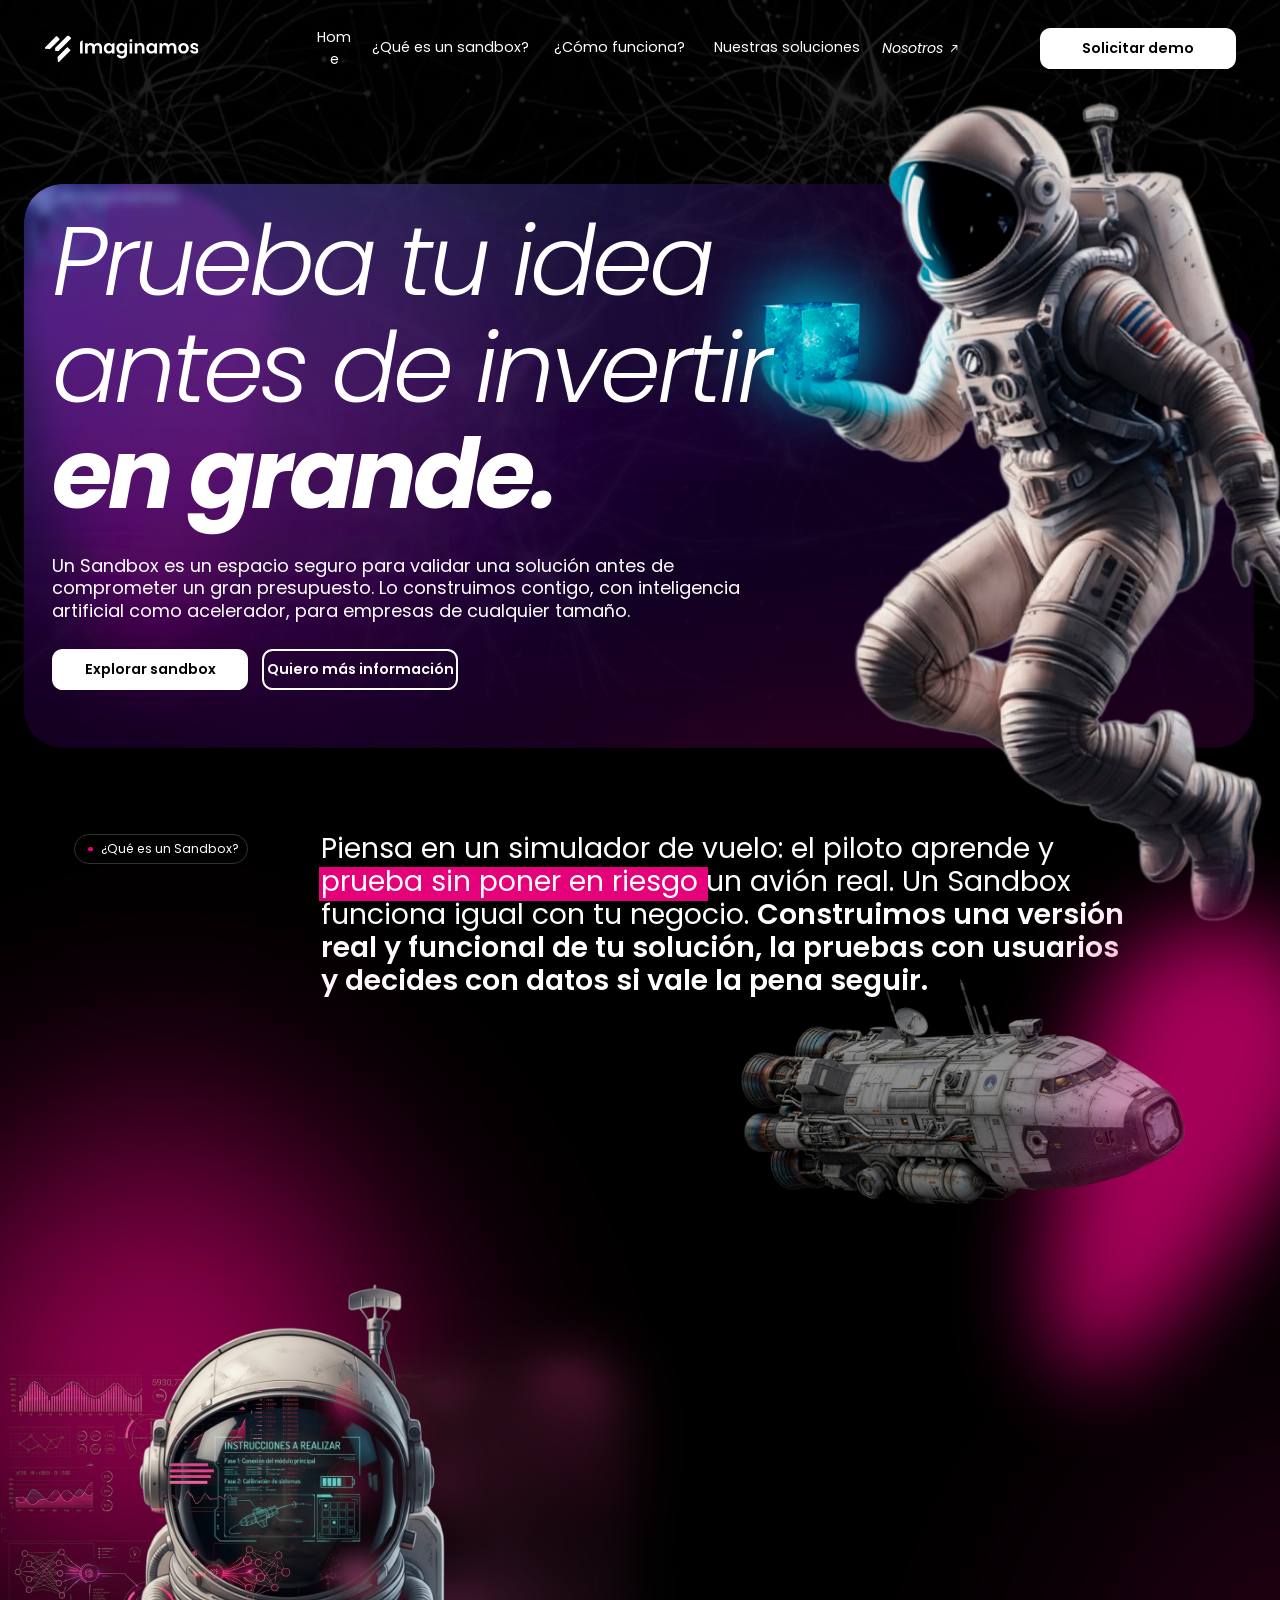
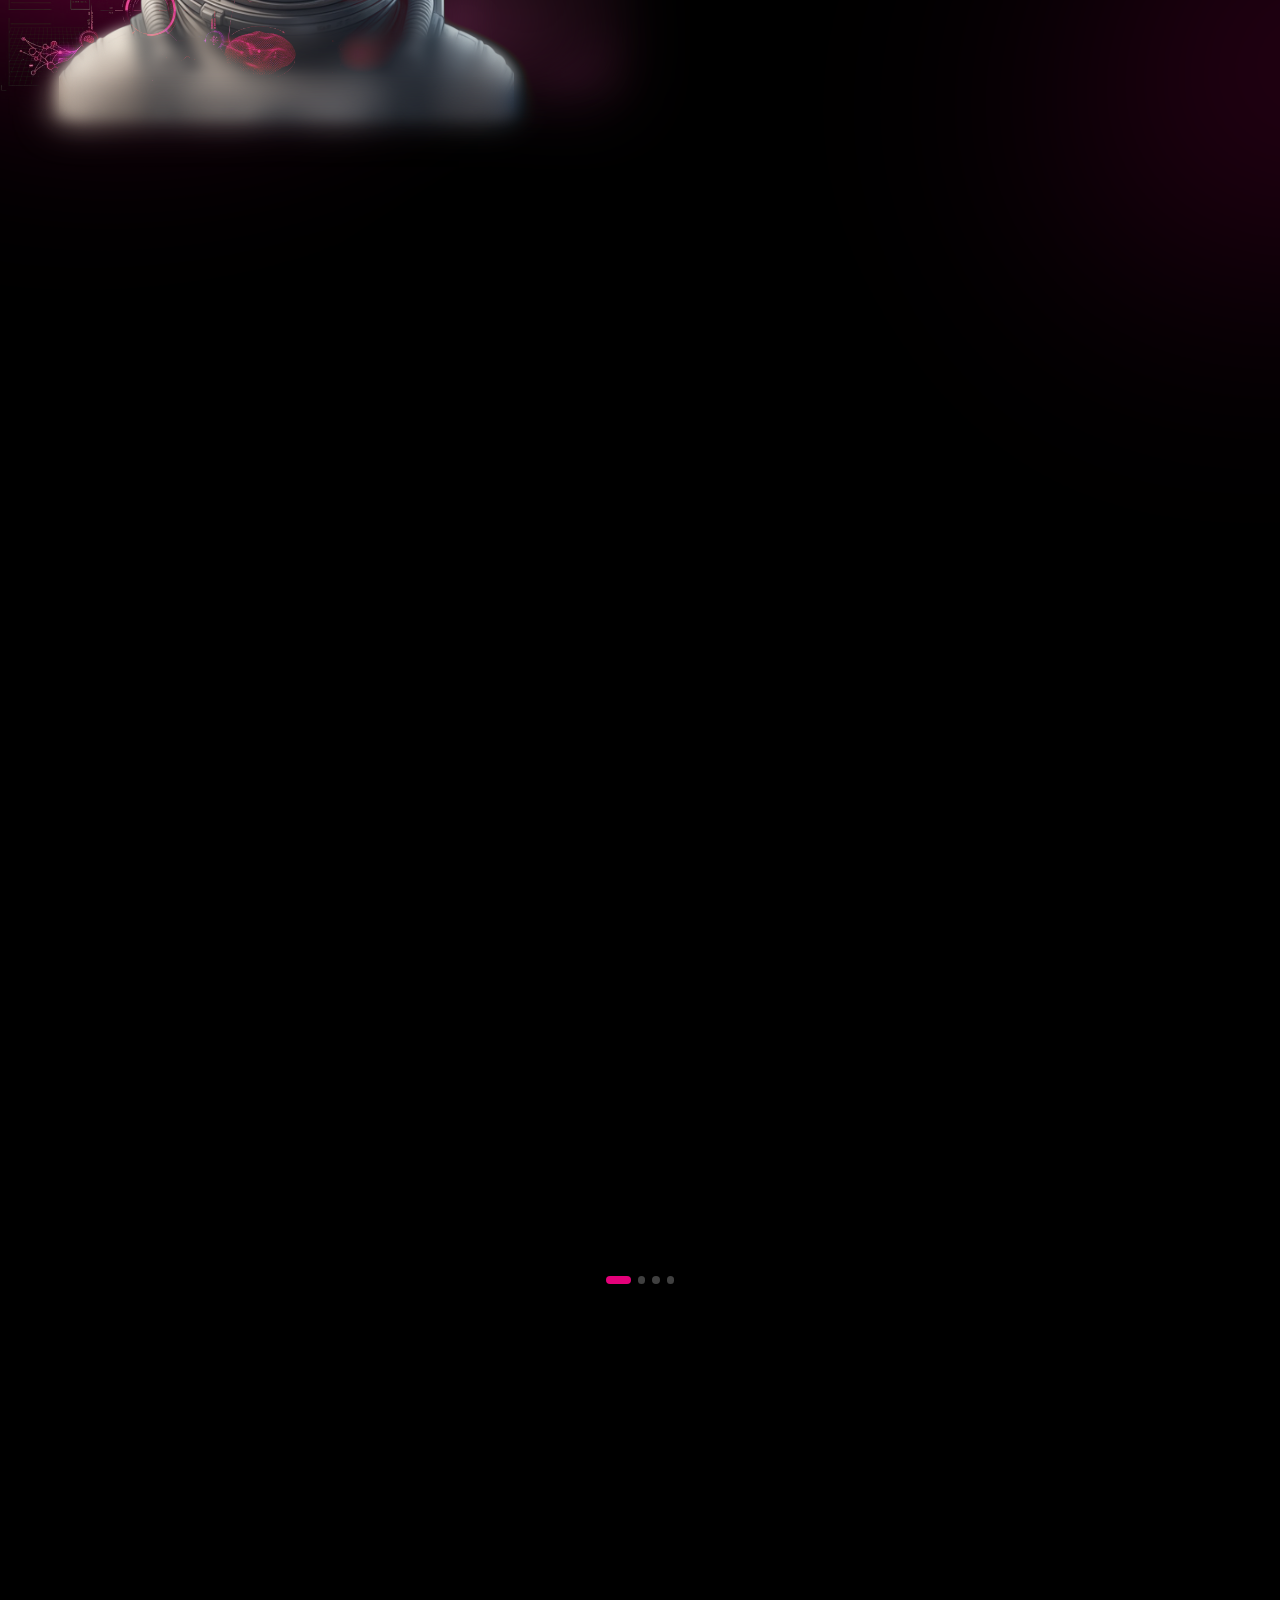
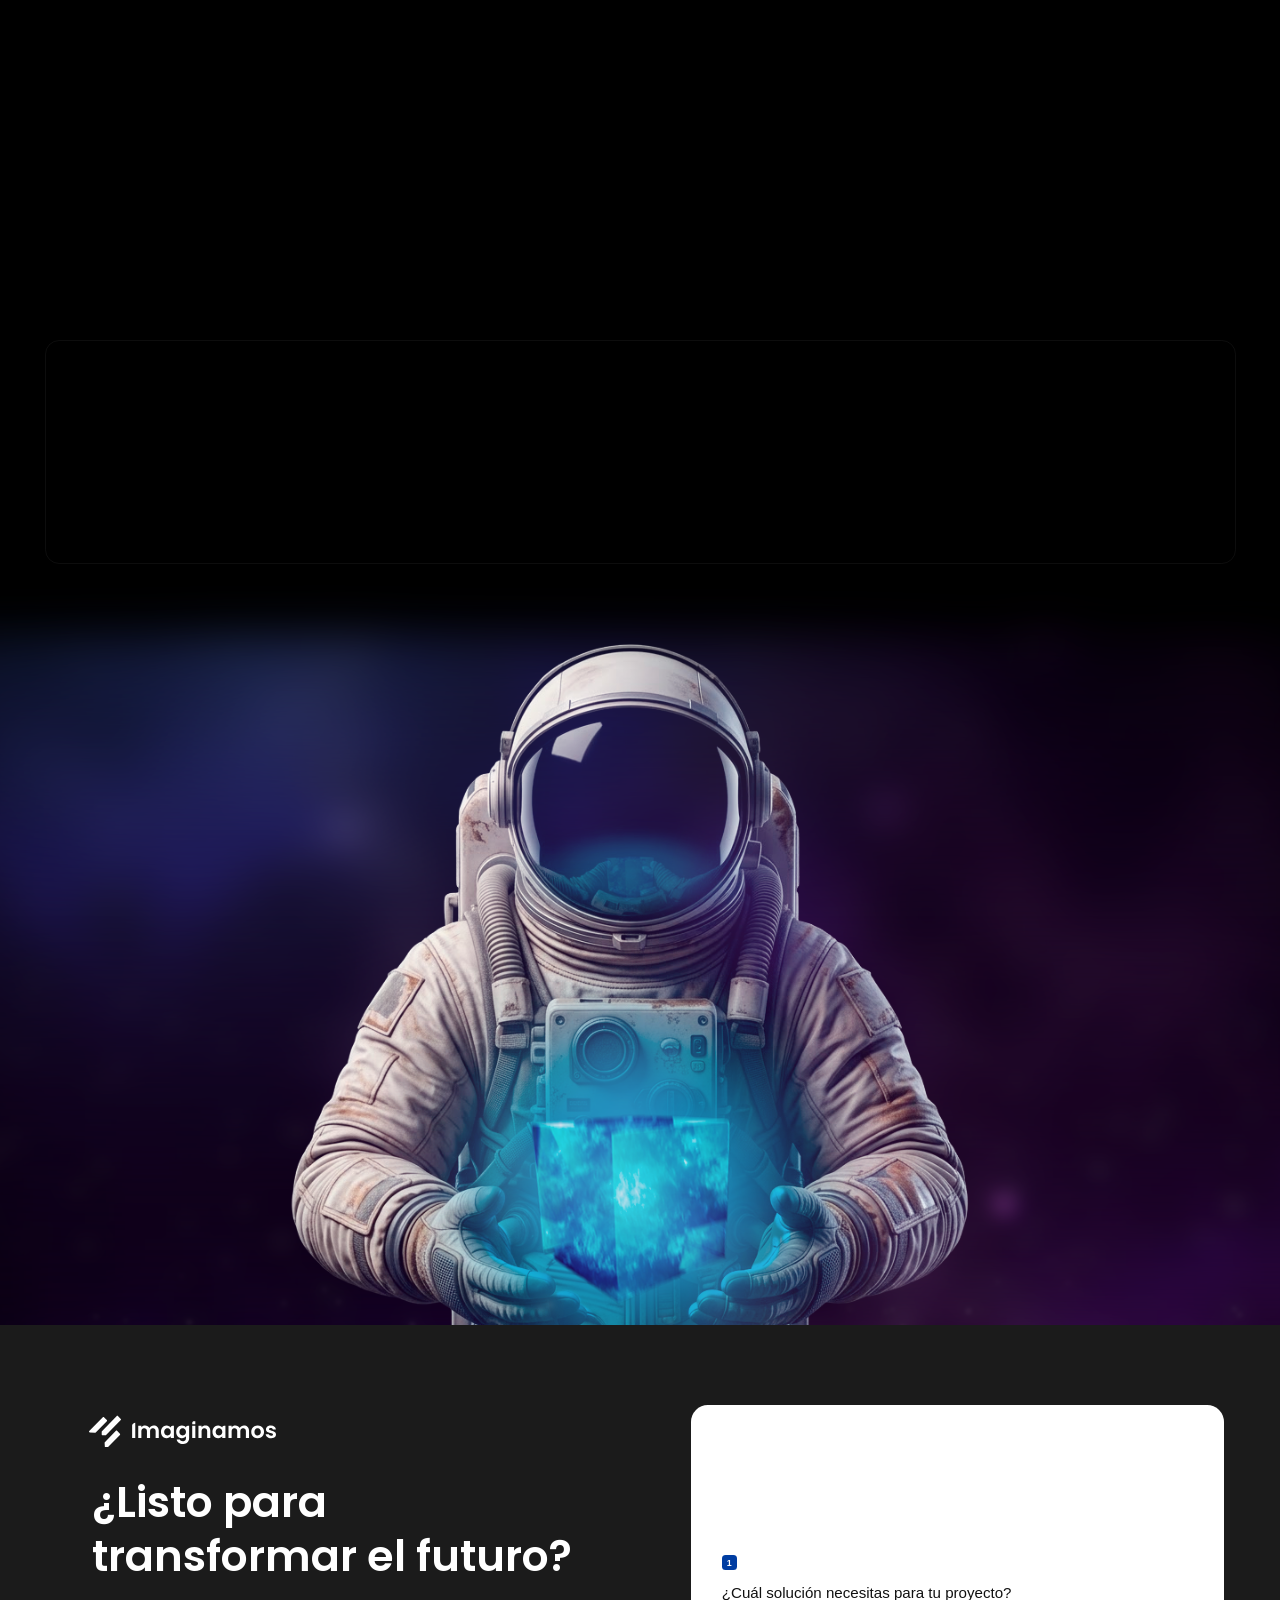
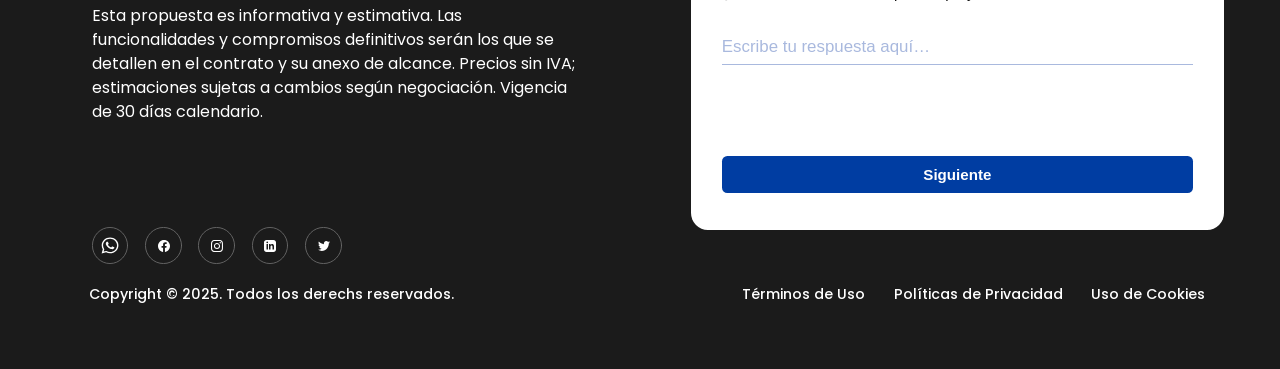
<file: index.html>
<!doctype html>
<html lang="es" data-correo="comercial@imaginamos.com" data-endpoint="https://script.google.com/macros/s/AKfycbyDhNXSuGdcjugfnYkGy0RPZm1F614-_yxD63lu6CV3ULzPGOA869sMmJthfdkn5P_N/exec">
<head>
<meta charset="utf-8">
<meta name="viewport" content="width=device-width, initial-scale=1">
<title>Sandbox Imaginamos | Prueba tu idea antes de invertir en grande</title>
<meta name="description" content="Un Sandbox es un espacio seguro para validar una solución antes de comprometer un gran presupuesto. Lo construimos contigo, con inteligencia artificial como acelerador.">
<link rel="preload" href="fonts/poppins-300i-latin.woff2" as="font" type="font/woff2" crossorigin>
<link rel="stylesheet" href="css/fuentes.css">
<link rel="stylesheet" href="css/base.css">
<link rel="stylesheet" href="css/figma.css">
<link rel="stylesheet" href="css/componentes.css">
<script>document.documentElement.classList.add('js');</script>
</head>
<body>
<main class="lienzo lienzo-d" data-ancho="1440"><div class="d1" data-node-id="1:2"><div class="d2" data-node-id="23:1003" style="filter:none;opacity:0.58"><div style="position:absolute;inset:-72px;-webkit-mask-image:linear-gradient(to bottom,#000 384.3px,transparent 1135.0px);mask-image:linear-gradient(to bottom,#000 384.3px,transparent 1135.0px)"><div style="position:absolute;inset:72px;filter:blur(28.85px)"><img style="opacity:1" class="d3" src="assets/desktop/imgImage7.png" alt=""></div></div><div style="position:absolute;inset:-72px;-webkit-mask-image:linear-gradient(to bottom,transparent 9.0px,#000 384.3px);mask-image:linear-gradient(to bottom,transparent 9.0px,#000 384.3px)"><div style="position:absolute;inset:72px;filter:blur(20.1px)"><img style="opacity:1" class="d3" src="assets/desktop/imgImage7.png" alt=""></div></div><div style="position:absolute;inset:-72px;-webkit-mask-image:linear-gradient(to bottom,transparent 384.3px,#000 759.7px);mask-image:linear-gradient(to bottom,transparent 384.3px,#000 759.7px)"><div style="position:absolute;inset:72px;filter:blur(11.35px)"><img style="opacity:1" class="d3" src="assets/desktop/imgImage7.png" alt=""></div></div><div style="position:absolute;inset:-72px;-webkit-mask-image:linear-gradient(to bottom,transparent 759.7px,#000 1135.0px);mask-image:linear-gradient(to bottom,transparent 759.7px,#000 1135.0px)"><div style="position:absolute;inset:72px;filter:blur(2.6px)"><img style="opacity:1" class="d3" src="assets/desktop/imgImage7.png" alt=""></div></div></div><div class="d4 flota f-final" data-node-id="22:999" style="mix-blend-mode:screen"><div class="d5"><img class="d6" src="assets/desktop/imgImage6.png" alt=""></div></div><div class="d7 barra" data-node-id="22:795"></div><div class="d8 barra" data-node-id="15:653"></div><div class="d9 barra b2" data-node-id="15:655"></div><div class="d10 barra" data-node-id="9:376"></div><div class="d11 par par-c" data-node-id="9:308" style="mix-blend-mode:lighten"><img class="d12" src="assets/desktop/imgImage2.png" alt=""></div><div class="d13" data-node-id="5:2" style="-webkit-backdrop-filter:blur(5.6px);backdrop-filter:blur(5.6px);-webkit-mask-image:url(assets/desktop/imgRectangle1.png);mask-image:url(assets/desktop/imgRectangle1.png);-webkit-mask-size:100% 100%;mask-size:100% 100%"><img class="d14" src="assets/desktop/imgRectangle1.png" alt="" width="1384" height="634"></div><div class="d15 flota f-astro sigue" data-node-id="8:18"><img class="d16" src="assets/desktop/imgImaginamosAstronauta1.png" alt=""></div><div class="d17" id="inicio" data-node-id="8:249"><a class="d18" data-node-id="8:250" href="#inicio" aria-label="Imaginamos"><div class="d19" data-node-id="8:251"><div class="d20" data-node-id="8:252"><div class="d21" data-node-id="8:253"><div class="d22" data-node-id="8:256" style="-webkit-mask-image:url(assets/desktop/imgGroup.svg);mask-image:url(assets/desktop/imgGroup.svg)"><img class="d14" src="assets/desktop/imgGroup1.svg" alt=""></div></div></div></div></a><div class="d23" data-node-id="8:271"><a class="d24" data-node-id="8:272" href="#inicio"><div class="d25" data-node-id="8:273"></div><div class="d26" data-node-id="8:274"><p class="d27">Home</p></div></a><a class="d28" data-node-id="8:279" href="#que-es"><div class="d29" data-node-id="8:280"></div><div class="d30" data-node-id="8:281"><p class="d27">¿Qué es un sandbox?</p></div></a><a class="d28" data-node-id="9:297" href="#como-funciona"><div class="d29" data-node-id="9:298"></div><div class="d31" data-node-id="9:299"><p class="d27">¿Cómo funciona?</p></div></a><a class="d28" data-node-id="9:301" href="#soluciones"><div class="d29" data-node-id="9:302"></div><div class="d31" data-node-id="9:303"><p class="d27">Nuestras soluciones</p></div></a><a class="d32" data-node-id="8:275" href="#por-que"><div class="d33" data-node-id="8:276"><p class="d27">Nosotros</p></div><div class="d34" data-node-id="8:277"><div class="d35"><div class="d36"><img class="d14" src="assets/desktop/imgIcon.svg" alt=""></div></div></div></a></div><a class="d37" data-node-id="8:290" href="#contacto"><p class="d38" data-node-id="I8:290;202:2811">Solicitar demo</p></a></div><div class="d39 rv rv-a" data-node-id="9:305"><p class="d40">Prueba tu idea</p><p class="d41"><span class="d42">antes de invertir </span><span class="d43">en grande.</span></p></div><p class="d44 rv rv-b" data-node-id="9:311">Un Sandbox es un espacio seguro para validar una solución antes de comprometer un gran presupuesto. Lo construimos contigo, con inteligencia artificial como acelerador, para empresas de cualquier tamaño.</p><a class="d45 rv rv-c" data-node-id="9:313" href="#soluciones"><p class="d38" data-node-id="I9:313;202:2811">Explorar sandbox</p></a><a class="d46 rv rv-d" data-node-id="9:317" href="#contacto"><p class="d47" data-node-id="I9:317;210:1052">Quiero más información</p></a><div class="d48 rv rv-l" id="que-es" data-node-id="9:364"><div class="d49" data-node-id="9:365"><div class="d50" data-node-id="9:366"><div class="d51" data-node-id="9:371" style="-webkit-mask-image:url(assets/desktop/imgBackground.svg);mask-image:url(assets/desktop/imgBackground.svg)"></div></div><div class="d52" data-node-id="9:372"><p class="d53">¿Qué es un Sandbox?</p></div></div></div><div class="d54 rv rv-l" id="como-funciona" data-node-id="10:382"></div><p class="d55 rv rv-s r1" data-node-id="9:373"><span class="d56">Piensa en un simulador de vuelo: el piloto aprende y prueba sin poner en riesgo un avión real. Un Sandbox funciona igual con tu negocio. </span><span class="d57">Construimos una versión real y funcional de tu solución, la pruebas con usuarios y decides con datos si vale la pena seguir.</span></p><p class="d58 rv rv-s r1" data-node-id="15:652">Elige el punto en el que está tu proyecto. Cada Sandbox tiene un objetivo, un equipo y un resultado concreto. Toca «Ver cómo se usa» en cualquiera para entender para qué sirve, cómo trabajarías con nosotros y ver un ejemplo.</p><p class="d59 rv rv-s r1" data-node-id="15:794">Trabajamos como un equipo que se integra con el tuyo, no como un proveedor que entrega y desaparece.</p><div class="d60 par par-a" data-node-id="10:380"><div class="d61"><div class="d62"><div class="d63"><img class="d64" src="assets/desktop/imgEllipse1.svg" alt=""></div></div></div></div><div class="d65 par par-b" data-node-id="11:395"><div class="d66"><div class="d67"><div class="d68"><img class="d64" src="assets/desktop/imgEllipse2.svg" alt=""></div></div></div></div><div class="d69 par par-a" data-node-id="12:484"><div class="d66"><div class="d67"><div class="d68"><img class="d64" src="assets/desktop/imgEllipse3.svg" alt=""></div></div></div></div><div class="d70 flota f-casco" data-node-id="11:393" style="filter:none"><div style="position:absolute;inset:-60px;-webkit-mask-image:linear-gradient(to bottom,#000 483.3px,transparent 572.0px);mask-image:linear-gradient(to bottom,#000 483.3px,transparent 572.0px)"><div style="position:absolute;inset:60px"><img class="d16" src="assets/desktop/imgImage3.png" alt=""></div></div><div style="position:absolute;inset:-60px;-webkit-mask-image:linear-gradient(to bottom,transparent 439.0px,#000 483.3px);mask-image:linear-gradient(to bottom,transparent 439.0px,#000 483.3px)"><div style="position:absolute;inset:60px;filter:blur(7.93px)"><img class="d16" src="assets/desktop/imgImage3.png" alt=""></div></div><div style="position:absolute;inset:-60px;-webkit-mask-image:linear-gradient(to bottom,transparent 483.3px,#000 527.7px);mask-image:linear-gradient(to bottom,transparent 483.3px,#000 527.7px)"><div style="position:absolute;inset:60px;filter:blur(15.87px)"><img class="d16" src="assets/desktop/imgImage3.png" alt=""></div></div><div style="position:absolute;inset:-60px;-webkit-mask-image:linear-gradient(to bottom,transparent 527.7px,#000 572.0px);mask-image:linear-gradient(to bottom,transparent 527.7px,#000 572.0px)"><div style="position:absolute;inset:60px;filter:blur(23.8px)"><img class="d16" src="assets/desktop/imgImage3.png" alt=""></div></div></div><div class="d71 paso" data-node-id="11:397"><div class="d72" data-node-id="11:440"><img class="d14" src="assets/desktop/imgHeroiconsOutlineLightBulb.svg" alt=""></div><p class="d73" data-node-id="11:406">No necesitas saber de tecnología. Basta con describir el problema que quieres resolver o el proceso que quieres mejorar.</p><div class="d74" data-node-id="11:431"><div class="d75" data-node-id="11:432" style="-webkit-text-stroke:8px #e5017a;paint-order:stroke fill"><p class="d76">1</p></div><div class="d77" data-node-id="11:433"><div class="d78" data-node-id="11:435"><div class="d79" data-node-id="11:436"><p class="d80">Nos cuentas tu idea o reto</p></div></div></div></div></div><div class="d81 paso" data-node-id="11:443"><div class="d82" data-node-id="11:454"><img class="d14" src="assets/desktop/imgGardenBox3DStroke16.svg" alt=""></div><p class="d73" data-node-id="11:446">Diseñamos, construimos y validamos una primera versión funcional en pocas semanas, con un equipo dedicado.</p><div class="d74" data-node-id="11:447"><div class="d75" data-node-id="11:448" style="-webkit-text-stroke:8px #e5017a;paint-order:stroke fill"><p class="d76">2</p></div><div class="d77" data-node-id="11:449"><div class="d78" data-node-id="11:450"><div class="d83" data-node-id="11:451"><p class="d80">La probamos en un espacio seguro</p></div></div></div></div></div><div class="d84 paso" data-node-id="11:457"><div class="d85" data-node-id="11:473"><img class="d14" src="assets/desktop/imgFamiconsStatsChartOutline.svg" alt=""></div><p class="d73" data-node-id="11:460">Recibes resultados, recomendaciones y una hoja de ruta para continuar, ajustar o detenerte a tiempo.</p><div class="d74" data-node-id="11:461"><div class="d75" data-node-id="11:462" style="-webkit-text-stroke:8px #e5017a;paint-order:stroke fill"><p class="d76">3</p></div><div class="d77" data-node-id="11:463"><div class="d78" data-node-id="11:464"><div class="d86" data-node-id="11:465"><p class="d80">Decides con información real.</p></div></div></div></div></div><div class="d87" data-node-id="12:482" style="filter:none"><div style="position:absolute;inset:-125px;-webkit-mask-image:linear-gradient(to right,#000 519.9px,transparent 689.6px);mask-image:linear-gradient(to right,#000 519.9px,transparent 689.6px)"><div style="position:absolute;inset:125px"><div class="d88"><img class="d89" src="assets/desktop/imgImage4.png" alt=""></div></div></div><div style="position:absolute;inset:-125px;-webkit-mask-image:linear-gradient(to right,transparent 435.1px,#000 519.9px);mask-image:linear-gradient(to right,transparent 435.1px,#000 519.9px)"><div style="position:absolute;inset:125px;filter:blur(16.67px)"><div class="d88"><img class="d89" src="assets/desktop/imgImage4.png" alt=""></div></div></div><div style="position:absolute;inset:-125px;-webkit-mask-image:linear-gradient(to right,transparent 519.9px,#000 604.7px);mask-image:linear-gradient(to right,transparent 519.9px,#000 604.7px)"><div style="position:absolute;inset:125px;filter:blur(33.33px)"><div class="d88"><img class="d89" src="assets/desktop/imgImage4.png" alt=""></div></div></div><div style="position:absolute;inset:-125px;-webkit-mask-image:linear-gradient(to right,transparent 604.7px,#000 689.6px);mask-image:linear-gradient(to right,transparent 604.7px,#000 689.6px)"><div style="position:absolute;inset:125px;filter:blur(50.0px)"><div class="d88"><img class="d89" src="assets/desktop/imgImage4.png" alt=""></div></div></div></div><div class="d90 rv rv-r r2" data-node-id="15:546"><button class="d91" data-node-id="15:547" type="button" data-tab aria-pressed="true"><p class="d92" data-node-id="15:548">Explora</p></button><button class="d93" data-node-id="15:549" type="button" data-tab aria-pressed="false"><p class="d92" data-node-id="15:550">Construye AI</p></button><button class="d94" data-node-id="15:551" type="button" data-tab aria-pressed="false"><p class="d92" data-node-id="15:552">Acelera</p></button><button class="d93" data-node-id="15:648" type="button" data-tab aria-pressed="false"><p class="d92" data-node-id="15:649">QA</p></button></div><div class="d95 rv rv-h" data-node-id="15:537"><div class="d96" data-node-id="15:553"><div class="d97" data-node-id="15:554"><div class="sb sbd-der" data-sb="0"><h4>¿Cómo se usa?</h4><div class="sbd-pasos"><p>1) Nos cuentas tu idea o problema.</p><p>2) Definimos juntos las funciones indispensables y cómo se vería.</p><p>3) Construimos una versión funcional y la pruebas con usuarios reales.</p><p>4) Recibes el resultado y decides si seguir, ajustar o detenerte.</p></div><h4 class="sbd-h-ejemplo">Ejemplo:</h4><div class="sbd-ejemplo"><p>Una cadena de gimnasios quiere una app para reservar clases.</p><p>En 8 semanas tiene una versión que puede probar con socios antes de invertir en el desarrollo completo.</p></div><h4 class="sbd-h-equipo">Equipo:</h4><p class="sbd-equipo">PM, consultor de negocio, tech lead, UX/UI, desarrollador y QA.</p></div><div class="sb sbd-der" data-sb="1" hidden><h4>¿Cómo se usa?</h4><div class="sbd-pasos"><p>1) Nos muestras cómo funciona hoy el proceso.</p><p>2) Identificamos el punto de mayor impacto y lo probamos con IA usando datos de muestra.</p><p>3) Recibes la prueba de concepto, sus resultados y la hoja de ruta para implementarla.</p></div><h4 class="sbd-h-ejemplo">Ejemplo:</h4><div class="sbd-ejemplo"><p>Una empresa recibe cientos de facturas al mes y las revisa a mano.</p><p>El Sandbox prueba si una IA puede leerlas y clasificarlas, y mide cuánto tiempo se ahorraría.</p></div><h4 class="sbd-h-equipo">Equipo:</h4><p class="sbd-equipo">PM, UX/UI, desarrolladores y QA.</p></div><div class="sb sbd-der" data-sb="2" hidden><h4>¿Cómo se usa?</h4><div class="sbd-pasos"><p>1) Nos cuentas qué tienes hoy y qué quieres lograr.</p><p>2) Analizamos el mercado, la competencia y tu cliente ideal.</p><p>3) Recibes un plan de lanzamiento con prioridades, canales y acciones concretas.</p></div><h4 class="sbd-h-ejemplo">Ejemplo:</h4><div class="sbd-ejemplo"><p>Una startup ya tiene su app, pero no sabe a qué clientes dirigirse ni cuánto cobrar.</p><p>El Sandbox define el segmento, el mensaje, el precio y los canales.</p></div><h4 class="sbd-h-equipo">Equipo:</h4><p class="sbd-equipo">PM, consultor, UX/UI, desarrollador y QA.</p></div><div class="sb sbd-der" data-sb="3" hidden><h4>¿Cómo se usa?</h4><div class="sbd-pasos"><p>1) Nos indicas qué revisar y cuáles son los flujos clave, como registro, compra o formularios.</p><p>2) Preparamos un entorno de pruebas y configuramos nuestro agente de QA.</p><p>3) El agente recorre la aplicación como un usuario y recibes un informe con capturas, ordenado por gravedad.</p></div><h4 class="sbd-h-ejemplo">Ejemplo:</h4><div class="sbd-ejemplo"><p>Una tienda en línea va a lanzar su nuevo proceso de compra.</p><p>Antes de publicarlo, el agente lo recorre completo y entrega la lista de errores para corregirlos.</p></div><h4 class="sbd-h-equipo">Equipo:</h4><p class="sbd-equipo">PM, líder de QA, QA y desarrollador.</p></div></div><div class="d106" data-node-id="15:578"><div class="d106" data-node-id="15:579"><img class="d16" src="assets/desktop/imgImageRappi.png" alt=""><div class="d107" data-node-id="15:669"><img class="d16" src="assets/desktop/imgImage5.png" alt=""></div></div><div class="d108" data-node-id="15:580" style="background-image:linear-gradient(140.8225352539642deg,rgba(0,0,0,0.550) 0.00%,rgba(31,0,15,0.606) 12.50%,rgba(61,0,30,0.663) 25.00%,rgba(92,0,46,0.719) 37.50%,rgba(122,0,61,0.775) 50.00%,rgba(153,0,76,0.831) 62.50%,rgba(184,0,92,0.887) 75.00%,rgba(214,0,107,0.944) 87.50%,rgba(245,0,122,1.000) 100.00%)"><div class="sb sbd-izq" data-sb="0"><div class="sbd-aire"></div><h3 class="sbd-titulo">Sandbox Explora</h3><dl class="sbd-datos"><div class="sbd-fila"><dt>¿Para quien?</dt><dd>Empresas con una idea, reto u oportunidad.</dd></div><div class="sbd-fila"><dt>Objetivo</dt><dd>Convertir tu idea en una solución probada</dd></div><div class="sbd-fila"><dt>Duración</dt><dd>8 semanas</dd></div><div class="sbd-fila"><dt>Desde</dt><dd>$46.000.000 + IVA</dd></div><div class="sbd-fila"><dt>¿Para qué?</dt><dd>Verificar si tu idea es viable antes de invertir.</dd></div></dl><a class="sbd-boton" href="#contacto">Ver caso completo</a><div class="sbd-pie"></div></div><div class="sb sbd-izq" data-sb="1" hidden><div class="sbd-aire"></div><h3 class="sbd-titulo">Sandbox Construye AI</h3><dl class="sbd-datos"><div class="sbd-fila"><dt>¿Para quien?</dt><dd>Empresas con procesos que quieren automatizar con IA.</dd></div><div class="sbd-fila"><dt>Objetivo</dt><dd>Validar si tu proceso se puede automatizar con inteligencia artificial</dd></div><div class="sbd-fila"><dt>Duración</dt><dd>6 semanas</dd></div><div class="sbd-fila"><dt>Desde</dt><dd>$34.500.000 + IVA</dd></div><div class="sbd-fila"><dt>¿Para qué?</dt><dd>Saber qué parte de un proceso conviene automatizar y cuánto se podría ahorrar, antes de comprometer presupuesto.</dd></div></dl><a class="sbd-boton" href="#contacto">Ver caso completo</a><div class="sbd-pie"></div></div><div class="sb sbd-izq" data-sb="2" hidden><div class="sbd-aire"></div><h3 class="sbd-titulo">Sandbox Acelera</h3><dl class="sbd-datos"><div class="sbd-fila"><dt>¿Para quien?</dt><dd>Quien ya tiene un producto, prototipo o MVP y quiere salir al mercado.</dd></div><div class="sbd-fila"><dt>Objetivo</dt><dd>Diseñar la estrategia de llegada al mercado de tu solución</dd></div><div class="sbd-fila"><dt>Duración</dt><dd>5 semanas</dd></div><div class="sbd-fila"><dt>Desde</dt><dd>$29.500.000 + IVA</dd></div><div class="sbd-fila"><dt>¿Para qué?</dt><dd>Saber a quién venderle, qué mensaje usar, cuánto cobrar y por dónde llegar a tus clientes.</dd></div></dl><a class="sbd-boton" href="#contacto">Ver caso completo</a><div class="sbd-pie"></div></div><div class="sb sbd-izq" data-sb="3" hidden><div class="sbd-aire"></div><h3 class="sbd-titulo">Sandbox QA</h3><dl class="sbd-datos"><div class="sbd-fila"><dt>¿Para quien?</dt><dd>Empresas con un sitio, aplicación o proceso automatizado listo para validar.</dd></div><div class="sbd-fila"><dt>Objetivo</dt><dd>Detectar errores antes de publicar</dd></div><div class="sbd-fila"><dt>Duración</dt><dd>4 semanas</dd></div><div class="sbd-fila"><dt>Desde</dt><dd>$25.300.000 + IVA</dd></div><div class="sbd-fila"><dt>¿Para qué?</dt><dd>Encontrar fallas en tu sitio o aplicación antes de que las vean tus clientes.</dd></div></dl><a class="sbd-boton" href="#contacto">Ver caso completo</a><div class="sbd-pie"></div></div></div></div></div></div><div class="d120" data-node-id="15:588"><button type="button" class="punto" data-punto aria-label="Sandbox Explora" aria-current="true"></button><button type="button" class="punto" data-punto aria-label="Sandbox Construye AI"></button><button type="button" class="punto" data-punto aria-label="Sandbox Acelera"></button><button type="button" class="punto" data-punto aria-label="Sandbox QA"></button></div><div class="d123 rv rv-i" data-node-id="15:762"><div class="d124" data-node-id="15:763"><img class="d16" src="assets/desktop/imgImage.png" alt=""></div><div class="d124" data-node-id="15:764" style="background-image:linear-gradient(167.15184607922578deg,rgba(13,13,13,0.920) 11.30%,rgba(13,13,13,0.600) 54.84%,rgba(42,11,27,0.560) 60.28%,rgba(71,10,40,0.520) 65.72%,rgba(100,8,54,0.480) 71.16%,rgba(129,6,68,0.440) 76.60%,rgba(158,5,81,0.400) 82.05%,rgba(187,3,95,0.360) 87.49%,rgba(216,2,108,0.320) 92.93%,rgba(245,0,122,0.280) 98.37%)"></div><div class="d124" data-node-id="15:765"><div class="d125" data-node-id="15:766"><p class="d126" data-node-id="15:767">Mira un Sandbox en acción</p><button class="d127" data-node-id="15:768" type="button" data-demo><p class="d128" data-node-id="15:769">Ver demo</p></button></div></div><p class="d129" data-node-id="15:771">Te mostramos cómo se ve una solución construida en el Sandbox, paso a paso.</p></div><div class="d130 rv rv-l" id="por-que" data-node-id="15:593"><p class="d131" data-node-id="15:594">¿Por qué Imaginamos?</p></div><div class="d132" data-node-id="15:595"><div class="d133" data-node-id="15:596"><div class="d134 rv rv-s porque" data-node-id="15:597"><div class="d135" data-node-id="15:598"><div class="d136"><p class="d137" data-node-id="15:599">01</p></div></div><div class="d138" data-node-id="15:600"><div class="d139"><p class="d140" data-node-id="15:601">IA desde el inicio</p></div></div><div class="d141" data-node-id="15:602"><div class="d139"><p class="d142" data-node-id="15:603">la inteligencia artificial acelera cada fase, no es un añadido al final.</p></div></div></div><div class="d143 rv rv-s r1 porque" data-node-id="15:604"><div class="d135" data-node-id="15:605"><div class="d136"><p class="d137" data-node-id="15:606">02</p></div></div><div class="d144" data-node-id="15:607"><div class="d139"><p class="d145" data-node-id="15:608">Equipo dedicado</p></div></div><div class="d146" data-node-id="15:609"><div class="d139"><p class="d142" data-node-id="15:610">Un PM y especialistas en negocio, tecnología, diseño y calidad.</p></div></div></div><div class="d147 rv rv-s r2 porque" data-node-id="15:611"><div class="d135" data-node-id="15:612"><div class="d136"><p class="d137" data-node-id="15:613">03</p></div></div><div class="d138" data-node-id="15:614"><div class="d139"><p class="d148" data-node-id="15:615">Transferencia de conocimiento.</p></div></div><div class="d141" data-node-id="15:616"><div class="d139"><p class="d149" data-node-id="15:617">Tu equipo aprende el proceso y queda preparado para seguir.</p></div></div></div><div class="d150 rv rv-s r3 porque" data-node-id="15:618"><div class="d151" data-node-id="15:619"><div class="d136"><p class="d137" data-node-id="15:620">04</p></div></div><div class="d152" data-node-id="15:621"><div class="d139"><p class="d140" data-node-id="15:622">Resultados medibles</p></div></div><div class="d153" data-node-id="15:623"><div class="d139"><p class="d154" data-node-id="15:624">Indicadores claros desde el primer día y validación con usuarios reales.</p></div></div></div></div></div><div class="d155" id="contacto" data-node-id="23:1007"><div class="d156" data-node-id="23:1008"></div><div class="d157" data-node-id="23:1009"><div class="d158" data-node-id="23:1010"><div class="d159"><img class="d64" src="assets/desktop/imgFrame38.svg" alt=""></div></div><div class="d160" data-node-id="23:1014"><div class="d161"><img class="d64" src="assets/desktop/imgFrame37.svg" alt=""></div></div></div><div class="d162" data-node-id="23:1026"><div class="d163 rv rv-l" data-node-id="23:1027"><p class="d164" data-node-id="23:1028">¿Listo para transformar el futuro?</p><div class="d165" data-node-id="23:1029"><p class="d166">Esta propuesta es informativa y estimativa. Las funcionalidades y compromisos definitivos serán los que se detallen en el contrato y su anexo de alcance. Precios sin IVA; estimaciones sujetas a cambios según negociación. Vigencia de 30 días calendario.</p><p class="d167">​</p></div></div></div><div class="d168" data-node-id="23:1030"><a class="d169" data-node-id="23:1031" href="https://www.imaginamos.com/politicas-y-terminos/" target="_blank" rel="noopener"><p class="d170" data-node-id="23:1032">Términos de Uso</p></a><a class="d171" data-node-id="23:1033" href="https://www.imaginamos.com/politicas-y-terminos/" target="_blank" rel="noopener"><p class="d170" data-node-id="23:1034">Políticas de Privacidad</p></a><a class="d169" data-node-id="23:1035" href="https://www.imaginamos.com/politicas-y-terminos/" target="_blank" rel="noopener"><p class="d170" data-node-id="23:1036">Uso de Cookies</p></a></div><div class="d172" data-node-id="23:1037"><div class="d173" data-node-id="23:1038"><a class="d174" data-node-id="23:1039" href="https://wa.me/573113817338" target="_blank" rel="noopener" aria-label="WhatsApp"><div class="d175" data-node-id="23:1040"><div class="d176"><img class="d64" src="assets/desktop/imgEllipse4.svg" alt=""></div></div><div class="d177" data-node-id="23:1041"><div class="d178" data-node-id="23:1042"><img class="d14" src="assets/desktop/imgWhatsapp1.svg" alt=""></div></div></a><a class="d174" data-node-id="23:1044" href="https://www.facebook.com/ImaginamosCo" target="_blank" rel="noopener" aria-label="Facebook"><div class="d175" data-node-id="23:1045"><div class="d176"><img class="d64" src="assets/desktop/imgEllipse4.svg" alt=""></div></div><div class="d179" data-node-id="23:1046"><div class="d180" data-node-id="23:1047"><img class="d14" src="assets/desktop/imgFrame.svg" alt=""></div></div></a><a class="d174" data-node-id="23:1050" href="https://www.instagram.com/imaginamosco/" target="_blank" rel="noopener" aria-label="Instagram"><div class="d175" data-node-id="23:1051"><div class="d176"><img class="d64" src="assets/desktop/imgEllipse4.svg" alt=""></div></div><div class="d179" data-node-id="23:1052"><div class="d180" data-node-id="23:1053"><img class="d14" src="assets/desktop/imgInstagramSeeklogoCom1.svg" alt=""></div></div></a><a class="d174" data-node-id="23:1056" href="https://co.linkedin.com/company/imaginamos" target="_blank" rel="noopener" aria-label="LinkedIn"><div class="d175" data-node-id="23:1057"><div class="d176"><img class="d64" src="assets/desktop/imgEllipse4.svg" alt=""></div></div><div class="d179" data-node-id="23:1058"><div class="d181" data-node-id="23:1059"><img class="d14" src="assets/desktop/imgIconmonstrLinkedin31.svg" alt=""></div></div></a><a class="d174" data-node-id="23:1061" href="https://x.com/imaginamosco" target="_blank" rel="noopener" aria-label="X"><div class="d175" data-node-id="23:1062"><div class="d176"><img class="d64" src="assets/desktop/imgEllipse4.svg" alt=""></div></div><div class="d179" data-node-id="23:1063"><div class="d181" data-node-id="23:1064"><img class="d14" src="assets/desktop/imgIconmonstrTwitter11.svg" alt=""></div></div></a></div><div class="d182" data-node-id="23:1066"><p class="d170" data-node-id="23:1067">Copyright © 2025. Todos los derechs reservados.</p></div></div></div><div class="d183 rv rv-r r1" data-node-id="23:1005"><form class="fm" novalidate data-formulario><div class="fm-cuerpo"><div class="fm-paso" data-paso="0"><span class="fm-num" aria-hidden="true">1</span><label class="fm-pregunta" for="fm-solucion-d">¿Cuál solución necesitas para tu proyecto?</label><input class="fm-campo" id="fm-solucion-d" name="solucion" type="text" placeholder="Escribe tu respuesta aquí…" required aria-describedby="fm-error-d"></div><div class="fm-paso" data-paso="1" hidden><span class="fm-num" aria-hidden="true">2</span><label class="fm-pregunta" for="fm-nombre-d">¿Cuál es tu nombre?</label><input class="fm-campo" id="fm-nombre-d" name="nombre" type="text" placeholder="Nombre y apellido" required autocomplete="name" aria-describedby="fm-error-d"></div><div class="fm-paso" data-paso="2" hidden><span class="fm-num" aria-hidden="true">3</span><label class="fm-pregunta" for="fm-empresa-d">¿En qué empresa trabajas?</label><input class="fm-campo" id="fm-empresa-d" name="empresa" type="text" placeholder="Nombre de la empresa" required autocomplete="organization" aria-describedby="fm-error-d"></div><div class="fm-paso" data-paso="3" hidden><span class="fm-num" aria-hidden="true">4</span><label class="fm-pregunta" for="fm-correo-d">¿A qué correo te escribimos?</label><input class="fm-campo" id="fm-correo-d" name="correo" type="email" placeholder="nombre@empresa.com" required autocomplete="email" aria-describedby="fm-error-d"></div><div class="fm-paso" data-paso="4" hidden><span class="fm-num" aria-hidden="true">5</span><label class="fm-pregunta" for="fm-telefono-d">¿Un teléfono de contacto? (opcional)</label><input class="fm-campo" id="fm-telefono-d" name="telefono" type="tel" placeholder="Ej.: 300 123 4567" autocomplete="tel" aria-describedby="fm-error-d"></div><p class="fm-error" id="fm-error-d" role="alert"></p></div><div class="fm-trampa" aria-hidden="true"><label>No llenar este campo<input name="sitio_web" type="text" tabindex="-1" autocomplete="off"></label></div><div class="fm-fin" hidden tabindex="-1" role="status"><div data-fin="ok"><p class="fm-fin-titulo">Recibimos tu solicitud.</p><p class="fm-fin-texto">Gracias. Nuestro equipo comercial te escribirá pronto al correo que indicaste.</p></div><div data-fin="error" hidden><p class="fm-fin-titulo">No pudimos enviar tu solicitud.</p><p class="fm-fin-texto">Inténtalo de nuevo en unos minutos o escríbenos a <a class="fm-fin-correo" href="#"></a>.</p></div><div data-fin="correo" hidden><p class="fm-fin-titulo">Tu mensaje quedó listo.</p><p class="fm-fin-texto">Se abrió tu correo con la solicitud preparada: solo falta enviarla. Si no se abrió, escríbenos a <a class="fm-fin-correo" href="#"></a>.</p></div></div><div class="fm-acciones"><button type="button" class="fm-atras" hidden>Atrás</button><button type="submit" class="fm-enviar">Siguiente</button></div></form></div><div class="d185 flota f-nave" data-node-id="40:853"><div class="d186"><div class="d187"><div class="d188"><img class="d189" src="assets/desktop/imgSinTitulo11.png" alt=""></div></div></div></div><div class="d190 rv rv-l" id="soluciones" data-node-id="15:538"><div class="d191" data-node-id="15:539"><div class="d139"><div class="d192" data-node-id="15:540"><div class="d193" data-node-id="15:541"></div><div class="d194" data-node-id="15:542"><div class="d195" data-node-id="15:543"><p class="d196">Nuestros 4 Sandbox</p><p class="d197">​</p></div></div></div><div class="d198" data-node-id="15:544"><p class="d199" data-node-id="15:545">Nuestros 4 Sandbox</p></div></div></div></div></div></main>
<main class="lienzo lienzo-m" data-ancho="390"><div class="m1" data-node-id="23:1154"><div class="m2 barra" data-node-id="24:1291"></div><div class="m3 barra b2" data-node-id="24:1293"></div><div class="m4 par par-b" data-node-id="23:1216"><div class="m5"><div class="m6"><div class="m7"><img class="m8" src="assets/mobile/imgEllipse2.svg" alt=""></div></div></div></div><div class="m9 flota f-casco" data-node-id="23:1217" style="filter:none"><div style="position:absolute;inset:-60px;-webkit-mask-image:linear-gradient(to bottom,#000 343.6px,transparent 403.0px);mask-image:linear-gradient(to bottom,#000 343.6px,transparent 403.0px)"><div style="position:absolute;inset:60px"><img class="m10" src="assets/mobile/imgImage3.png" alt=""></div></div><div style="position:absolute;inset:-60px;-webkit-mask-image:linear-gradient(to bottom,transparent 313.9px,#000 343.6px);mask-image:linear-gradient(to bottom,transparent 313.9px,#000 343.6px)"><div style="position:absolute;inset:60px;filter:blur(7.93px)"><img class="m10" src="assets/mobile/imgImage3.png" alt=""></div></div><div style="position:absolute;inset:-60px;-webkit-mask-image:linear-gradient(to bottom,transparent 343.6px,#000 373.3px);mask-image:linear-gradient(to bottom,transparent 343.6px,#000 373.3px)"><div style="position:absolute;inset:60px;filter:blur(15.87px)"><img class="m10" src="assets/mobile/imgImage3.png" alt=""></div></div><div style="position:absolute;inset:-60px;-webkit-mask-image:linear-gradient(to bottom,transparent 373.3px,#000 403.0px);mask-image:linear-gradient(to bottom,transparent 373.3px,#000 403.0px)"><div style="position:absolute;inset:60px;filter:blur(23.8px)"><img class="m10" src="assets/mobile/imgImage3.png" alt=""></div></div></div><div class="m11" data-node-id="23:1218" style="filter:none"><div style="position:absolute;inset:-125px;-webkit-mask-image:linear-gradient(to right,#000 389.0px,transparent 502.4px);mask-image:linear-gradient(to right,#000 389.0px,transparent 502.4px)"><div style="position:absolute;inset:125px"><div class="m12"><img class="m13" src="assets/mobile/imgImage4.png" alt=""></div></div></div><div style="position:absolute;inset:-125px;-webkit-mask-image:linear-gradient(to right,transparent 332.3px,#000 389.0px);mask-image:linear-gradient(to right,transparent 332.3px,#000 389.0px)"><div style="position:absolute;inset:125px;filter:blur(16.67px)"><div class="m12"><img class="m13" src="assets/mobile/imgImage4.png" alt=""></div></div></div><div style="position:absolute;inset:-125px;-webkit-mask-image:linear-gradient(to right,transparent 389.0px,#000 445.7px);mask-image:linear-gradient(to right,transparent 389.0px,#000 445.7px)"><div style="position:absolute;inset:125px;filter:blur(33.33px)"><div class="m12"><img class="m13" src="assets/mobile/imgImage4.png" alt=""></div></div></div><div style="position:absolute;inset:-125px;-webkit-mask-image:linear-gradient(to right,transparent 445.7px,#000 502.4px);mask-image:linear-gradient(to right,transparent 445.7px,#000 502.4px)"><div style="position:absolute;inset:125px;filter:blur(50.0px)"><div class="m12"><img class="m13" src="assets/mobile/imgImage4.png" alt=""></div></div></div></div><div class="m14 par par-a" data-node-id="23:1204"><div class="m15"><div class="m16"><div class="m17"><img class="m8" src="assets/mobile/imgEllipse1.svg" alt=""></div></div></div></div><div class="m18 flota f-nave" data-node-id="10:377"><div class="m19"><div class="m20"><div class="m21"><img class="m22" src="assets/mobile/imgSinTitulo11.png" alt=""></div></div></div></div><div class="m23" id="m-inicio" data-node-id="23:1155"><div class="m24" data-node-id="23:1156"><button class="m25" data-node-id="23:1157" type="button" data-menu aria-label="Abrir menú" aria-expanded="false"><div class="m26" data-node-id="I23:1157;20:7757"><img class="m27" src="assets/mobile/imgMenu.svg" alt=""></div></button><a class="m28" data-node-id="23:1158" href="#m-inicio" aria-label="Imaginamos"><img class="m27" src="assets/mobile/imgGroup.svg" alt=""></a></div></div><div class="m29" data-node-id="23:1176" style="-webkit-backdrop-filter:blur(5.6px);backdrop-filter:blur(5.6px);-webkit-mask-image:url(assets/mobile/imgRectangle1.png);mask-image:url(assets/mobile/imgRectangle1.png);-webkit-mask-size:100% 100%;mask-size:100% 100%"><img class="m27" src="assets/mobile/imgRectangle1.png" alt="" width="354" height="439.5"></div><div class="m30 rv rv-o rv-a" data-node-id="23:1178"><p class="m31">Prueba tu idea</p><p class="m32"><span class="m33">antes de invertir </span><span class="m34">en grande.</span></p></div><p class="m35 rv rv-b" data-node-id="23:1179">Un Sandbox es un espacio seguro para validar una solución antes de comprometer un gran presupuesto. Lo construimos contigo, con inteligencia artificial como acelerador, para empresas de cualquier tamaño.</p><a class="m36 rv rv-c" data-node-id="23:1180" href="#m-soluciones"><p class="m37" data-node-id="I23:1180;202:2811">Explorar sandbox</p></a><a class="m38 rv rv-d" data-node-id="23:1181" href="#m-contacto"><p class="m39" data-node-id="I23:1181;210:1052">Quiero más información</p></a><div class="m40 rv rv-l" id="m-que-es" data-node-id="23:1187"><div class="m41" data-node-id="23:1188"><div class="m42" data-node-id="23:1189"><div class="m43" data-node-id="23:1194" style="-webkit-mask-image:url(assets/mobile/imgBackground.svg);mask-image:url(assets/mobile/imgBackground.svg)"></div></div><div class="m44" data-node-id="23:1195"><p class="m45">¿Qué es un Sandbox?</p></div></div></div><div class="m46 barra" data-node-id="23:1198"></div><p class="m47 rv rv-s r1" data-node-id="23:1199"><span class="m48">Piensa en un simulador de vuelo: el piloto aprende y prueba sin poner en riesgo un avión real. Un Sandbox funciona igual con tu negocio. </span><span class="m49">Construimos una versión real y funcional de tu solución, la pruebas con usuarios y decides con datos si vale la pena seguir.</span></p><div class="m50 rv rv-l" id="m-como-funciona" data-node-id="23:1206"></div><div class="m51 paso" data-node-id="23:1250"><div class="m52" data-node-id="23:1251"><img class="m27" src="assets/mobile/imgHeroiconsOutlineLightBulb.svg" alt=""></div><p class="m53" data-node-id="23:1253">No necesitas saber de tecnología. Basta con describir el problema que quieres resolver o el proceso que quieres mejorar.</p><div class="m54" data-node-id="23:1254"><div class="m55" data-node-id="23:1255" style="-webkit-text-stroke:8px #e5017a;paint-order:stroke fill"><p class="m56">1</p></div><div class="m57" data-node-id="23:1256"><div class="m58" data-node-id="23:1257"><div class="m59" data-node-id="23:1258"><p class="m60">Nos cuentas tu idea o reto</p></div></div></div></div></div><div class="m61 paso" data-node-id="23:1259"><div class="m62" data-node-id="23:1260"><img class="m27" src="assets/mobile/imgGardenBox3DStroke16.svg" alt=""></div><p class="m53" data-node-id="23:1262">Diseñamos, construimos y validamos una primera versión funcional en pocas semanas, con un equipo dedicado.</p><div class="m63" data-node-id="23:1263"><div class="m64" data-node-id="23:1264" style="-webkit-text-stroke:8px #e5017a;paint-order:stroke fill"><p class="m56">2</p></div><div class="m65" data-node-id="23:1265"><div class="m66" data-node-id="23:1266"><div class="m67" data-node-id="23:1267"><p class="m60">La probamos en un espacio seguro</p></div></div></div></div></div><div class="m68 paso" data-node-id="23:1268"><div class="m69" data-node-id="23:1269"><img class="m27" src="assets/mobile/imgFamiconsStatsChartOutline.svg" alt=""></div><p class="m70" data-node-id="23:1274">Recibes resultados, recomendaciones y una hoja de ruta para continuar, ajustar o detenerte a tiempo.</p><div class="m71" data-node-id="23:1275"><div class="m72" data-node-id="23:1276" style="-webkit-text-stroke:8px #e5017a;paint-order:stroke fill"><p class="m56">3</p></div><div class="m73" data-node-id="23:1277"><div class="m74" data-node-id="23:1278"><div class="m75" data-node-id="23:1279"><p class="m60">Decides con información real.</p></div></div></div></div></div><div class="m76 rv rv-l" id="m-soluciones" data-node-id="23:1281"><div class="m77" data-node-id="23:1282"><div class="m78" data-node-id="23:1283"></div><div class="m79" data-node-id="23:1284"><div class="m80" data-node-id="23:1285"><p class="m81">Nuestros 4 Sandbox</p><p class="m82">​</p></div></div></div><div class="m83" data-node-id="23:1286"><p class="m84" data-node-id="23:1287">Nuestros 4 Sandbox</p></div></div><p class="m85 rv rv-s r1" data-node-id="24:1290">Elige el punto en el que está tu proyecto. Cada Sandbox tiene un objetivo, un equipo y un resultado concreto. Toca «Ver cómo se usa» en cualquiera para entender para qué sirve, cómo trabajarías con nosotros y ver un ejemplo.</p><div class="m86" data-node-id="24:1326" style="width:369px;overflow-x:auto;scrollbar-width:none"><button class="m87" data-node-id="24:1327" type="button" data-tab aria-pressed="true"><p class="m88" data-node-id="24:1328">Explora</p></button><button class="m89" data-node-id="24:1329" type="button" data-tab aria-pressed="false"><p class="m88" data-node-id="24:1330">Construye AI</p></button><button class="m90" data-node-id="24:1331" type="button" data-tab aria-pressed="false"><p class="m88" data-node-id="24:1332">Acelera</p></button><button class="m89" data-node-id="24:1333" type="button" data-tab aria-pressed="false"><p class="m88" data-node-id="24:1334">QA</p></button></div><div class="m91" data-node-id="24:1306" style="height:auto;min-height:1156px"><div class="m92" data-node-id="24:1307" style="height:auto;min-height:622px"><div class="m93" data-node-id="24:1308"><img class="m10" src="assets/mobile/imgImageRappi.png" alt=""></div><div class="m94" data-node-id="24:1309" style="background-image:linear-gradient(146.199889498867deg,rgba(255,68,26,0.333) 0.00%,rgba(223,60,23,0.360) 12.50%,rgba(191,51,20,0.387) 25.00%,rgba(159,42,16,0.414) 37.50%,rgba(128,34,13,0.442) 50.00%,rgba(96,26,10,0.469) 62.50%,rgba(64,17,6,0.496) 75.00%,rgba(32,8,3,0.523) 87.50%,rgba(0,0,0,0.550) 100.00%)"></div><div class="m95" data-node-id="24:1310"></div><div class="m96" data-node-id="24:1335" style="height:auto;bottom:27px"><div class="m97" data-node-id="24:1336" style="height:100%"><img class="m10" src="assets/mobile/imgImageRappi.png" alt=""><div class="m98" data-node-id="24:1337" style="height:calc(100% + 76px)"><img class="m10" src="assets/mobile/imgImage5.png" alt=""></div></div><div class="m99" data-node-id="24:1338" style="background-image:linear-gradient(136.62653440037815deg,rgba(0,0,0,0.550) 0.00%,rgba(31,0,15,0.606) 12.50%,rgba(61,0,30,0.663) 25.00%,rgba(92,0,46,0.719) 37.50%,rgba(122,0,61,0.775) 50.00%,rgba(153,0,76,0.831) 62.50%,rgba(184,0,92,0.887) 75.00%,rgba(214,0,107,0.944) 87.50%,rgba(245,0,122,1.000) 100.00%);height:auto;bottom:0"></div></div><div class="sb sbm-izq" data-sb="0"><h3 class="sbm-titulo">Sandbox Explora</h3><dl class="sbm-datos"><div class="sbm-fila"><dt>¿Para quien?</dt><dd>Empresas con una idea, reto u oportunidad.</dd></div><div class="sbm-fila"><dt>Objetivo</dt><dd>Convertir tu idea en una solución probada</dd></div><div class="sbm-fila"><dt>Duración</dt><dd>8 semanas</dd></div><div class="sbm-fila"><dt>Desde</dt><dd>$46.000.000 + IVA</dd></div><div class="sbm-fila"><dt>¿Para qué?</dt><dd>Verificar si tu idea es viable antes de invertir.</dd></div></dl><a class="sbm-boton" href="#m-contacto">Ver caso completo</a></div><div class="sb sbm-izq" data-sb="1" hidden><h3 class="sbm-titulo">Sandbox Construye AI</h3><dl class="sbm-datos"><div class="sbm-fila"><dt>¿Para quien?</dt><dd>Empresas con procesos que quieren automatizar con IA.</dd></div><div class="sbm-fila"><dt>Objetivo</dt><dd>Validar si tu proceso se puede automatizar con inteligencia artificial</dd></div><div class="sbm-fila"><dt>Duración</dt><dd>6 semanas</dd></div><div class="sbm-fila"><dt>Desde</dt><dd>$34.500.000 + IVA</dd></div><div class="sbm-fila"><dt>¿Para qué?</dt><dd>Saber qué parte de un proceso conviene automatizar y cuánto se podría ahorrar, antes de comprometer presupuesto.</dd></div></dl><a class="sbm-boton" href="#m-contacto">Ver caso completo</a></div><div class="sb sbm-izq" data-sb="2" hidden><h3 class="sbm-titulo">Sandbox Acelera</h3><dl class="sbm-datos"><div class="sbm-fila"><dt>¿Para quien?</dt><dd>Quien ya tiene un producto, prototipo o MVP y quiere salir al mercado.</dd></div><div class="sbm-fila"><dt>Objetivo</dt><dd>Diseñar la estrategia de llegada al mercado de tu solución</dd></div><div class="sbm-fila"><dt>Duración</dt><dd>5 semanas</dd></div><div class="sbm-fila"><dt>Desde</dt><dd>$29.500.000 + IVA</dd></div><div class="sbm-fila"><dt>¿Para qué?</dt><dd>Saber a quién venderle, qué mensaje usar, cuánto cobrar y por dónde llegar a tus clientes.</dd></div></dl><a class="sbm-boton" href="#m-contacto">Ver caso completo</a></div><div class="sb sbm-izq" data-sb="3" hidden><h3 class="sbm-titulo">Sandbox QA</h3><dl class="sbm-datos"><div class="sbm-fila"><dt>¿Para quien?</dt><dd>Empresas con un sitio, aplicación o proceso automatizado listo para validar.</dd></div><div class="sbm-fila"><dt>Objetivo</dt><dd>Detectar errores antes de publicar</dd></div><div class="sbm-fila"><dt>Duración</dt><dd>4 semanas</dd></div><div class="sbm-fila"><dt>Desde</dt><dd>$25.300.000 + IVA</dd></div><div class="sbm-fila"><dt>¿Para qué?</dt><dd>Encontrar fallas en tu sitio o aplicación antes de que las vean tus clientes.</dd></div></dl><a class="sbm-boton" href="#m-contacto">Ver caso completo</a></div></div><div class="m113" data-node-id="24:1317" style="height:auto"><div class="sb sbm-der" data-sb="0"><h4>¿Cómo se usa?</h4><div class="sbm-pasos"><p>1) Nos cuentas tu idea o problema.</p><p>2) Definimos juntos las funciones indispensables y cómo se vería.</p><p>3) Construimos una versión funcional y la pruebas con usuarios reales.</p><p>4) Recibes el resultado y decides si seguir, ajustar o detenerte.</p></div><h4 class="sbm-h-ejemplo">Ejemplo:</h4><div class="sbm-ejemplo"><p>Una cadena de gimnasios quiere una app para reservar clases.</p><p>En 8 semanas tiene una versión que puede probar con socios antes de invertir en el desarrollo completo.</p></div><h4 class="sbm-h-equipo">Equipo:</h4><p class="sbm-equipo">PM, consultor de negocio, tech lead, UX/UI, desarrollador y QA.</p></div><div class="sb sbm-der" data-sb="1" hidden><h4>¿Cómo se usa?</h4><div class="sbm-pasos"><p>1) Nos muestras cómo funciona hoy el proceso.</p><p>2) Identificamos el punto de mayor impacto y lo probamos con IA usando datos de muestra.</p><p>3) Recibes la prueba de concepto, sus resultados y la hoja de ruta para implementarla.</p></div><h4 class="sbm-h-ejemplo">Ejemplo:</h4><div class="sbm-ejemplo"><p>Una empresa recibe cientos de facturas al mes y las revisa a mano.</p><p>El Sandbox prueba si una IA puede leerlas y clasificarlas, y mide cuánto tiempo se ahorraría.</p></div><h4 class="sbm-h-equipo">Equipo:</h4><p class="sbm-equipo">PM, UX/UI, desarrolladores y QA.</p></div><div class="sb sbm-der" data-sb="2" hidden><h4>¿Cómo se usa?</h4><div class="sbm-pasos"><p>1) Nos cuentas qué tienes hoy y qué quieres lograr.</p><p>2) Analizamos el mercado, la competencia y tu cliente ideal.</p><p>3) Recibes un plan de lanzamiento con prioridades, canales y acciones concretas.</p></div><h4 class="sbm-h-ejemplo">Ejemplo:</h4><div class="sbm-ejemplo"><p>Una startup ya tiene su app, pero no sabe a qué clientes dirigirse ni cuánto cobrar.</p><p>El Sandbox define el segmento, el mensaje, el precio y los canales.</p></div><h4 class="sbm-h-equipo">Equipo:</h4><p class="sbm-equipo">PM, consultor, UX/UI, desarrollador y QA.</p></div><div class="sb sbm-der" data-sb="3" hidden><h4>¿Cómo se usa?</h4><div class="sbm-pasos"><p>1) Nos indicas qué revisar y cuáles son los flujos clave, como registro, compra o formularios.</p><p>2) Preparamos un entorno de pruebas y configuramos nuestro agente de QA.</p><p>3) El agente recorre la aplicación como un usuario y recibes un informe con capturas, ordenado por gravedad.</p></div><h4 class="sbm-h-ejemplo">Ejemplo:</h4><div class="sbm-ejemplo"><p>Una tienda en línea va a lanzar su nuevo proceso de compra.</p><p>Antes de publicarlo, el agente lo recorre completo y entrega la lista de errores para corregirlos.</p></div><h4 class="sbm-h-equipo">Equipo:</h4><p class="sbm-equipo">PM, líder de QA, QA y desarrollador.</p></div></div></div><div class="m124 rv rv-i" data-node-id="24:1405" style="top:calc(4084px + var(--extra,0px))"><div class="m125" data-node-id="24:1406"><img class="m10" src="assets/mobile/imgImage.png" alt=""></div><div class="m125" data-node-id="24:1407" style="background-image:linear-gradient(167.15184607922578deg,rgba(13,13,13,0.920) 11.30%,rgba(13,13,13,0.600) 54.84%,rgba(42,11,27,0.560) 60.28%,rgba(71,10,40,0.520) 65.72%,rgba(100,8,54,0.480) 71.16%,rgba(129,6,68,0.440) 76.60%,rgba(158,5,81,0.400) 82.05%,rgba(187,3,95,0.360) 87.49%,rgba(216,2,108,0.320) 92.93%,rgba(245,0,122,0.280) 98.37%)"></div><div class="m126" data-node-id="24:1408"><div class="m127" data-node-id="24:1409"></div><p class="m128" data-node-id="24:1410">Mira un Sandbox en acción</p><button class="m129" data-node-id="24:1411" type="button" data-demo><p class="m130" data-node-id="24:1412">Ver demo</p></button></div><p class="m131" data-node-id="24:1414">Te mostramos cómo se ve una solución construida en el Sandbox, paso a paso.</p></div><p class="m132 rv rv-l" id="m-por-que" data-node-id="24:1417" style="top:calc(4417px + var(--extra,0px))">¿Por qué Imaginamos?</p><div class="m133 barra" data-node-id="24:1421" style="top:calc(4477px + var(--extra,0px))"></div><div class="m134 barra b2" data-node-id="24:1424" style="top:calc(4504px + var(--extra,0px))"></div><p class="m135 rv rv-s r1" data-node-id="24:1422" style="top:calc(4478px + var(--extra,0px))">Trabajamos como un equipo que se integra con el tuyo, no como un proveedor que entrega y desaparece.</p><div class="m136" data-node-id="24:1455" style="top:calc(4593px + var(--extra,0px))"><div class="m137 rv rv-s porque" data-node-id="24:1457"><div class="m138" data-node-id="24:1458"><div class="m139"><p class="m140" data-node-id="24:1459">01</p></div></div><div class="m141" data-node-id="24:1460"><div class="m142"><p class="m143" data-node-id="24:1461">IA desde el inicio</p></div></div><div class="m144" data-node-id="24:1462"><div class="m142"><p class="m145" data-node-id="24:1463">la inteligencia artificial acelera cada fase, no es un añadido al final.</p></div></div></div><div class="m146 rv rv-s porque" data-node-id="24:1464"><div class="m138" data-node-id="24:1465"><div class="m139"><p class="m140" data-node-id="24:1466">02</p></div></div><div class="m147" data-node-id="24:1467"><div class="m142"><p class="m148" data-node-id="24:1468">Equipo dedicado</p></div></div><div class="m149" data-node-id="24:1469"><div class="m142"><p class="m145" data-node-id="24:1470">Un PM y especialistas en negocio, tecnología, diseño y calidad.</p></div></div></div><div class="m137 rv rv-s porque" data-node-id="24:1471"><div class="m138" data-node-id="24:1472"><div class="m139"><p class="m140" data-node-id="24:1473">03</p></div></div><div class="m141" data-node-id="24:1474"><div class="m142"><p class="m150" data-node-id="24:1475">Transferencia de conocimiento.</p></div></div><div class="m144" data-node-id="24:1476"><div class="m142"><p class="m151" data-node-id="24:1477">Tu equipo aprende el proceso y queda preparado para seguir.</p></div></div></div><div class="m152 rv rv-s porque" data-node-id="24:1478"><div class="m153" data-node-id="24:1479"><div class="m139"><p class="m140" data-node-id="24:1480">04</p></div></div><div class="m154" data-node-id="24:1481"><div class="m142"><p class="m143" data-node-id="24:1482">Resultados medibles</p></div></div><div class="m155" data-node-id="24:1483"><div class="m142"><p class="m156" data-node-id="24:1484">Indicadores claros desde el primer día y validación con usuarios reales.</p></div></div></div></div><div class="m157" data-node-id="24:1493" style="filter:none;opacity:0.58;top:calc(5693px + var(--extra,0px))"><div style="position:absolute;inset:-72px;-webkit-mask-image:linear-gradient(to bottom,#000 237.7px,transparent 636.0px);mask-image:linear-gradient(to bottom,#000 237.7px,transparent 636.0px)"><div style="position:absolute;inset:72px;filter:blur(28.85px)"><img style="opacity:1" class="m158" src="assets/mobile/imgImage7.png" alt=""></div></div><div style="position:absolute;inset:-72px;-webkit-mask-image:linear-gradient(to bottom,transparent 38.6px,#000 237.7px);mask-image:linear-gradient(to bottom,transparent 38.6px,#000 237.7px)"><div style="position:absolute;inset:72px;filter:blur(20.1px)"><img style="opacity:1" class="m158" src="assets/mobile/imgImage7.png" alt=""></div></div><div style="position:absolute;inset:-72px;-webkit-mask-image:linear-gradient(to bottom,transparent 237.7px,#000 436.9px);mask-image:linear-gradient(to bottom,transparent 237.7px,#000 436.9px)"><div style="position:absolute;inset:72px;filter:blur(11.35px)"><img style="opacity:1" class="m158" src="assets/mobile/imgImage7.png" alt=""></div></div><div style="position:absolute;inset:-72px;-webkit-mask-image:linear-gradient(to bottom,transparent 436.9px,#000 636.0px);mask-image:linear-gradient(to bottom,transparent 436.9px,#000 636.0px)"><div style="position:absolute;inset:72px;filter:blur(2.6px)"><img style="opacity:1" class="m158" src="assets/mobile/imgImage7.png" alt=""></div></div></div><div class="m159 flota f-final" data-node-id="24:1494" style="top:calc(5692px + var(--extra,0px));mix-blend-mode:screen"><div class="m160"><img class="m161" src="assets/mobile/imgImage6.png" alt=""></div></div><div class="m162" data-node-id="24:1554" style="top:calc(4015px + var(--extra,0px))"><button type="button" class="punto" data-punto aria-label="Sandbox Explora" aria-current="true"></button><button type="button" class="punto" data-punto aria-label="Sandbox Construye AI"></button><button type="button" class="punto" data-punto aria-label="Sandbox Acelera"></button><button type="button" class="punto" data-punto aria-label="Sandbox QA"></button></div><div class="m165" id="m-contacto" data-node-id="24:1560" style="top:calc(6212px + var(--extra,0px))"></div><div class="m166" data-node-id="24:1496" style="top:calc(6245px + var(--extra,0px));bottom:auto;height:37px"><div class="m167" data-node-id="24:1497"><div class="m168"><img class="m8" src="assets/mobile/imgFrame38.svg" alt=""></div></div><div class="m169" data-node-id="24:1501"><div class="m170"><img class="m8" src="assets/mobile/imgFrame37.svg" alt=""></div></div></div><p class="m171 rv rv-l" data-node-id="24:1513" style="top:calc(6339px + var(--extra,0px))">¿Listo para transformar el futuro?</p><div class="m172 rv rv-s r2" data-node-id="24:1514" style="top:calc(6633px + var(--extra,0px))"><form class="fm" novalidate data-formulario><div class="fm-cuerpo"><div class="fm-paso" data-paso="0"><span class="fm-num" aria-hidden="true">1</span><label class="fm-pregunta" for="fm-solucion-m">¿Cuál solución necesitas para tu proyecto?</label><input class="fm-campo" id="fm-solucion-m" name="solucion" type="text" placeholder="Escribe tu respuesta aquí…" required aria-describedby="fm-error-m"></div><div class="fm-paso" data-paso="1" hidden><span class="fm-num" aria-hidden="true">2</span><label class="fm-pregunta" for="fm-nombre-m">¿Cuál es tu nombre?</label><input class="fm-campo" id="fm-nombre-m" name="nombre" type="text" placeholder="Nombre y apellido" required autocomplete="name" aria-describedby="fm-error-m"></div><div class="fm-paso" data-paso="2" hidden><span class="fm-num" aria-hidden="true">3</span><label class="fm-pregunta" for="fm-empresa-m">¿En qué empresa trabajas?</label><input class="fm-campo" id="fm-empresa-m" name="empresa" type="text" placeholder="Nombre de la empresa" required autocomplete="organization" aria-describedby="fm-error-m"></div><div class="fm-paso" data-paso="3" hidden><span class="fm-num" aria-hidden="true">4</span><label class="fm-pregunta" for="fm-correo-m">¿A qué correo te escribimos?</label><input class="fm-campo" id="fm-correo-m" name="correo" type="email" placeholder="nombre@empresa.com" required autocomplete="email" aria-describedby="fm-error-m"></div><div class="fm-paso" data-paso="4" hidden><span class="fm-num" aria-hidden="true">5</span><label class="fm-pregunta" for="fm-telefono-m">¿Un teléfono de contacto? (opcional)</label><input class="fm-campo" id="fm-telefono-m" name="telefono" type="tel" placeholder="Ej.: 300 123 4567" autocomplete="tel" aria-describedby="fm-error-m"></div><p class="fm-error" id="fm-error-m" role="alert"></p></div><div class="fm-trampa" aria-hidden="true"><label>No llenar este campo<input name="sitio_web" type="text" tabindex="-1" autocomplete="off"></label></div><div class="fm-fin" hidden tabindex="-1" role="status"><div data-fin="ok"><p class="fm-fin-titulo">Recibimos tu solicitud.</p><p class="fm-fin-texto">Gracias. Nuestro equipo comercial te escribirá pronto al correo que indicaste.</p></div><div data-fin="error" hidden><p class="fm-fin-titulo">No pudimos enviar tu solicitud.</p><p class="fm-fin-texto">Inténtalo de nuevo en unos minutos o escríbenos a <a class="fm-fin-correo" href="#"></a>.</p></div><div data-fin="correo" hidden><p class="fm-fin-titulo">Tu mensaje quedó listo.</p><p class="fm-fin-texto">Se abrió tu correo con la solicitud preparada: solo falta enviarla. Si no se abrió, escríbenos a <a class="fm-fin-correo" href="#"></a>.</p></div></div><div class="fm-acciones"><button type="button" class="fm-atras" hidden>Atrás</button><button type="submit" class="fm-enviar">Siguiente</button></div></form></div><p class="m174 rv rv-s r1" data-node-id="24:1515" style="top:calc(6519px + var(--extra,0px))">Escribénos para construir juntos ecosistemas digitales y de servicio con mejores oportunidades.</p><div class="m175" data-node-id="24:1516"><div class="m176" data-node-id="24:1517" style="top:calc(6953px + var(--extra,0px));bottom:auto;height:18px"><a class="m177" data-node-id="24:1518" href="https://wa.me/573113817338" target="_blank" rel="noopener" aria-label="WhatsApp"><div class="m178" data-node-id="24:1519"><div class="m179"><img class="m8" src="assets/mobile/imgEllipse3.svg" alt=""></div></div><div class="m180" data-node-id="24:1520"><div class="m181" data-node-id="24:1521"><img class="m27" src="assets/mobile/imgWhatsapp1.svg" alt=""></div></div></a><a class="m177" data-node-id="24:1523" href="https://www.facebook.com/ImaginamosCo" target="_blank" rel="noopener" aria-label="Facebook"><div class="m178" data-node-id="24:1524"><div class="m179"><img class="m8" src="assets/mobile/imgEllipse3.svg" alt=""></div></div><div class="m182" data-node-id="24:1525"><div class="m183" data-node-id="24:1526"><img class="m27" src="assets/mobile/imgFrame.svg" alt=""></div></div></a><a class="m177" data-node-id="24:1529" href="https://www.instagram.com/imaginamosco/" target="_blank" rel="noopener" aria-label="Instagram"><div class="m178" data-node-id="24:1530"><div class="m179"><img class="m8" src="assets/mobile/imgEllipse3.svg" alt=""></div></div><div class="m182" data-node-id="24:1531"><div class="m183" data-node-id="24:1532"><img class="m27" src="assets/mobile/imgInstagramSeeklogoCom1.svg" alt=""></div></div></a><a class="m177" data-node-id="24:1535" href="https://co.linkedin.com/company/imaginamos" target="_blank" rel="noopener" aria-label="LinkedIn"><div class="m178" data-node-id="24:1536"><div class="m179"><img class="m8" src="assets/mobile/imgEllipse3.svg" alt=""></div></div><div class="m182" data-node-id="24:1537"><div class="m184" data-node-id="24:1538"><img class="m27" src="assets/mobile/imgIconmonstrLinkedin31.svg" alt=""></div></div></a><a class="m177" data-node-id="24:1540" href="https://x.com/imaginamosco" target="_blank" rel="noopener" aria-label="X"><div class="m178" data-node-id="24:1541"><div class="m179"><img class="m8" src="assets/mobile/imgEllipse3.svg" alt=""></div></div><div class="m182" data-node-id="24:1542"><div class="m184" data-node-id="24:1543"><img class="m27" src="assets/mobile/imgIconmonstrTwitter11.svg" alt=""></div></div></a></div><div class="m185" data-node-id="24:1545"></div></div><p class="m186" data-node-id="24:1546" style="top:calc(7149px + var(--extra,0px))">Copyright © 2025. Todos los derechos reservados.</p><a class="m187" data-node-id="24:1547" href="https://www.imaginamos.com/politicas-y-terminos/" target="_blank" rel="noopener" style="top:calc(7036px + var(--extra,0px))"><p class="m188" data-node-id="24:1548">Términos de Uso</p></a><a class="m189" data-node-id="24:1549" href="https://www.imaginamos.com/politicas-y-terminos/" target="_blank" rel="noopener" style="top:calc(7070px + var(--extra,0px))"><p class="m188" data-node-id="24:1550">Políticas de Privacidad</p></a><a class="m190" data-node-id="24:1551" href="https://www.imaginamos.com/politicas-y-terminos/" target="_blank" rel="noopener" style="top:calc(7104px + var(--extra,0px))"><p class="m188" data-node-id="24:1552">Uso de Cookies</p></a></div></main>
<nav class="menu-m" id="menu-m" hidden aria-label="Menú principal">
  <a href="#m-inicio">Home</a>
  <a href="#m-que-es">¿Qué es un sandbox?</a>
  <a href="#m-como-funciona">¿Cómo funciona?</a>
  <a href="#m-soluciones">Nuestras soluciones</a>
  <a href="#m-por-que">Nosotros</a>
  <a class="menu-m-cta" href="#m-contacto">Solicitar demo</a>
</nav>
<dialog class="demo" id="demo" aria-label="Demo del Sandbox QA">
  <button type="button" class="demo-cerrar" aria-label="Cerrar la demo">&times;</button>
  <iframe title="Sandbox QA: revisión de calidad paso a paso" data-src="demo/sandbox-qa.html"></iframe>
</dialog>
<script src="js/main.js"></script>
</body>
</html>
</file>
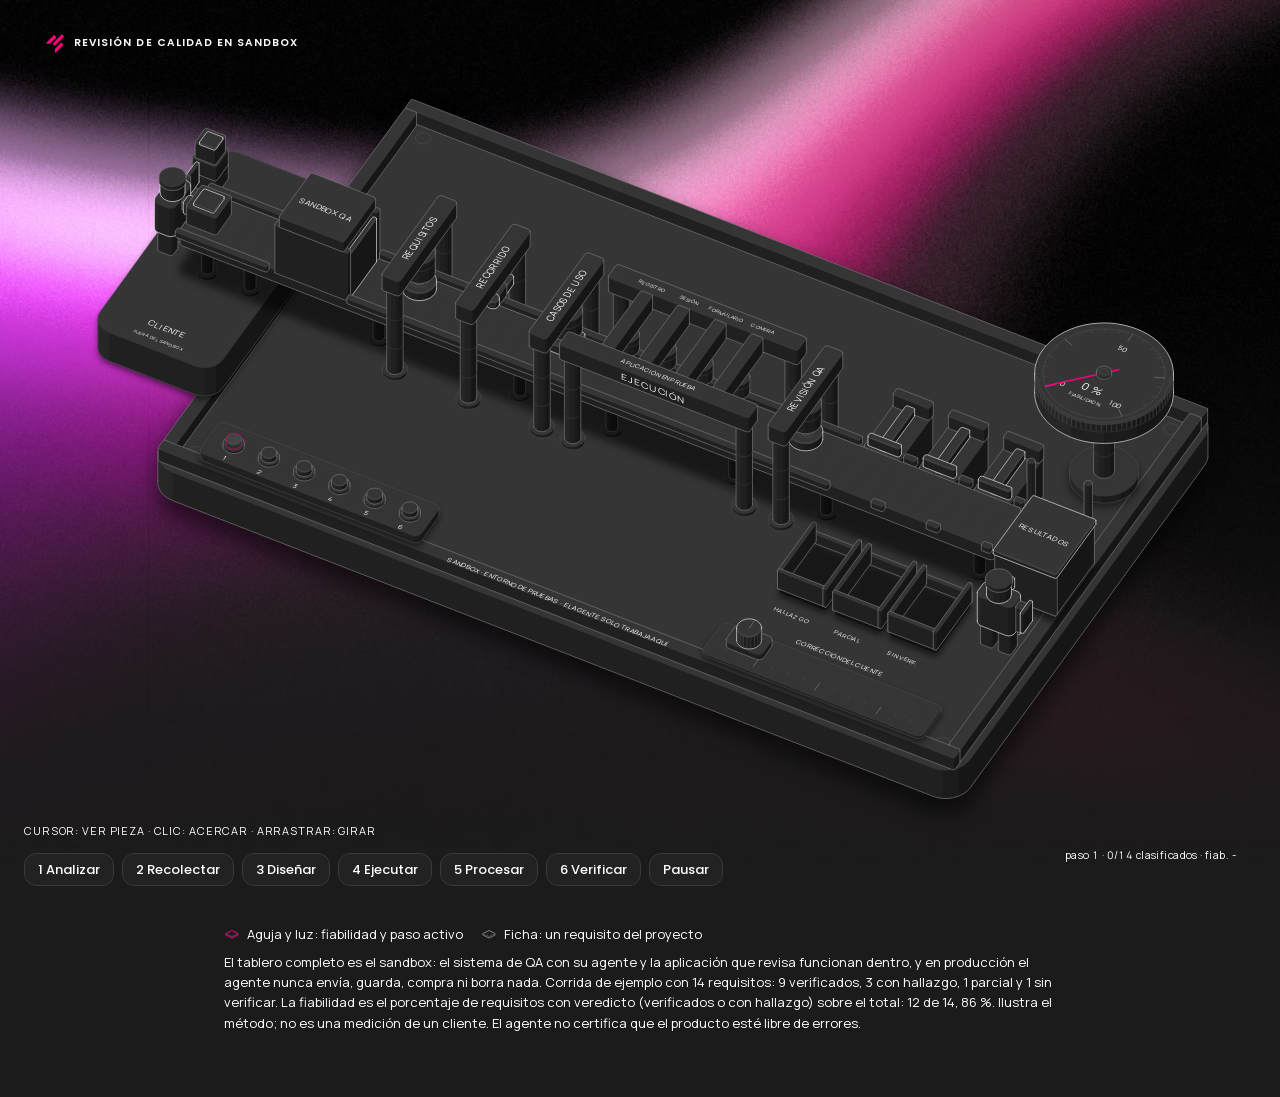
<file: demo/sandbox-qa.html>
<!doctype html><html lang="es" data-marca="imaginamos"><head><meta charset="utf-8"><meta name="viewport" content="width=device-width, initial-scale=1"><title>Revisión de calidad en sandbox</title>
<link rel="stylesheet" href="../css/fuentes.css"><style>
.iso{
  --anatomy-page:#0b0b0b;--anatomy-card:#131313;--anatomy-text:#a3a3a3;--anatomy-strong:#e6e6e6;--anatomy-muted:#6e6e6e;
  --anatomy-paper:#131313;--anatomy-face:#1b1b1b;--anatomy-top:#1c1c1c;
  --anatomy-shade-0:#0f0f0f;--anatomy-shade-1:#121212;--anatomy-shade-2:#151515;--anatomy-shade-3:#181818;
  --anatomy-lit-top:#262626;--anatomy-lit-shade:#1d1d1d;
  --anatomy-hi:#d4d4d4;--anatomy-mid:#6a6a6a;--anatomy-lo:#3e3e3e;--anatomy-faint:#2a2a2a;--anatomy-lit:#ffffff;
  --anatomy-halo:#050505;--anatomy-halo-opacity:.9;--anatomy-dot:#e6e6e6;
  --anatomy-red:#ff6b6b;--anatomy-green:#6be0a0;--anatomy-blue:#6b9bff;
  --anatomy-weight:.6px;--anatomy-ease:cubic-bezier(.32,.72,0,1);
  --anatomy-mono:ui-monospace,"SF Mono",Menlo,Consolas,monospace;
  --anatomy-lift:inset 0 1px 0 0 #ffffff0a,inset 0 0 0 1px #ffffff06,0 0 0 1px #00000026,0 1px 1px -.5px #00000014,0 3px 3px -1.5px #00000014,0 6px 6px -3px #00000014,0 12px 12px -6px #00000014;
}
.iso[data-theme="light"]{
  --anatomy-page:#f2f2ef;--anatomy-card:#fbfbfa;--anatomy-text:#57575a;--anatomy-strong:#18181a;--anatomy-muted:#8c8c90;
  --anatomy-paper:#fbfbfa;--anatomy-face:#ffffff;--anatomy-top:#ffffff;
  --anatomy-shade-0:#dcdcd9;--anatomy-shade-1:#e5e5e2;--anatomy-shade-2:#ededea;--anatomy-shade-3:#f4f4f1;
  --anatomy-lit-top:#ffffff;--anatomy-lit-shade:#eeeeeb;
  --anatomy-hi:#26262a;--anatomy-mid:#8a8a8f;--anatomy-lo:#b4b4b8;--anatomy-faint:#d4d4d6;--anatomy-lit:#000000;
  --anatomy-halo:#8a8a80;--anatomy-halo-opacity:.32;--anatomy-dot:#3a3a3e;
  --anatomy-red:#e5484d;--anatomy-green:#30a46c;--anatomy-blue:#3e63dd;
  --anatomy-lift:inset 0 1px 0 0 #ffffff,0 0 0 1px #0000000f,0 1px 1px -.5px #0000000a,0 3px 3px -1.5px #0000000a,0 6px 6px -3px #0000000a,0 12px 12px -6px #0000000a;
}
.iso-svg{display:block;width:100%;height:auto;overflow:visible}
.iso-svg path,.iso-svg circle{vector-effect:non-scaling-stroke}
.iso-fill{fill:var(--anatomy-paper);stroke:none}
.iso-solid[data-lit]>.iso-fill{fill:var(--anatomy-face)}
.iso-shade,.iso-top{stroke:none}
.iso-shade[data-shade="0"]{fill:var(--anatomy-shade-0)}
.iso-shade[data-shade="1"]{fill:var(--anatomy-shade-1)}
.iso-shade[data-shade="2"]{fill:var(--anatomy-shade-2)}
.iso-shade[data-shade="3"]{fill:var(--anatomy-shade-3)}
.iso-top{fill:var(--anatomy-top)}
.iso-solid[data-lit]>.iso-top{fill:var(--anatomy-lit-top)}
.iso-solid[data-lit]>.iso-shade{fill:var(--anatomy-lit-shade)}
.iso-solid[data-seamless]>.iso-shade,.iso-solid[data-seamless]>.iso-top{stroke-width:.4;stroke-linejoin:round}
.iso-solid[data-seamless]>.iso-shade[data-shade="0"]{stroke:var(--anatomy-shade-0)}
.iso-solid[data-seamless]>.iso-shade[data-shade="1"]{stroke:var(--anatomy-shade-1)}
.iso-solid[data-seamless]>.iso-shade[data-shade="2"]{stroke:var(--anatomy-shade-2)}
.iso-solid[data-seamless]>.iso-shade[data-shade="3"]{stroke:var(--anatomy-shade-3)}
.iso-solid[data-seamless]>.iso-top{stroke:var(--anatomy-top)}
.iso-solid[data-seamless][data-lit]>.iso-top{stroke:var(--anatomy-lit-top)}
.iso-solid[data-seamless][data-lit]>.iso-shade{stroke:var(--anatomy-lit-shade)}
.iso-solid[data-lit]>.iso-edge{stroke:var(--anatomy-lit)}
.iso-halo{fill:var(--anatomy-halo);stroke:none;filter:blur(9px);opacity:var(--anatomy-halo-opacity);transform:translateY(3px)}
.iso-line{fill:none;stroke:var(--anatomy-lo);stroke-width:var(--anatomy-weight);stroke-linecap:round;stroke-linejoin:round}
.iso-line[data-tone="hi"]{stroke:var(--anatomy-hi)}
.iso-line[data-tone="mid"]{stroke:var(--anatomy-mid)}
.iso-line[data-tone="lo"]{stroke:var(--anatomy-lo)}
.iso-line[data-tone="faint"]{stroke:var(--anatomy-faint)}
.iso-line[data-tone="lit"]{stroke:var(--anatomy-lit)}
.iso-line[data-tone="red"]{stroke:var(--anatomy-red)}
.iso-line[data-tone="green"]{stroke:var(--anatomy-green)}
.iso-line[data-tone="blue"]{stroke:var(--anatomy-blue)}
.iso-line[data-dotted]{stroke-dasharray:.01 3.5;stroke-width:1}
.iso-line[data-dashed]{stroke-dasharray:3 3}
.iso-line[data-flow]{stroke-dasharray:2 6}
.iso-wire-end{fill:var(--anatomy-paper);stroke:var(--anatomy-lo);stroke-width:var(--anatomy-weight)}
.iso-wire[data-tone="hi"] .iso-wire-end{stroke:var(--anatomy-hi)}
.iso-wire[data-tone="mid"] .iso-wire-end{stroke:var(--anatomy-mid)}
.iso-wire[data-tone="faint"] .iso-wire-end{stroke:var(--anatomy-faint)}
.iso-wire[data-tone="lit"] .iso-wire-end{stroke:var(--anatomy-lit)}
.iso-dots circle{fill:var(--anatomy-dot);stroke:none;opacity:.32}
.iso-dots[data-tone="hi"] circle{opacity:.85}
.iso-dots[data-tone="mid"] circle{opacity:.45}
.iso-dots[data-tone="lo"] circle{opacity:.22}
.iso-dots[data-tone="faint"] circle{opacity:.12}
.iso-face-text{fill:var(--anatomy-mid);font-family:var(--anatomy-mono);letter-spacing:.04em}
.iso-face-text[data-tone="hi"]{fill:var(--anatomy-hi)}
.iso-face-text[data-tone="lo"]{fill:var(--anatomy-lo)}
.iso-face-text[data-tone="faint"]{fill:var(--anatomy-faint)}
.tb-body{fill:var(--anatomy-shade-2);stroke:none}
.tb-shine{fill:var(--anatomy-top);stroke:none}
.tb-shade{fill:var(--anatomy-shade-0);stroke:none}
.tb-ring{fill:none;stroke:var(--anatomy-lo);stroke-width:.45;stroke-linecap:butt;stroke-linejoin:round}
.tb-ring[data-tone="mid"]{stroke:var(--anatomy-mid)}
.tb-ring[data-tone="faint"]{stroke:var(--anatomy-faint)}
.tb-ring[data-tone="hi"]{stroke:var(--anatomy-hi)}
@keyframes iso-flow{to{stroke-dashoffset:-32}}
@keyframes iso-pulse{0%,100%{opacity:.18}12%{opacity:1}40%{opacity:.18}}
.iso-line[data-flow]{animation:iso-flow 1600ms linear infinite}
.iso-dots circle[data-pulse]{animation:iso-pulse 1600ms steps(1,end) infinite;animation-delay:var(--pulse-at,0ms)}
.iso-figure{margin:32px 0 36px}
.iso-plate{position:relative;padding:52px 24px;border-radius:0;background:var(--anatomy-card);box-shadow:0 0 0 1px var(--anatomy-mid);--anatomy-paper:var(--anatomy-card)}
.iso-plate-corners{position:absolute;inset:18px 20px;pointer-events:none}
.iso-plate-corner{position:absolute;color:var(--anatomy-muted);font-family:var(--anatomy-mono);font-size:10.5px;line-height:1;letter-spacing:.04em;white-space:nowrap}
.iso-plate-corner[data-corner="fig"]{top:0;left:0;color:var(--anatomy-text)}
.iso-plate-corner[data-corner="title"]{top:0;right:0;text-transform:uppercase;letter-spacing:.1em}
.iso-plate-corner[data-corner="hint"]{bottom:0;left:0;text-transform:uppercase;letter-spacing:.1em}
.iso-plate-corner[data-corner="readout"]{right:0;bottom:0;color:var(--anatomy-text);font-variant-numeric:tabular-nums}
.iso-plate .iso-svg{margin:0 auto}
.iso-legend{display:grid;gap:8px;margin-top:12px;color:var(--anatomy-muted);font-size:13px;line-height:1.55}
.iso-keys{display:flex;flex-wrap:wrap;gap:6px 18px}
.iso-key{display:inline-flex;align-items:center;gap:7px}
.iso-swatch{width:16px;height:10px;flex:none;overflow:visible}
.iso-swatch path{fill:none;stroke:var(--anatomy-hi);stroke-width:1;vector-effect:non-scaling-stroke;stroke-linejoin:round;stroke-linecap:round}
.iso-swatch[data-mark="raised"] path,.iso-swatch[data-mark="flat"] path{stroke:var(--anatomy-mid)}
.iso-swatch[data-mark="lit"] path{stroke:var(--anatomy-lit)}
.iso-swatch[data-mark="dim"] path{stroke:var(--anatomy-lo)}
.iso-swatch[data-mark="dotted"] path{stroke-dasharray:.01 3;stroke-width:1.4}
.iso-swatch[data-mark="dashed"] path{stroke-dasharray:3 2.5}
.iso-swatch[data-mark="red"] path{stroke:var(--anatomy-red)}
.iso-swatch[data-mark="green"] path{stroke:var(--anatomy-green)}
.iso-swatch[data-mark="blue"] path{stroke:var(--anatomy-blue)}
.iso-swatch-crease{stroke:var(--anatomy-lo)!important}
@media (max-width:560px){.iso-plate{padding:48px 12px 70px}.iso-plate-corner[data-corner="hint"]{bottom:18px}}
@media (prefers-reduced-motion:reduce){.iso-line[data-flow],.iso-dots circle[data-pulse]{animation:none}}

*{box-sizing:border-box}
html{color-scheme:dark}
body[data-theme="light"]{color-scheme:light}
body{margin:0;background:var(--anatomy-page);color:var(--anatomy-text);font:14px/1.6 ui-sans-serif,system-ui,-apple-system,"Segoe UI",sans-serif;-webkit-font-smoothing:antialiased}
.iso-page{width:min(880px,100% - 32px);margin:64px auto 96px}
</style><style>/* Marca Imaginamos para la figura anatomy (misma fuente que ~/qa-agentes/dashboard/marcas/imaginamos.css) */
html[data-marca="imaginamos"]{background:#1b1b1b url("[data-uri]") center top/cover no-repeat fixed}
html[data-marca="imaginamos"] body.iso{background:transparent;font-family:Manrope,-apple-system,"Segoe UI",sans-serif}
html[data-marca="imaginamos"] .iso{
  --anatomy-page:#1b1b1b;--anatomy-card:#252525;--anatomy-text:#ffffff;--anatomy-strong:#ffffff;--anatomy-muted:#a6a6a6;
  --anatomy-paper:#252525;--anatomy-face:#2c2c2c;--anatomy-top:#353535;
  --anatomy-shade-0:#161616;--anatomy-shade-1:#1b1b1b;--anatomy-shade-2:#202020;--anatomy-shade-3:#262626;
  --anatomy-lit-top:#444444;--anatomy-lit-shade:#2e2e2e;
  --anatomy-hi:#ffffff;--anatomy-mid:#848383;--anatomy-lo:#4d4d4d;--anatomy-faint:#3a3a3a;--anatomy-lit:#f5007a;
  --anatomy-halo:#000000;--anatomy-halo-opacity:.55;--anatomy-dot:#f5007a;
  --anatomy-mono:Manrope,ui-monospace,"SF Mono",Menlo,monospace;
}
html[data-marca="imaginamos"] .sq-wrap.iso-plate{background:transparent;--anatomy-paper:#252525}
html[data-marca="imaginamos"] .iso-plate-corner[data-corner="title"]{font-family:Poppins,Manrope,sans-serif;font-weight:600;color:#fff;padding-left:30px}
html[data-marca="imaginamos"] .iso-plate-corner[data-corner="title"]::before{content:"";position:absolute;left:0;top:-5px;width:22px;height:22px;background:url("[data-uri]") center/contain no-repeat}
html[data-marca="imaginamos"] .sq-panel,html[data-marca="imaginamos"] .sq-tip{background:rgba(27,27,27,.72);-webkit-backdrop-filter:blur(18px) saturate(1.2);backdrop-filter:blur(18px) saturate(1.2);border:1px solid rgba(255,255,255,.12);border-radius:12px;color:#fff}
html[data-marca="imaginamos"] .sq-panel h3{font-family:Poppins,Manrope,sans-serif;font-weight:600}
html[data-marca="imaginamos"] .sq-bar button,html[data-marca="imaginamos"] .sq-pnav button{font-family:Poppins,Manrope,sans-serif;font-weight:500;border-radius:12px;background:rgba(37,37,37,.8);border:1px solid #3a3a3a;color:#fff}
html[data-marca="imaginamos"] .sq-bar button:hover,html[data-marca="imaginamos"] .sq-pnav button:hover{border-color:#f5007a}
html[data-marca="imaginamos"] .sq-bar button[aria-pressed=true]{border-color:#f5007a}
html[data-marca="imaginamos"] .sq-bar button[data-focus]{background:#e5007a;border-color:#e5007a;color:#fff}
html[data-marca="imaginamos"] .sq-plive{border-left-color:#f5007a;background:rgba(245,0,122,.12)}
html[data-marca="imaginamos"] .sq-psteps li.on{background:rgba(245,0,122,.12);border-color:rgba(245,0,122,.4);color:#fff}
html[data-marca="imaginamos"] .sq-psteps li.on::before{background:#e5007a;border-color:#e5007a;color:#fff}
html[data-marca="imaginamos"] .sq-hl{filter:drop-shadow(0 0 1px #f5007a) drop-shadow(0 0 4px #f5007a)}
/* Todas las letras en blanco */
html[data-marca="imaginamos"] .iso-face-text,html[data-marca="imaginamos"] .iso-face-text[data-tone]{fill:#fff}
html[data-marca="imaginamos"] .iso-plate-corner,html[data-marca="imaginamos"] .sq-hint,html[data-marca="imaginamos"] .sq-panel p,html[data-marca="imaginamos"] .sq-psteps li,html[data-marca="imaginamos"] .sq-plist span,html[data-marca="imaginamos"] .sq-tip span,html[data-marca="imaginamos"] .iso-legend,html[data-marca="imaginamos"] .iso-legend *{color:#fff}
/* El título (logo + nombre) va arriba a la izquierda, donde estaba «Fig 1», que se oculta */
html[data-marca="imaginamos"] .iso-plate-corner[data-corner="fig"]{display:none}
html[data-marca="imaginamos"] .iso-plate-corner[data-corner="title"]{right:auto;left:24px}

html[data-marca="imaginamos"] .sq-start{background:#e5007a;color:#fff;font-family:Poppins,Manrope,sans-serif;box-shadow:0 6px 24px rgba(229,0,122,.35)}
</style><script>// Efecto «flowmap» de imaginamos.com (theme.js del sitio, flowmap_deformation): el degradado de fondo se deforma al pasar el mouse.
// Misma lógica que OGL Flowmap: un mapa de velocidad (ping-pong, se disipa 0.96 por cuadro, falloff 0.3) y el fondo se desplaza 0.105 sobre él.
addEventListener('DOMContentLoaded', () => {
  if (document.documentElement.dataset.marca !== 'imaginamos' || matchMedia('(prefers-reduced-motion:reduce)').matches) return;
  const m = /url\(["']?(data:[^"')]+)["']?\)/.exec(getComputedStyle(document.documentElement).backgroundImage);
  if (!m) return;
  const cv = document.createElement('canvas');
  cv.id = 'fx-flow'; cv.style.cssText = 'position:fixed;inset:0;width:100vw;height:100vh;z-index:-1;pointer-events:none';
  const gl = cv.getContext('webgl2', { antialias: false, alpha: false, preserveDrawingBuffer: true });
  if (!gl || !gl.getExtension('EXT_color_buffer_float')) return;
  const sh = (t, s) => { const o = gl.createShader(t); gl.shaderSource(o, s); gl.compileShader(o); if (!gl.getShaderParameter(o, gl.COMPILE_STATUS)) console.warn('[marca] flowmap shader:', gl.getShaderInfoLog(o)); return o; };
  const prog = (fs) => { const p = gl.createProgram(); gl.attachShader(p, sh(gl.VERTEX_SHADER, '#version 300 es\nin vec2 position;out vec2 vUv;void main(){vUv=position*.5+.5;gl_Position=vec4(position,0,1);}')); gl.attachShader(p, sh(gl.FRAGMENT_SHADER, fs)); gl.linkProgram(p); if (!gl.getProgramParameter(p, gl.LINK_STATUS)) console.warn('[marca] flowmap:', gl.getProgramInfoLog(p)); return p; };
  // actualiza el mapa: estampa la velocidad del mouse con caída suave y disipa lo anterior
  const pFlow = prog(`#version 300 es
precision highp float;uniform sampler2D tMap;uniform float uFalloff,uAlpha,uDissipation,uAspect;uniform vec2 uMouse,uVelocity;in vec2 vUv;out vec4 o;
void main(){vec2 c=vUv-uMouse;vec4 col=texture(tMap,vUv)*uDissipation;c.x*=uAspect;
vec3 st=vec3(uVelocity*vec2(1,-1),1.-pow(1.-min(1.,length(uVelocity)),3.));float f=smoothstep(uFalloff,0.,length(c))*uAlpha;col.rgb=mix(col.rgb,st,vec3(f));o=col;}`);
  // dibuja la imagen (cover, anclada arriba) desplazada por el mapa
  const pDraw = prog(`#version 300 es
precision highp float;uniform sampler2D tImg,tFlow;uniform float uVa,uIa;in vec2 vUv;out vec4 o;
void main(){vec3 fl=texture(tFlow,vUv).rgb;vec2 p=vec2(vUv.x,1.-vUv.y),t;
if(uVa>uIa)t=vec2(p.x,p.y*uIa/uVa);else t=vec2((p.x-.5)*uVa/uIa+.5,p.y);
t-=vec2(fl.x,-fl.y)*0.105;o=vec4(texture(tImg,t).rgb,1.);}`);
  const vao = gl.createVertexArray(); gl.bindVertexArray(vao);
  const vb = gl.createBuffer(); gl.bindBuffer(gl.ARRAY_BUFFER, vb); gl.bufferData(gl.ARRAY_BUFFER, new Float32Array([-1, -1, 3, -1, -1, 3]), gl.STATIC_DRAW);
  for (const p of [pFlow, pDraw]) { const l = gl.getAttribLocation(p, 'position'); gl.enableVertexAttribArray(l); gl.vertexAttribPointer(l, 2, gl.FLOAT, false, 0, 0); }
  const tex = (w, h, data) => { const t = gl.createTexture(); gl.bindTexture(gl.TEXTURE_2D, t); gl.texParameteri(gl.TEXTURE_2D, gl.TEXTURE_MIN_FILTER, gl.LINEAR); gl.texParameteri(gl.TEXTURE_2D, gl.TEXTURE_MAG_FILTER, gl.LINEAR); gl.texParameteri(gl.TEXTURE_2D, gl.TEXTURE_WRAP_S, gl.CLAMP_TO_EDGE); gl.texParameteri(gl.TEXTURE_2D, gl.TEXTURE_WRAP_T, gl.CLAMP_TO_EDGE); return t; };
  const N = 512, mk = () => { const t = tex(); gl.texImage2D(gl.TEXTURE_2D, 0, gl.RGBA16F, N, N, 0, gl.RGBA, gl.HALF_FLOAT, null); const f = gl.createFramebuffer(); gl.bindFramebuffer(gl.FRAMEBUFFER, f); gl.framebufferTexture2D(gl.FRAMEBUFFER, gl.COLOR_ATTACHMENT0, gl.TEXTURE_2D, t, 0); return { t, f }; };
  let rd = mk(), wr = mk();
  cv._flujo = () => ({ gl, rd, vel: velObj.slice(), mouse: mouse.slice() });
  const img = new Image(), imgTex = tex(); let ia = 1920 / 1070, listo = false;
  const U = (p, n) => gl.getUniformLocation(p, n);
  const mouse = [-1, -1], vel = [0, 0], velObj = [0, 0], last = { x: 0, y: 0, t: 0, has: false };
  let hasta = 0, raf = 0, nuevo = false;
  function size() { const d = Math.min(devicePixelRatio || 1, 1.5); cv.width = Math.round(innerWidth * d); cv.height = Math.round(innerHeight * d); }
  function cuadro() {
    raf = 0; if (!listo) return;
    if (!nuevo) { mouse[0] = mouse[1] = -1; vel[0] = vel[1] = 0; } nuevo = false;
    const k = Math.hypot(vel[0], vel[1]) ? 0.15 : 0.1; velObj[0] += (vel[0] - velObj[0]) * k; velObj[1] += (vel[1] - velObj[1]) * k;
    gl.bindVertexArray(vao); gl.useProgram(pFlow);
    gl.bindFramebuffer(gl.FRAMEBUFFER, wr.f); gl.viewport(0, 0, N, N);
    gl.activeTexture(gl.TEXTURE0); gl.bindTexture(gl.TEXTURE_2D, rd.t); gl.uniform1i(U(pFlow, 'tMap'), 0);
    gl.uniform1f(U(pFlow, 'uFalloff'), 0.3); gl.uniform1f(U(pFlow, 'uAlpha'), 1); gl.uniform1f(U(pFlow, 'uDissipation'), 0.96);
    gl.uniform1f(U(pFlow, 'uAspect'), innerWidth / innerHeight); gl.uniform2f(U(pFlow, 'uMouse'), mouse[0], mouse[1]); gl.uniform2f(U(pFlow, 'uVelocity'), velObj[0], velObj[1]);
    gl.drawArrays(gl.TRIANGLES, 0, 3); [rd, wr] = [wr, rd];
    gl.useProgram(pDraw); gl.bindFramebuffer(gl.FRAMEBUFFER, null); gl.viewport(0, 0, cv.width, cv.height);
    gl.activeTexture(gl.TEXTURE0); gl.bindTexture(gl.TEXTURE_2D, imgTex); gl.uniform1i(U(pDraw, 'tImg'), 0);
    gl.activeTexture(gl.TEXTURE1); gl.bindTexture(gl.TEXTURE_2D, rd.t); gl.uniform1i(U(pDraw, 'tFlow'), 1);
    gl.uniform1f(U(pDraw, 'uVa'), innerWidth / innerHeight); gl.uniform1f(U(pDraw, 'uIa'), ia);
    gl.drawArrays(gl.TRIANGLES, 0, 3);
    if (performance.now() < hasta && !document.hidden) raf = requestAnimationFrame(cuadro);
  }
  const despertar = () => { hasta = performance.now() + 2500; if (!raf) raf = requestAnimationFrame(cuadro); };
  function mover(e) {
    const p = e.touches ? e.touches[0] : e; const x = p.clientX, y = p.clientY, t = performance.now();
    if (!last.has) { last.x = x; last.y = y; last.t = t; last.has = true; }
    const dt = Math.max(10.4, t - last.t); vel[0] = (x - last.x) / dt; vel[1] = (y - last.y) / dt;
    last.x = x; last.y = y; last.t = t; mouse[0] = x / innerWidth; mouse[1] = 1 - y / innerHeight; nuevo = true; despertar();
  }
  img.onload = () => {
    ia = img.naturalWidth / img.naturalHeight; gl.bindTexture(gl.TEXTURE_2D, imgTex);
    gl.texImage2D(gl.TEXTURE_2D, 0, gl.RGBA, gl.RGBA, gl.UNSIGNED_BYTE, img);
    size(); document.body.prepend(cv); listo = true; despertar();
  };
  img.src = m[1];
  addEventListener('mousemove', mover, { passive: true }); addEventListener('touchmove', mover, { passive: true });
  addEventListener('resize', () => { size(); despertar(); });
});
</script></head><body class="iso" data-theme="dark"><main class="iso-page"><style>
body.iso{background:var(--anatomy-card)}
.iso-page{width:100%!important;max-width:none!important;padding:0!important;margin:0!important}
.iso-figure{margin:0!important}
.sq-wrap.iso-plate{height:100vh;min-height:620px;padding:0!important;box-shadow:none!important;overflow:hidden}
.sq-wrap .iso-stage{position:absolute;inset:0;cursor:grab;touch-action:pan-y;overflow:hidden}
.sq-wrap .iso-stage.sq-grab{cursor:grabbing}
.sq-wrap .iso-svg{overflow:hidden;width:100%;height:100%;margin:0}
.iso-plate-corner[data-corner="fig"]{left:24px;top:20px}
.iso-plate-corner[data-corner="title"]{right:24px;top:20px}
.iso-plate-corner[data-corner="readout"]{right:24px;bottom:22px}
[data-info]{cursor:pointer}
.sq-focus{animation:none}
@keyframes sqpulse{0%,100%{filter:drop-shadow(0 0 1px var(--anatomy-text)) drop-shadow(0 0 2px var(--anatomy-text))}50%{filter:drop-shadow(0 0 2px var(--anatomy-text)) drop-shadow(0 0 7px var(--anatomy-text))}}
.sq-hl{filter:drop-shadow(0 0 1px var(--anatomy-text)) drop-shadow(0 0 3px var(--anatomy-text))}
.sq-bar{position:absolute;z-index:3;left:24px;bottom:14px;right:min(430px,45%);display:flex;flex-wrap:wrap;gap:8px;align-items:center}
.sq-start{display:none}
.sq-hint{position:absolute;z-index:3;left:24px;bottom:62px;font:11px/1.4 var(--anatomy-mono,ui-monospace,monospace);letter-spacing:.08em;text-transform:uppercase;color:var(--anatomy-muted)}
.sq-bar button,.sq-pnav button{font:inherit;font-size:13px;line-height:1;color:var(--anatomy-text);background:var(--anatomy-card);border:1px solid var(--anatomy-faint);padding:9px 13px;border-radius:7px;cursor:pointer;transition:border-color .2s}
.sq-bar button:hover,.sq-pnav button:hover{border-color:var(--anatomy-muted)}
.sq-bar button[aria-pressed=true]{border-color:var(--anatomy-text)}
.sq-bar button[data-focus]{background:var(--anatomy-text);color:var(--anatomy-card)}
.sq-bar button:focus-visible,.sq-pnav button:focus-visible{outline:2px solid var(--anatomy-text);outline-offset:2px}
.sq-note{display:none}
.sq-reset>g[data-dyn]{opacity:0!important;transition:opacity .3s}
.sq-back>g[data-dyn]{transition:opacity .35s}
.iso-legend{max-width:880px;margin:24px auto 64px!important;padding:0 24px}
.sq-tip{position:absolute;left:0;top:0;z-index:6;max-width:240px;padding:9px 11px;background:var(--anatomy-card);border:1px solid var(--anatomy-muted);border-radius:7px;font-size:12.5px;line-height:1.45;color:var(--anatomy-text);box-shadow:0 6px 22px rgba(0,0,0,.2);pointer-events:none;opacity:0;transition:opacity .12s;display:grid;gap:3px}
.sq-tip.on{opacity:1}
.sq-tip strong{font-weight:600}
.sq-tip span{color:var(--anatomy-muted)}
.sq-tip em{font-style:normal;font-size:11.5px;opacity:.75;margin-top:2px}
.sq-panel{position:absolute;z-index:4;top:56px;right:24px;bottom:72px;width:min(350px,34%);max-width:calc(100% - 48px);overflow:hidden;padding:14px 14px 12px;background:var(--anatomy-card);border:1px solid var(--anatomy-faint);border-radius:9px;font-size:13px;line-height:1.5;color:var(--anatomy-text);opacity:0;pointer-events:none;transform:translateX(12px);transition:opacity .35s,transform .35s;display:flex;flex-direction:column;gap:10px;box-shadow:0 10px 40px rgba(0,0,0,.08)}
.sq-open .sq-panel{opacity:1;pointer-events:auto;transform:none}
.sq-panel>*{flex-shrink:0}
.sq-panel h3{margin:0;font-size:15px;font-weight:600}
.sq-panel p{margin:0;color:var(--anatomy-muted)}
.sq-plive{padding:8px 10px;border-left:2px solid var(--anatomy-text);background:color-mix(in srgb,var(--anatomy-text) 7%,transparent);min-height:3em}
.sq-panel>.sq-plist{flex:1 1 auto;min-height:0;overflow:auto;list-style:none;margin:0;padding:0;display:grid;gap:8px;align-content:start}
.sq-plist li{display:grid;gap:2px;padding:7px 8px;border:1px solid transparent;border-radius:6px}
.sq-plist li:hover{border-color:var(--anatomy-faint)}
.sq-plist span{color:var(--anatomy-muted);font-size:12.5px}
.sq-psteps{margin:0;padding:0;list-style:none;display:grid;gap:5px;counter-reset:ps}
.sq-psteps li{counter-increment:ps;display:grid;grid-template-columns:20px 1fr;gap:6px;padding:5px 7px;border-radius:6px;color:var(--anatomy-muted);font-size:12.5px;line-height:1.4;border:1px solid transparent;transition:background .25s,color .25s}
.sq-psteps li::before{content:counter(ps);font:11px/1.6 var(--anatomy-mono,ui-monospace,monospace);text-align:center;border:1px solid var(--anatomy-faint);border-radius:50%;width:18px;height:18px;line-height:16px}
.sq-psteps li.on{color:var(--anatomy-text);background:color-mix(in srgb,var(--anatomy-text) 7%,transparent);border-color:var(--anatomy-faint)}
.sq-psteps li.on::before{background:var(--anatomy-text);color:var(--anatomy-card);border-color:var(--anatomy-text)}
.sq-panel>.sq-plist{display:none}
.sq-pnav{display:flex;flex-wrap:wrap;gap:6px;margin-top:auto}
.sq-pnav button{padding:7px 10px;font-size:12px}
@media (max-width:900px){.sq-hint{display:none}.sq-bar{right:16px;left:16px;bottom:12px;flex-wrap:nowrap;overflow-x:auto;scrollbar-width:none;padding-bottom:2px}.sq-bar::-webkit-scrollbar{display:none}.sq-bar button{flex:none;padding:8px 11px;font-size:12.5px}.iso-plate-corner[data-corner="readout"]{right:auto;left:16px;bottom:62px}.iso-plate-corner[data-corner="fig"]{left:16px}.iso-plate-corner[data-corner="title"]{left:16px}}
@media (max-width:700px){.iso-legend{display:none}.sq-panel h3{display:flex;justify-content:space-between;align-items:center;cursor:pointer;margin:0 0 6px}.sq-panel h3::after{content:'';width:8px;height:8px;border-right:2px solid currentColor;border-bottom:2px solid currentColor;transform:rotate(45deg) translateY(-2px);margin-left:10px;opacity:.7;transition:transform .2s}.sq-panel.sq-min h3{margin:0}.sq-panel.sq-min h3::after{transform:rotate(-135deg) translateY(-2px)}.sq-panel.sq-min>:not(h3){display:none}.sq-panel .sq-psteps{padding-bottom:16px;scrollbar-width:thin;scrollbar-color:rgba(245,0,122,.6) transparent;-webkit-mask-image:linear-gradient(#000 calc(100% - 22px),transparent);mask-image:linear-gradient(#000 calc(100% - 22px),transparent)}.sq-panel .sq-psteps::-webkit-scrollbar{width:4px}.sq-panel .sq-psteps::-webkit-scrollbar-thumb{background:rgba(245,0,122,.6);border-radius:2px}.sq-panel p[data-pnote]{margin:0}.sq-panel .sq-psteps{flex:1 1 auto;min-height:0}.sq-panel .sq-pnav{flex:none;margin-top:0;padding-top:6px;border-top:1px solid var(--anatomy-faint)}.sq-panel .sq-pnav button{flex:1 1 0;min-height:40px;padding:8px 6px;font-size:12.5px;white-space:nowrap}.sq-bar{display:grid;grid-template-columns:repeat(3,1fr);gap:8px;overflow:visible;bottom:16px;padding-bottom:0}.sq-bar button{min-height:44px;padding:10px 6px;font-size:13px;text-align:center;white-space:nowrap}.sq-bar button.sq-play{position:absolute;right:0;top:-38px;width:auto;min-height:30px;padding:6px 12px;font-size:12px}.iso-plate-corner[data-corner="readout"]{display:none}.sq-bar,.sq-hint{display:none!important}.sq-wrap:not(.sq-open) .sq-start{display:block}.sq-start{position:absolute;z-index:5;left:16px;right:16px;bottom:20px;min-height:56px;border:0;border-radius:14px;font:inherit;font-size:17px;font-weight:600;letter-spacing:.02em;background:var(--anatomy-text);color:var(--anatomy-card);cursor:pointer}.sq-panel{left:12px;right:12px;top:auto;bottom:16px;width:auto;max-width:none;max-height:calc(100% - 300px);padding:10px 12px}.sq-panel .sq-psteps{overflow:auto;min-height:0}.sq-panel>.sq-plist{display:none}.sq-panel h3{font-size:14px}.sq-panel p,.sq-psteps li{font-size:12px}.sq-tip{display:none}}
@media (prefers-reduced-motion:reduce){.sq-panel,.sq-tip{transition:none}}
</style><figure class="iso-figure"><div class="iso-plate sq-wrap"><div class="iso-plate-corners" aria-hidden="true"><span class="iso-plate-corner" data-corner="fig">Fig 1</span><span class="iso-plate-corner" data-corner="title">Revisión de calidad en sandbox</span><span class="iso-plate-corner" data-corner="readout" data-readout>paso - · 0/14 clasificados</span></div><div class="iso-stage" tabindex="0" role="group" aria-label="Línea de revisión de calidad: flechas cambian de sección, Escape vuelve a la vista general, espacio pausa, arrastrar gira la cámara" aria-valuetext=""><svg xmlns="http://www.w3.org/2000/svg" class="iso-svg" viewBox="0 0 860 470" role="img" aria-label="Una línea de revisión de calidad dentro de un tablero que es el sandbox. Cada ficha es un requisito: cae de la tolva de documentos, el QA la aprueba, se recorre, se le crean casos, pasa por el marco de pruebas de la aplicación, el QA revisa el resultado y se clasifica en verificado, hallazgo, parcial o sin verificar. El dial marca la fiabilidad."><g data-world></g></svg></div><aside class="sq-panel" data-panel aria-label="Explicación de la sección"><h3 data-ptitle></h3><p data-pnote></p><ol class="sq-psteps" data-psteps></ol><ul class="sq-plist" data-plist></ul><div class="sq-pnav"><button type="button" data-prev>‹ Anterior</button><button type="button" data-next>Siguiente ›</button><button type="button" data-home>Vista general</button></div></aside><div class="sq-tip" data-tip role="tooltip"></div><div class="sq-hint">Cursor: ver pieza · clic: acercar · arrastrar: girar</div><button type="button" class="sq-start" data-start>Iniciar</button><nav class="sq-bar sq-steps" aria-label="Pasos de la revisión"><button type="button" data-step="1" aria-pressed="false" title="El cliente mete su producto con la documentación al Sandbox QA. Dentro, el agente lee las actas, páginas y diseños y propone los requisitos, cada uno con su cita. El QA aprueba los que cuentan.">1 Analizar</button><button type="button" data-step="2" aria-pressed="false" title="Mapea el sitio con un navegador real, mide y captura pantallas en escritorio y móvil.">2 Recolectar</button><button type="button" data-step="3" aria-pressed="false" title="Diseña los casos y sus scripts. Los datos que crea quedan marcados como QA.">3 Diseñar</button><button type="button" data-step="4" aria-pressed="false" title="Corre los casos por rol, repara una vez los scripts que se rompen y repite los fallos antes de reportarlos.">4 Ejecutar</button><button type="button" data-step="5" aria-pressed="false" title="Hallazgos con evidencia y un veredicto por cada requisito. Un QA revisa cada hallazgo antes de que llegue al cliente.">5 Procesar</button><button type="button" data-step="6" aria-pressed="false" title="Cuando el cliente corrige algo, se vuelve a verificar sin tiempo adicional.">6 Verificar</button><button type="button" class="sq-play" data-play aria-pressed="false">Pausar</button></nav><p class="sq-note" data-note aria-live="polite"></p></div><figcaption class="iso-legend"><span class="iso-keys"><span class="iso-key"><svg class="iso-swatch" data-mark="lit" viewBox="0 0 16 10" aria-hidden="true"><path d="M2 4.5 8 1.5 14 4.5 14 6 8 9 2 6Z"/><path class="iso-swatch-crease" d="M2 4.5 8 7.5 14 4.5"/></svg>Aguja y luz: fiabilidad y paso activo</span><span class="iso-key"><svg class="iso-swatch" data-mark="raised" viewBox="0 0 16 10" aria-hidden="true"><path d="M2 4.5 8 1.5 14 4.5 14 6 8 9 2 6Z"/><path class="iso-swatch-crease" d="M2 4.5 8 7.5 14 4.5"/></svg>Ficha: un requisito del proyecto</span></span><span class="iso-caption">El tablero completo es el sandbox: el sistema de QA con su agente y la aplicación que revisa funcionan dentro, y en producción el agente nunca envía, guarda, compra ni borra nada. Corrida de ejemplo con 14 requisitos: 9 verificados, 3 con hallazgo, 1 parcial y 1 sin verificar. La fiabilidad es el porcentaje de requisitos con veredicto (verificados o con hallazgo) sobre el total: 12 de 14, 86 %. Ilustra el método; no es una medición de un cliente. El agente no certifica que el producto esté libre de errores.</span></figcaption></figure></main><script type="module">const AZIMUTH = 45;
const ELEVATION = 30;
const SHADES = 4;
const RADIANS = Math.PI / 180;
const UNIT = Math.sqrt(1.6);
function cameraOf({ scale, azimuth = AZIMUTH, elevation = ELEVATION }) {
    const a = azimuth * RADIANS;
    const e = elevation * RADIANS;
    return { sinA: Math.sin(a), cosA: Math.cos(a), sinE: Math.sin(e), cosE: Math.cos(e), k: scale * UNIT };
}
function iso([x, y, z], projection) {
    const { origin } = projection;
    const { sinA, cosA, sinE, cosE, k } = cameraOf(projection);
    return [origin[0] + (x * sinA - y * cosA) * k, origin[1] + ((x * cosA + y * sinA) * sinE - z * cosE) * k];
}
function towardViewer(projection) {
    const { sinA, cosA } = cameraOf(projection);
    return [cosA, sinA];
}
function depthOf([x, y, z], projection) {
    const { sinA, cosA, sinE, cosE } = cameraOf(projection);
    return (x * cosA + y * sinA) * cosE + z * sinE;
}
const tenth = (value) => {
    const text = (Math.round(value * 10) / 10).toFixed(1).replace(/\.0$/, "");
    return text === "-0" ? "0" : text;
};
function pathOf(points, closed = false) {
    if (!points.length)
        return "";
    return points.map(([x, y], at) => `${at ? "L" : "M"}${tenth(x)} ${tenth(y)}`).join("") + (closed ? "Z" : "");
}
const joinPaths = (paths) => paths.filter(Boolean).join("");
function roundedPlan({ x, y, w, d, r }, steps = 8) {
    const radius = Math.max(0, Math.min(r, w / 2, d / 2));
    const corners = [
        [x + w - radius, y + radius, -90],
        [x + w - radius, y + d - radius, 0],
        [x + radius, y + d - radius, 90],
        [x + radius, y + radius, 180],
    ];
    const out = [];
    for (const [cx, cy, start] of corners) {
        const count = radius > 0 ? steps : 0;
        for (let step = 0; step <= count; step++) {
            const angle = (start + (count ? (90 * step) / count : 45)) * RADIANS;
            out.push([cx + radius * Math.cos(angle), cy + radius * Math.sin(angle)]);
        }
    }
    return out;
}
function signedArea(points) {
    let area = 0;
    for (let index = 0; index < points.length; index++) {
        const [ax, ay] = points[index];
        const [bx, by] = points[(index + 1) % points.length];
        area += ax * by - bx * ay;
    }
    return area / 2;
}
const oriented = (points) => (signedArea(points) < 0 ? [...points].reverse() : points);
function convexHull(points) {
    const sorted = [...points].sort((a, b) => a[0] - b[0] || a[1] - b[1]);
    if (sorted.length < 3)
        return sorted;
    const cross = (o, a, b) => (a[0] - o[0]) * (b[1] - o[1]) - (a[1] - o[1]) * (b[0] - o[0]);
    const lower = [];
    for (const point of sorted) {
        while (lower.length >= 2 && cross(lower[lower.length - 2], lower[lower.length - 1], point) <= 0)
            lower.pop();
        lower.push(point);
    }
    const upper = [];
    for (let index = sorted.length - 1; index >= 0; index--) {
        const point = sorted[index];
        while (upper.length >= 2 && cross(upper[upper.length - 2], upper[upper.length - 1], point) <= 0)
            upper.pop();
        upper.push(point);
    }
    return [...lower.slice(0, -1), ...upper.slice(0, -1)];
}
function runsOf(flags, want) {
    const count = flags.length;
    const runs = [];
    const start = flags.findIndex((flag, index) => flag !== flags[(index + count - 1) % count]);
    if (start < 0)
        return flags[0] === want ? [Array.from({ length: count + 1 }, (_, index) => index % count)] : [];
    let run = null;
    for (let step = 0; step < count; step++) {
        const index = (start + step) % count;
        if (flags[index] === want) {
            if (!run)
                run = [index];
            run.push((index + 1) % count);
        }
        else if (run) {
            runs.push(run);
            run = null;
        }
    }
    if (run)
        runs.push(run);
    return runs;
}
function extrude(ring, z, height, projection, options = {}) {
    const convex = options.convex ?? true;
    const count = ring.length;
    const counter = signedArea(ring) > 0;
    const [vx, vy] = towardViewer(projection);
    const { sinA, cosA } = cameraOf(projection);
    const normals = ring.map(([ax, ay], index) => {
        const [bx, by] = ring[(index + 1) % count];
        const dx = bx - ax;
        const dy = by - ay;
        const length = Math.hypot(dx, dy) || 1;
        return (counter ? [dy / length, -dx / length] : [-dy / length, dx / length]);
    });
    const facing = normals.map(([nx, ny]) => nx * vx + ny * vy > 1e-9);
    const top = ring.map(([x, y]) => iso([x, y, z + height], projection));
    const bottom = ring.map(([x, y]) => iso([x, y, z], projection));
    const outline = [];
    const crease = [];
    for (const run of runsOf(facing, false))
        outline.push(pathOf(run.map((index) => top[index])));
    for (const run of runsOf(facing, true)) {
        crease.push(pathOf(run.map((index) => top[index])));
        if (height > 0)
            outline.push(pathOf(run.map((index) => bottom[index])));
    }
    if (height > 0) {
        for (let index = 0; index < count; index++) {
            if (facing[(index + count - 1) % count] !== facing[index])
                outline.push(pathOf([top[index], bottom[index]]));
        }
    }
    let fill;
    if (convex) {
        fill = pathOf(convexHull([...top, ...bottom]), true);
    }
    else {
        const parts = [pathOf(oriented(top), true), pathOf(oriented(bottom), true)];
        for (let index = 0; index < count; index++) {
            if (!facing[index])
                continue;
            const next = (index + 1) % count;
            parts.push(pathOf(oriented([top[index], top[next], bottom[next], bottom[index]]), true));
        }
        fill = parts.join("");
    }
    const buckets = Array.from({ length: SHADES }, () => []);
    if (height > 0) {
        const [lx, ly] = [-sinA, cosA];
        for (let index = 0; index < count; index++) {
            if (!facing[index])
                continue;
            const [nx, ny] = normals[index];
            const lit = (nx * lx + ny * ly + 1) / 2;
            const shade = Math.min(SHADES - 1, Math.max(0, Math.floor(lit * SHADES)));
            const next = (index + 1) % count;
            buckets[shade].push(pathOf(oriented([top[index], top[next], bottom[next], bottom[index]]), true));
        }
    }
    let bevel;
    if (options.bevel && options.bevel > 0) {
        const by = options.bevel;
        const inset = ring.map(([x, y], index) => {
            const [ax, ay] = normals[(index + count - 1) % count];
            const [bx, by2] = normals[index];
            const mx = ax + bx;
            const my = ay + by2;
            const length = Math.hypot(mx, my) || 1;
            return [x - (mx / length) * by, y - (my / length) * by];
        });
        const insetTop = inset.map(([x, y]) => iso([x, y, z + height], projection));
        bevel = runsOf(facing, true)
            .map((run) => pathOf([top[run[0]], ...run.slice(1, -1).map((index) => insetTop[index]), top[run[run.length - 1]]]))
            .join("");
    }
    return {
        fill,
        outline: outline.join(""),
        crease: crease.join(""),
        top: pathOf(oriented(top), true),
        shades: buckets.map((paths) => paths.join("")),
        bevel,
    };
}
const ringOf = (plan, steps = 8) => roundedPlan(plan, steps);
function slabOf(plan, z, height, projection, steps = 8, bevel = 0) {
    return extrude(ringOf(plan, steps), z, height, projection, { convex: true, bevel });
}
function circleRing(cx, cy, radius, steps = 40) {
    return Array.from({ length: steps }, (_, step) => {
        const angle = (step / steps) * Math.PI * 2;
        return [cx + radius * Math.cos(angle), cy + radius * Math.sin(angle)];
    });
}
function cylinder(cx, cy, radius, z, height, projection, steps = 32, bevel = 0) {
    return extrude(circleRing(cx, cy, radius, steps), z, height, projection, { convex: true, bevel });
}
const insetPlan = ({ x, y, w, d, r }, by) => ({ x: x + by, y: y + by, w: w - by * 2, d: d - by * 2, r: Math.max(0, r - by) });
function onTop(points, z, projection, closed = false) {
    return pathOf(points.map(([x, y]) => iso([x, y, z], projection)), closed);
}
const planOutline = (plan, z, projection, steps = 8) => onTop(ringOf(plan, steps), z, projection, true);
const lineOnTop = (from, to, z, projection) => onTop([from, to], z, projection);
const segment = (from, to, projection) => pathOf([iso(from, projection), iso(to, projection)]);
const rise = (at, from, to, projection) => segment([at[0], at[1], from], [at[0], at[1], to], projection);
const ring = (cx, cy, radius, z, projection, steps = 40) => onTop(circleRing(cx, cy, radius, steps), z, projection, true);
const pointsAt = (points, projection) => points.map((point) => iso(point, projection));
function dotGrid(x, y, columns, rows, gap, z, projection) {
    const dots = [];
    for (let row = 0; row < rows; row++) {
        for (let column = 0; column < columns; column++)
            dots.push(iso([x + column * gap, y + row * gap, z], projection));
    }
    return dots;
}
function corners({ x, y, w, d }, inset = 0) {
    return [
        [x + inset, y + inset],
        [x + w - inset, y + inset],
        [x + inset, y + d - inset],
        [x + w - inset, y + d - inset],
    ];
}
function boxCorners({ x, y, w, d }, z0, z1) {
    const out = [];
    for (const px of [x, x + w])
        for (const py of [y, y + d])
            for (const z of [z0, z1])
                out.push([px, py, z]);
    return out;
}
function knurl(cx, cy, radius, z0, z1, count, projection, inset = 0.4) {
    const [vx, vy] = towardViewer(projection);
    const lines = [];
    for (let index = 0; index < count; index++) {
        const angle = (index / count) * Math.PI * 2;
        const nx = Math.cos(angle);
        const ny = Math.sin(angle);
        if (nx * vx + ny * vy < 0.15)
            continue;
        lines.push(segment([cx + radius * nx, cy + radius * ny, z0 + inset], [cx + radius * nx, cy + radius * ny, z1 - inset], projection));
    }
    return lines.join("");
}
function sideArc(cx, cy, radius, z, projection, steps = 24) {
    const [vx, vy] = towardViewer(projection);
    const facing = Math.atan2(vy, vx);
    const points = [];
    for (let step = 0; step <= steps; step++) {
        const angle = facing - Math.PI / 2 + (step / steps) * Math.PI;
        points.push(iso([cx + radius * Math.cos(angle), cy + radius * Math.sin(angle), z], projection));
    }
    return pathOf(points);
}
function ringSeam(ring, z, projection) {
    const count = ring.length;
    const counter = signedArea(ring) > 0;
    const [vx, vy] = towardViewer(projection);
    const facing = ring.map(([ax, ay], index) => {
        const [bx, by] = ring[(index + 1) % count];
        const dx = bx - ax;
        const dy = by - ay;
        const [nx, ny] = counter ? [dy, -dx] : [-dy, dx];
        return nx * vx + ny * vy > 1e-9;
    });
    return runsOf(facing, true).map((run) => pathOf(run.map((index) => iso([ring[index][0], ring[index][1], z], projection)))).join("");
}
const sideSeam = (plan, z, projection, steps = 8) => ringSeam(ringOf(plan, steps), z, projection);
function sideRing(center, radius, axis, projection, steps = 20) {
    const [px, py, pz] = center;
    const points = [];
    for (let step = 0; step < steps; step++) {
        const angle = (step / steps) * Math.PI * 2;
        const u = radius * Math.cos(angle);
        const v = radius * Math.sin(angle);
        points.push(iso(axis === "x" ? [px, py + u, pz + v] : [px + u, py, pz + v], projection));
    }
    return pathOf(points, true);
}
function coil(from, to, center, radius, turns, axis, projection, perTurn = 16) {
    const count = Math.max(1, Math.round(turns * perTurn));
    const back = [];
    const front = [];
    let run = [];
    let near = null;
    for (let index = 0; index <= count; index++) {
        const share = index / count;
        const angle = share * turns * Math.PI * 2;
        const u = radius * Math.cos(angle);
        const v = radius * Math.sin(angle);
        const along = from + (to - from) * share;
        const point = axis === "x" ? [along, center[0] + u, center[1] + v] : [center[0] + u, along, center[1] + v];
        const normal = axis === "x" ? [0, Math.cos(angle), Math.sin(angle)] : [Math.cos(angle), 0, Math.sin(angle)];
        const facing = depthOf(normal, projection) > 0;
        const flat = iso(point, projection);
        if (near === null)
            near = facing;
        if (facing !== near) {
            run.push(flat);
            (near ? front : back).push(pathOf(run));
            run = [flat];
            near = facing;
            continue;
        }
        run.push(flat);
    }
    if (run.length > 1)
        (near ? front : back).push(pathOf(run));
    return { back: back.join(""), front: front.join("") };
}
function topTicks(from, to, step, every, edge, z, lengths, projection, axis = "x") {
    const minor = [];
    const major = [];
    const first = Math.ceil(from / step) * step;
    for (let at = first, index = Math.round(first / step); at <= to + 1e-9; at += step, index++) {
        const big = index % every === 0;
        const length = big ? lengths[1] : lengths[0];
        const a = axis === "x" ? [at, edge] : [edge, at];
        const b = axis === "x" ? [at, edge + length] : [edge + length, at];
        (big ? major : minor).push(lineOnTop(a, b, z, projection));
    }
    return { minor: minor.join(""), major: major.join("") };
}
function sideTicks(from, to, step, every, face, top, lengths, projection, axis = "x") {
    const minor = [];
    const major = [];
    const first = Math.ceil(from / step) * step;
    for (let at = first, index = Math.round(first / step); at <= to + 1e-9; at += step, index++) {
        const big = index % every === 0;
        const length = big ? lengths[1] : lengths[0];
        const a = axis === "x" ? [at, face, top] : [face, at, top];
        const b = axis === "x" ? [at, face, top - length] : [face, at, top - length];
        (big ? major : minor).push(segment(a, b, projection));
    }
    return { minor: minor.join(""), major: major.join("") };
}
function radialTicks(cx, cy, radius, count, every, z, lengths, projection, from = 0, span = Math.PI * 2) {
    const minor = [];
    const major = [];
    const closed = Math.abs(span - Math.PI * 2) < 1e-9;
    const steps = closed ? count : count + 1;
    for (let index = 0; index < steps; index++) {
        const angle = from + (index / count) * span;
        const big = index % every === 0;
        const inner = radius - (big ? lengths[1] : lengths[0]);
        const sx = Math.sin(angle);
        const sy = -Math.cos(angle);
        (big ? major : minor).push(lineOnTop([cx + sx * inner, cy + sy * inner], [cx + sx * radius, cy + sy * radius], z, projection));
    }
    return { minor: minor.join(""), major: major.join("") };
}
const haloOf = (plan, z, height, projection) => slabOf(plan, z, height, projection).fill;
function axisVector(projection, [dx, dy, dz]) {
    const origin = iso([0, 0, 0], projection);
    const moved = iso([dx, dy, dz], projection);
    return [moved[0] - origin[0], moved[1] - origin[1]];
}
const fine = (value) => Math.round(value * 100) / 100;
function translateAlong(projection, by) {
    const [x, y] = axisVector(projection, by);
    return `translate(${fine(x)} ${fine(y)})`;
}
const thousandth = (value) => Math.round(value * 1000) / 1000;
function axesAt(at, z, projection) {
    const origin = iso([at[0], at[1], z], projection);
    const along = (point) => {
        const [px, py] = iso(point, projection);
        return [px - origin[0], py - origin[1]];
    };
    return { origin, x: along([at[0] + 1, at[1], z]), y: along([at[0], at[1] + 1, z]), z: along([at[0], at[1], z + 1]) };
}
const matrixOf = (u, v, origin) => `matrix(${thousandth(u[0])} ${thousandth(u[1])} ${thousandth(v[0])} ${thousandth(v[1])} ${thousandth(origin[0])} ${thousandth(origin[1])})`;
function holdStill(element, [dx, dy]) {
    const text = dx || dy ? `translate(${-dx} ${-dy})` : "";
    element.querySelectorAll("[data-hold]").forEach((node) => (text ? node.setAttribute("transform", text) : node.removeAttribute("transform")));
}
function topMatrix(at, z, projection, along = "x") {
    const { origin, x, y } = axesAt(at, z, projection);
    return along === "x" ? matrixOf(x, y, origin) : matrixOf([-y[0], -y[1]], x, origin);
}
function sideMatrix(at, z, projection, face) {
    const { origin, x, y, z: up } = axesAt(at, z, projection);
    const down = [-up[0], -up[1]];
    return face === "left" ? matrixOf(x, down, origin) : matrixOf([-y[0], -y[1]], down, origin);
}
function screenRise(height, projection) {
    const { cosE, k } = cameraOf(projection);
    return height * cosE * k;
}
function fitProjection(points, width, height, { pad = 24, headroom = 0, azimuth = AZIMUTH, elevation = ELEVATION } = {}) {
    const unit = { origin: [0, 0], scale: 1, azimuth, elevation };
    const flat = points.map((point) => iso(point, unit));
    const xs = flat.map(([x]) => x);
    const ys = flat.map(([, y]) => y);
    const left = Math.min(...xs);
    const right = Math.max(...xs);
    const up = Math.min(...ys);
    const down = Math.max(...ys);
    const scale = Math.min((width - pad * 2) / (right - left), (height - pad * 2 - headroom) / (down - up));
    return {
        origin: [width / 2 - ((left + right) / 2) * scale, headroom + (height - headroom) / 2 - ((up + down) / 2) * scale],
        scale,
        azimuth,
        elevation,
    };
}
const escape = (text) => text.replace(/&/g, "&amp;").replace(/</g, "&lt;").replace(/>/g, "&gt;").replace(/"/g, "&quot;");
const attrs = (pairs) => Object.entries(pairs)
    .filter(([, value]) => value !== undefined && value !== false)
    .map(([key, value]) => ` ${key}="${escape(String(value))}"`)
    .join("");
function solidSvg(paths, { tone = "hi", crease = "faint", halo = false, lit = false, flat = false, className, inner = "" } = {}) {
    const parts = [];
    if (halo)
        parts.push(`<path class="iso-halo" d="${paths.fill}"/>`);
    parts.push(`<path class="iso-fill" d="${paths.fill}"/>`);
    if (!flat) {
        paths.shades.forEach((d, shade) => {
            if (d)
                parts.push(`<path class="iso-shade" data-shade="${shade}" d="${d}"/>`);
        });
        parts.push(`<path class="iso-top" d="${paths.top}"/>`);
    }
    if (crease !== "none" && paths.crease)
        parts.push(`<path class="iso-line iso-crease" data-tone="${crease}" d="${paths.crease}"/>`);
    if (crease !== "none" && paths.bevel)
        parts.push(`<path class="iso-line iso-bevel" data-tone="${crease}" d="${paths.bevel}"/>`);
    if (inner)
        parts.push(inner);
    parts.push(`<path class="iso-line iso-edge" data-tone="${tone}" d="${paths.outline}"/>`);
    return `<g${attrs({ class: className ? `iso-solid ${className}` : "iso-solid", "data-lit": lit ? "" : undefined, "data-seamless": paths.seamless ? "" : undefined })}>${parts.join("")}</g>`;
}
function lineSvg(d, { tone = "lo", dotted = false, dashed = false, flow = false, className, free } = {}) {
    if (!d)
        return "";
    return `<path${attrs({
        class: className ? `iso-line ${className}` : "iso-line",
        "data-tone": tone,
        "data-free": free === true ? "" : free || undefined,
        "data-dotted": dotted ? "" : undefined,
        "data-dashed": dashed ? "" : undefined,
        "data-flow": flow ? "" : undefined,
        d,
    })}/>`;
}
function dotsSvg(points, { size = 0.5, tone = "mid", pulse = false } = {}) {
    const dots = points
        .map(([x, y, alpha], index) => `<circle cx="${tenth(x)}" cy="${tenth(y)}" r="${size}"${alpha !== undefined && alpha < 1 ? ` fill-opacity="${Math.max(0, alpha).toFixed(2)}"` : ""}${pulse ? ` data-pulse="" style="--pulse-at:${(index * 137) % 1600}ms"` : ""}/>`)
        .join("");
    return `<g class="iso-dots" data-tone="${tone}">${dots}</g>`;
}
function fadedSvg(list, style = {}) {
    const groups = new Map();
    for (const entry of list) {
        const [d, alpha] = Array.isArray(entry) ? entry : [entry.d, entry.alpha];
        if (!d || !(alpha > 0.02))
            continue;
        const level = Math.min(1, Math.round(alpha * 20) / 20);
        groups.set(level, (groups.get(level) ?? "") + d);
    }
    return [...groups].map(([alpha, d]) => (alpha >= 1 ? lineSvg(d, style) : `<g opacity="${alpha.toFixed(2)}">${lineSvg(d, style)}</g>`)).join("");
}
function fadeLineSvg(points, { fade = [0, 0], tone = "lo", className, stops = 6 } = {}) {
    if (points.length < 2)
        return "";
    const ease = (t) => t * t * (3 - 2 * t);
    const hashOf = (text) => {
        let hash = 2166136261;
        for (let index = 0; index < text.length; index++)
            hash = Math.imul(hash ^ text.charCodeAt(index), 16777619);
        return (hash >>> 0).toString(36);
    };
    const lengths = [0];
    for (let index = 1; index < points.length; index++)
        lengths.push(lengths[index - 1] + Math.hypot(points[index][0] - points[index - 1][0], points[index][1] - points[index - 1][1]));
    const at = (length) => {
        let index = 1;
        while (index < points.length - 1 && lengths[index] < length)
            index++;
        const span = lengths[index] - lengths[index - 1] || 1;
        const t = Math.max(0, Math.min(1, (length - lengths[index - 1]) / span));
        return [points[index - 1][0] + (points[index][0] - points[index - 1][0]) * t, points[index - 1][1] + (points[index][1] - points[index - 1][1]) * t];
    };
    const pieceOf = (from, to) => [at(from), ...points.filter((_, index) => lengths[index] > from + 1e-6 && lengths[index] < to - 1e-6), at(to)];
    const total = lengths[lengths.length - 1];
    if (total < 1e-6)
        return "";
    let [start, end] = Array.isArray(fade) ? fade : [fade, fade];
    if (start + end > total) {
        const share = total / (start + end);
        start *= share;
        end *= share;
    }
    const paint = `var(--anatomy-${tone})`;
    const ramp = (piece, rising) => {
        const d = pathOf(piece);
        const [x1, y1] = piece[0];
        const [x2, y2] = piece[piece.length - 1];
        const id = `iso-fade-${hashOf(`${d}|${tone}|${rising}`)}`;
        const marks = Array.from({ length: stops + 1 }, (_, index) => {
            const t = index / stops;
            const alpha = ease(rising ? t : 1 - t);
            return `<stop offset="${t.toFixed(3)}" stop-opacity="${alpha.toFixed(3)}" style="stop-color:${paint}"/>`;
        }).join("");
        const gradient = `<linearGradient id="${id}" gradientUnits="userSpaceOnUse" x1="${tenth(x1)}" y1="${tenth(y1)}" x2="${tenth(x2)}" y2="${tenth(y2)}">${marks}</linearGradient>`;
        return `<defs>${gradient}</defs><path${attrs({ class: className ? `iso-line ${className}` : "iso-line", "data-tone": tone, "data-free": rising ? "start" : "end", d, style: `stroke:url(#${id})` })}/>`;
    };
    const parts = [];
    if (start > 0.05)
        parts.push(ramp(pieceOf(0, start), true));
    if (total - end - start > 0.05)
        parts.push(lineSvg(pathOf(pieceOf(start, total - end)), { tone, className }));
    if (end > 0.05)
        parts.push(ramp(pieceOf(total - end, total), false));
    return `<g class="iso-fade">${parts.join("")}</g>`;
}
function wireSvg(from, to, { via = [], tone = "lo", dotted = false, dashed = false, flow = false, ends = "both", size = 1.2 } = {}) {
    const d = pathOf([from, ...via, to]);
    const end = ([x, y]) => `<circle class="iso-wire-end" cx="${tenth(x)}" cy="${tenth(y)}" r="${size}"/>`;
    return `<g class="iso-wire" data-tone="${tone}">${lineSvg(d, { tone, dotted, dashed, flow })}${ends === "both" || ends === "from" ? end(from) : ""}${ends === "both" || ends === "to" ? end(to) : ""}</g>`;
}
function faceTextSvg(transform, text, { size = 3, tone = "mid", anchor = "start" } = {}) {
    return `<text class="iso-face-text" data-tone="${tone}" transform="${transform}" font-size="${size}" text-anchor="${anchor}">${escape(text)}</text>`;
}
function groupSvg(children, extra = {}) {
    return `<g${attrs(extra)}>${Array.isArray(children) ? children.join("") : children}</g>`;
}
function figureSvg({ width, height, label, body, standalone = false, className }) {
    const style = standalone ? `<style>${ISO_CSS}</style>` : "";
    return `<svg${attrs({
        xmlns: "http://www.w3.org/2000/svg",
        class: `iso-svg${standalone ? " iso" : ""}${className ? ` ${className}` : ""}`,
        "data-theme": standalone || undefined,
        viewBox: `0 0 ${width} ${height}`,
        role: "img",
        "aria-label": label,
    })}>${style}${Array.isArray(body) ? body.join("") : body}</svg>`;
}
function swatchSvg(mark) {
    if (mark === "raised" || mark === "flat" || mark === "lit") {
        const body = mark === "flat" ? "M2 6.5 8 3.5 14 6.5 8 9.5Z" : "M2 4.5 8 1.5 14 4.5 14 6 8 9 2 6Z";
        const crease = mark === "flat" ? "" : `<path class="iso-swatch-crease" d="M2 4.5 8 7.5 14 4.5"/>`;
        return `<svg class="iso-swatch" data-mark="${mark}" viewBox="0 0 16 10" aria-hidden="true"><path d="${body}"/>${crease}</svg>`;
    }
    return `<svg class="iso-swatch" data-mark="${mark}" viewBox="0 0 16 10" aria-hidden="true"><path d="M1.5 5h13"/></svg>`;
}
function plateHtml({ fig, title, hint, readout = "", keys = [], caption, body }) {
    const corner = (name, text, extra = "") => `<span class="iso-plate-corner" data-corner="${name}"${extra}>${escape(text)}</span>`;
    const legend = keys.length || caption
        ? `<figcaption class="iso-legend">${keys.length ? `<span class="iso-keys">${keys.map((key) => `<span class="iso-key">${swatchSvg(key.mark)}${escape(key.label)}</span>`).join("")}</span>` : ""}${caption ? `<span class="iso-caption">${escape(caption)}</span>` : ""}</figcaption>`
        : "";
    return `<figure class="iso-figure"><div class="iso-plate"><div class="iso-plate-corners" aria-hidden="true">${corner("fig", fig)}${title ? corner("title", title) : ""}${hint ? corner("hint", hint) : ""}${corner("readout", readout, " data-readout")}</div>${body}</div>${legend}</figure>`;
}
function pageHtml({ title, theme = "dark", body, script = "", width = 650 }) {
    return `<!doctype html><html lang="en"><head><meta charset="utf-8"><meta name="viewport" content="width=device-width, initial-scale=1"><title>${escape(title)}</title><style>${ISO_CSS}${PAGE_CSS.replace("__WIDTH__", String(width))}</style></head><body class="iso" data-theme="${theme}"><main class="iso-page">${body}</main>${script ? `<script type="module">${script.replace(/<\/(script)/gi, "<\\/$1")}<\/script>` : ""}</body></html>`;
}
const PAGE_CSS = `
*{box-sizing:border-box}
html{color-scheme:dark}
body[data-theme="light"]{color-scheme:light}
body{margin:0;background:var(--anatomy-page);color:var(--anatomy-text);font:14px/1.6 ui-sans-serif,system-ui,-apple-system,"Segoe UI",sans-serif;-webkit-font-smoothing:antialiased}
.iso-page{width:min(__WIDTH__px,100% - 32px);margin:64px auto 96px}
`;
const ISO_CSS = `
.iso{
  --anatomy-page:#0b0b0b;--anatomy-card:#131313;--anatomy-text:#a3a3a3;--anatomy-strong:#e6e6e6;--anatomy-muted:#6e6e6e;
  --anatomy-paper:#131313;--anatomy-face:#1b1b1b;--anatomy-top:#1c1c1c;
  --anatomy-shade-0:#0f0f0f;--anatomy-shade-1:#121212;--anatomy-shade-2:#151515;--anatomy-shade-3:#181818;
  --anatomy-lit-top:#262626;--anatomy-lit-shade:#1d1d1d;
  --anatomy-hi:#d4d4d4;--anatomy-mid:#6a6a6a;--anatomy-lo:#3e3e3e;--anatomy-faint:#2a2a2a;--anatomy-lit:#ffffff;
  --anatomy-halo:#050505;--anatomy-halo-opacity:.9;--anatomy-dot:#e6e6e6;
  --anatomy-red:#ff6b6b;--anatomy-green:#6be0a0;--anatomy-blue:#6b9bff;
  --anatomy-weight:.6px;--anatomy-ease:cubic-bezier(.32,.72,0,1);
  --anatomy-mono:ui-monospace,"SF Mono",Menlo,Consolas,monospace;
  --anatomy-lift:inset 0 1px 0 0 #ffffff0a,inset 0 0 0 1px #ffffff06,0 0 0 1px #00000026,0 1px 1px -.5px #00000014,0 3px 3px -1.5px #00000014,0 6px 6px -3px #00000014,0 12px 12px -6px #00000014;
}
.iso[data-theme="light"]{
  --anatomy-page:#f2f2ef;--anatomy-card:#fbfbfa;--anatomy-text:#57575a;--anatomy-strong:#18181a;--anatomy-muted:#8c8c90;
  --anatomy-paper:#fbfbfa;--anatomy-face:#ffffff;--anatomy-top:#ffffff;
  --anatomy-shade-0:#dcdcd9;--anatomy-shade-1:#e5e5e2;--anatomy-shade-2:#ededea;--anatomy-shade-3:#f4f4f1;
  --anatomy-lit-top:#ffffff;--anatomy-lit-shade:#eeeeeb;
  --anatomy-hi:#26262a;--anatomy-mid:#8a8a8f;--anatomy-lo:#b4b4b8;--anatomy-faint:#d4d4d6;--anatomy-lit:#000000;
  --anatomy-halo:#8a8a80;--anatomy-halo-opacity:.32;--anatomy-dot:#3a3a3e;
  --anatomy-red:#e5484d;--anatomy-green:#30a46c;--anatomy-blue:#3e63dd;
  --anatomy-lift:inset 0 1px 0 0 #ffffff,0 0 0 1px #0000000f,0 1px 1px -.5px #0000000a,0 3px 3px -1.5px #0000000a,0 6px 6px -3px #0000000a,0 12px 12px -6px #0000000a;
}
.iso-svg{display:block;width:100%;height:auto;overflow:visible}
.iso-svg path,.iso-svg circle{vector-effect:non-scaling-stroke}
.iso-fill{fill:var(--anatomy-paper);stroke:none}
.iso-solid[data-lit]>.iso-fill{fill:var(--anatomy-face)}
.iso-shade,.iso-top{stroke:none}
.iso-shade[data-shade="0"]{fill:var(--anatomy-shade-0)}
.iso-shade[data-shade="1"]{fill:var(--anatomy-shade-1)}
.iso-shade[data-shade="2"]{fill:var(--anatomy-shade-2)}
.iso-shade[data-shade="3"]{fill:var(--anatomy-shade-3)}
.iso-top{fill:var(--anatomy-top)}
.iso-solid[data-lit]>.iso-top{fill:var(--anatomy-lit-top)}
.iso-solid[data-lit]>.iso-shade{fill:var(--anatomy-lit-shade)}
.iso-solid[data-seamless]>.iso-shade,.iso-solid[data-seamless]>.iso-top{stroke-width:.4;stroke-linejoin:round}
.iso-solid[data-seamless]>.iso-shade[data-shade="0"]{stroke:var(--anatomy-shade-0)}
.iso-solid[data-seamless]>.iso-shade[data-shade="1"]{stroke:var(--anatomy-shade-1)}
.iso-solid[data-seamless]>.iso-shade[data-shade="2"]{stroke:var(--anatomy-shade-2)}
.iso-solid[data-seamless]>.iso-shade[data-shade="3"]{stroke:var(--anatomy-shade-3)}
.iso-solid[data-seamless]>.iso-top{stroke:var(--anatomy-top)}
.iso-solid[data-seamless][data-lit]>.iso-top{stroke:var(--anatomy-lit-top)}
.iso-solid[data-seamless][data-lit]>.iso-shade{stroke:var(--anatomy-lit-shade)}
.iso-solid[data-lit]>.iso-edge{stroke:var(--anatomy-lit)}
.iso-halo{fill:var(--anatomy-halo);stroke:none;filter:blur(9px);opacity:var(--anatomy-halo-opacity);transform:translateY(3px)}
.iso-line{fill:none;stroke:var(--anatomy-lo);stroke-width:var(--anatomy-weight);stroke-linecap:round;stroke-linejoin:round}
.iso-line[data-tone="hi"]{stroke:var(--anatomy-hi)}
.iso-line[data-tone="mid"]{stroke:var(--anatomy-mid)}
.iso-line[data-tone="lo"]{stroke:var(--anatomy-lo)}
.iso-line[data-tone="faint"]{stroke:var(--anatomy-faint)}
.iso-line[data-tone="lit"]{stroke:var(--anatomy-lit)}
.iso-line[data-tone="red"]{stroke:var(--anatomy-red)}
.iso-line[data-tone="green"]{stroke:var(--anatomy-green)}
.iso-line[data-tone="blue"]{stroke:var(--anatomy-blue)}
.iso-line[data-dotted]{stroke-dasharray:.01 3.5;stroke-width:1}
.iso-line[data-dashed]{stroke-dasharray:3 3}
.iso-line[data-flow]{stroke-dasharray:2 6}
.iso-wire-end{fill:var(--anatomy-paper);stroke:var(--anatomy-lo);stroke-width:var(--anatomy-weight)}
.iso-wire[data-tone="hi"] .iso-wire-end{stroke:var(--anatomy-hi)}
.iso-wire[data-tone="mid"] .iso-wire-end{stroke:var(--anatomy-mid)}
.iso-wire[data-tone="faint"] .iso-wire-end{stroke:var(--anatomy-faint)}
.iso-wire[data-tone="lit"] .iso-wire-end{stroke:var(--anatomy-lit)}
.iso-dots circle{fill:var(--anatomy-dot);stroke:none;opacity:.32}
.iso-dots[data-tone="hi"] circle{opacity:.85}
.iso-dots[data-tone="mid"] circle{opacity:.45}
.iso-dots[data-tone="lo"] circle{opacity:.22}
.iso-dots[data-tone="faint"] circle{opacity:.12}
.iso-face-text{fill:var(--anatomy-mid);font-family:var(--anatomy-mono);letter-spacing:.04em}
.iso-face-text[data-tone="hi"]{fill:var(--anatomy-hi)}
.iso-face-text[data-tone="lo"]{fill:var(--anatomy-lo)}
.iso-face-text[data-tone="faint"]{fill:var(--anatomy-faint)}
.tb-body{fill:var(--anatomy-shade-2);stroke:none}
.tb-shine{fill:var(--anatomy-top);stroke:none}
.tb-shade{fill:var(--anatomy-shade-0);stroke:none}
.tb-ring{fill:none;stroke:var(--anatomy-lo);stroke-width:.45;stroke-linecap:butt;stroke-linejoin:round}
.tb-ring[data-tone="mid"]{stroke:var(--anatomy-mid)}
.tb-ring[data-tone="faint"]{stroke:var(--anatomy-faint)}
.tb-ring[data-tone="hi"]{stroke:var(--anatomy-hi)}
@keyframes iso-flow{to{stroke-dashoffset:-32}}
@keyframes iso-pulse{0%,100%{opacity:.18}12%{opacity:1}40%{opacity:.18}}
.iso-line[data-flow]{animation:iso-flow 1600ms linear infinite}
.iso-dots circle[data-pulse]{animation:iso-pulse 1600ms steps(1,end) infinite;animation-delay:var(--pulse-at,0ms)}
.iso-figure{margin:32px 0 36px}
.iso-plate{position:relative;padding:52px 24px;border-radius:0;background:var(--anatomy-card);box-shadow:0 0 0 1px var(--anatomy-mid);--anatomy-paper:var(--anatomy-card)}
.iso-plate-corners{position:absolute;inset:18px 20px;pointer-events:none}
.iso-plate-corner{position:absolute;color:var(--anatomy-muted);font-family:var(--anatomy-mono);font-size:10.5px;line-height:1;letter-spacing:.04em;white-space:nowrap}
.iso-plate-corner[data-corner="fig"]{top:0;left:0;color:var(--anatomy-text)}
.iso-plate-corner[data-corner="title"]{top:0;right:0;text-transform:uppercase;letter-spacing:.1em}
.iso-plate-corner[data-corner="hint"]{bottom:0;left:0;text-transform:uppercase;letter-spacing:.1em}
.iso-plate-corner[data-corner="readout"]{right:0;bottom:0;color:var(--anatomy-text);font-variant-numeric:tabular-nums}
.iso-plate .iso-svg{margin:0 auto}
.iso-legend{display:grid;gap:8px;margin-top:12px;color:var(--anatomy-muted);font-size:13px;line-height:1.55}
.iso-keys{display:flex;flex-wrap:wrap;gap:6px 18px}
.iso-key{display:inline-flex;align-items:center;gap:7px}
.iso-swatch{width:16px;height:10px;flex:none;overflow:visible}
.iso-swatch path{fill:none;stroke:var(--anatomy-hi);stroke-width:1;vector-effect:non-scaling-stroke;stroke-linejoin:round;stroke-linecap:round}
.iso-swatch[data-mark="raised"] path,.iso-swatch[data-mark="flat"] path{stroke:var(--anatomy-mid)}
.iso-swatch[data-mark="lit"] path{stroke:var(--anatomy-lit)}
.iso-swatch[data-mark="dim"] path{stroke:var(--anatomy-lo)}
.iso-swatch[data-mark="dotted"] path{stroke-dasharray:.01 3;stroke-width:1.4}
.iso-swatch[data-mark="dashed"] path{stroke-dasharray:3 2.5}
.iso-swatch[data-mark="red"] path{stroke:var(--anatomy-red)}
.iso-swatch[data-mark="green"] path{stroke:var(--anatomy-green)}
.iso-swatch[data-mark="blue"] path{stroke:var(--anatomy-blue)}
.iso-swatch-crease{stroke:var(--anatomy-lo)!important}
@media (max-width:560px){.iso-plate{padding:48px 12px 70px}.iso-plate-corner[data-corner="hint"]{bottom:18px}}
@media (prefers-reduced-motion:reduce){.iso-line[data-flow],.iso-dots circle[data-pulse]{animation:none}}
`;

const INFO = {"sandbox":["El tablero es el sandbox","Todo el tablero es el entorno de pruebas: el agente y la aplicación viven dentro.","El tablero completo es el sandbox: el sistema de QA con el agente y la aplicación que revisa funcionan dentro de él. En producción el agente nunca envía, guarda, compra ni borra nada; solo trabaja aquí."],"pad":["Zona del cliente","","Fuera del sandbox: aquí está el cliente. Nada de lo que ocurre dentro del tablero sale hacia producción."],"tile":["Ficha: un requisito","Cada ficha es un requisito del proyecto, con su cita.","Representa un requisito que el agente sacó de la documentación, con su cita. Las marcas de su cara superior son el rastro de cada paso: aprobado por el QA, recorrido, casos creados y veredicto."],"client":["Cliente","El cliente mete su producto con la documentación al Sandbox QA, de a poco.","Una persona del cliente, fuera del sandbox, mete su producto junto con la documentación (alcance, reglas de negocio, diseños) al Sandbox QA, de a uno. De ahí salen los requisitos."],"sluice":["Entrada al Sandbox QA","El agente QA lee las actas, páginas y diseños del proyecto y propone los requisitos, cada uno con su cita.","Dentro del Sandbox QA, el agente lee las actas, las páginas y los diseños del proyecto y propone los requisitos, cada uno con su cita. El QA aprueba los que cuentan."],"qaperson":["QA: toma los resultados","Un QA abre la caja de verificados y toma los resultados.","Un QA de Imaginamos abre la caja de verificados y toma los resultados para armar el informe con evidencia. Los veredictos y lo que se reporta al cliente los decide el QA, no el agente."],"stamp":["Aprobación del QA","El QA aprueba los requisitos que cuentan; solo esos entran a la revisión.","El agente propone los requisitos, cada uno con su cita, y el QA de Imaginamos aprueba los que cuentan: solo esos entran a la revisión."],"scan":["Recorrido del sitio","Mapea el sitio con un navegador real y captura pantallas en escritorio y móvil.","El agente entra a la aplicación con las cuentas de prueba, una por rol, y navega con un navegador real, como lo haría un usuario. Mapea las páginas, los formularios y los flujos, y captura pantallas en escritorio y móvil."],"emboss":["Casos de uso y scripts","Diseña los casos y sus scripts; los datos que crea quedan marcados como QA.","El agente diseña los casos de uso de cada requisito aprobado y escribe el script de cada caso; lo mecánico lo hacen scripts sin IA. Los datos que crea en la aplicación quedan marcados como QA para distinguirlos de los reales."],"app":["Ejecución en la aplicación","El agente corre los casos por rol: registro, sesión, formulario y compra, como lo haría un usuario.","El agente corre los casos de uso sobre la aplicación, por rol y con las cuentas de prueba: registro, inicio de sesión, formulario y compra, como lo haría un usuario. Los scripts navegan, miden y capturan; si un script se rompe se repara una vez, y los fallos se repiten antes de reportarlos."],"qa":["Revisión del QA","Un QA revisa cada hallazgo antes de que llegue al cliente.","Antes de clasificar, un QA revisa cada hallazgo: ningún resultado llega al cliente sin pasar por una persona. Los veredictos y lo que se reporta los decide el QA, no el agente."],"sorter":["Veredicto por requisito","El agente da un veredicto por cada requisito: verificado, hallazgo, parcial o sin verificar.","El agente reúne los hallazgos con evidencia y da un veredicto por cada requisito: verificado, hallazgo, parcial o sin verificar. Las verificadas siguen hasta el final."],"bins":["Cajas de veredicto","","Cada caja guarda los requisitos con un mismo veredicto: hallazgo (con evidencia y pasos para reproducirlo), parcial, sin verificar y verificado. El informe dice qué se verificó y qué falló."],"dial":["Fiabilidad","Requisitos con veredicto sobre el total. La aguja marca el nivel.","La aguja marca qué parte de los requisitos tiene veredicto (verificado o con hallazgo) sobre el total. No certifica que el producto esté libre de errores ni listo para publicar."],"lamps":["Pasos 1 a 6","","Cada luz es un paso del proceso; se enciende la del paso que está ocurriendo en la línea."],"knob":["Corrección del cliente","Al mover la palanca, el cliente ya corrigió: se vuelve a verificar. Clic para verlo.","Al mover la palanca, el cliente ya corrigió: los hallazgos se vuelven a verificar sin tiempo adicional y pasan a verificados."]};
const SECS = [{"name":"Analizar","hl":[["client"],["sandbox"],["sluice"],["tile"],["stamp"]],"sub":["El cliente entrega su producto con la documentación: alcance, reglas de negocio y diseños.","El sandbox queda declarado como ambiente de pruebas: el agente solo trabaja ahí.","Lee las actas, páginas y diseños del proyecto.","Propone los requisitos, cada uno con su cita del documento.","El QA aprueba los que cuentan; solo esos entran a la revisión."],"note":"El cliente mete su producto con la documentación al Sandbox QA. Dentro, el agente lee las actas, páginas y diseños y propone los requisitos, cada uno con su cita. El QA aprueba los que cuentan.","focus":[-136,0,18],"zoom":3,"az":38,"el":26,"parts":["client","sluice","stamp","sandbox","tile"]},{"name":"Recolectar","hl":[["scan"],["scan"],["scan"],["scan"],["scan"]],"sub":["Entra a la aplicación con las cuentas de prueba, una por rol.","Navega con un navegador real, como lo haría un usuario.","Mapea el sitio: páginas, formularios y flujos.","Mide y captura pantallas en escritorio y móvil.","De una app móvil revisa su versión web, no la app instalada."],"note":"Mapea el sitio con un navegador real, mide y captura pantallas en escritorio y móvil.","focus":[-62,0,22],"zoom":4.4,"az":305,"el":22,"parts":["scan","tile"]},{"name":"Diseñar","hl":[["tile"],["emboss"],["emboss"],["emboss"],["emboss"]],"sub":["Parte de los requisitos que el QA aprobó.","Diseña los casos de uso de cada requisito.","Escribe el script de cada caso; lo mecánico lo hacen scripts sin IA.","Usa las cuentas de prueba de cada rol que entregó el cliente.","Marca como QA los datos que crea, para distinguirlos de los reales."],"note":"Diseña los casos y sus scripts. Los datos que crea quedan marcados como QA.","focus":[-38,0,22],"zoom":4.4,"az":305,"el":22,"parts":["emboss","tile"]},{"name":"Ejecutar","hl":[["app"],["app"],["app"],["app"],["sandbox"]],"sub":["Corre los casos por rol: registro, inicio de sesión, formularios y compra.","Los scripts navegan, miden y capturan; la IA solo interviene donde hace falta criterio.","Repara una vez los scripts que se rompen.","Repite los fallos antes de reportarlos.","Solo trabaja en el sandbox: nunca envía, guarda, compra ni borra en producción. El pago de prueba requiere autorización escrita."],"note":"Corre los casos por rol, repara una vez los scripts que se rompen y repite los fallos antes de reportarlos.","focus":[0,0,24],"zoom":3.2,"az":305,"el":24,"parts":["app","tile"]},{"name":"Procesar","hl":[["sorter","bins"],["sorter","bins"],["dial"],["qa"],["qaperson"],["dial"]],"sub":["Reúne los hallazgos con evidencia: capturas y pasos para reproducir.","Da un veredicto por cada requisito: verificado, hallazgo, parcial o sin verificar.","Calcula la fiabilidad frente a la documentación: requisitos con veredicto sobre el total.","Un QA revisa cada hallazgo antes de que llegue al cliente; los veredictos los decide el QA, no el agente.","Entrega el informe en HTML y PDF, ordenado por gravedad.","No certifica que el producto esté libre de errores ni listo para publicar."],"note":"Hallazgos con evidencia y un veredicto por cada requisito. Un QA revisa cada hallazgo antes de que llegue al cliente.","focus":[90,-10,18],"zoom":1.9,"az":110,"el":38,"shots":[{"focus":[90,-10,18],"zoom":1.9,"az":110,"el":38,"dur":5.5},{"focus":[114,-44,42],"zoom":3.4,"az":90,"el":66,"dur":5.5},{"focus":[118,12,18],"zoom":3,"az":165,"el":28,"dur":4.6}],"parts":["qa","sorter","bins","dial"]},{"name":"Verificar","hl":[["knob"],["bins"],["dial"],["dial"],["knob"]],"sub":["El cliente corrige lo que falló.","Se vuelve a verificar lo corregido, sin tiempo adicional.","El agente recuerda lo ya reportado y no lo repite.","Aprende de cada corrida.","Como opción, las pruebas se repiten en cada cambio que sube el cliente y avisan si algo que funcionaba dejó de funcionar."],"note":"Cuando el cliente corrige algo, se vuelve a verificar sin tiempo adicional.","focus":[84,40,8],"zoom":2.5,"az":48,"el":36,"parts":["knob","bins"]}];
const SECTION_OF = {"client":1,"sluice":1,"stamp":1,"scan":2,"emboss":3,"app":4,"qa":5,"sorter":5,"dial":5,"knob":6};
// ===== Sandbox QA: renderer with automatic painter's order, free camera =====
const KIT = { iso, depthOf, slabOf, cylinder, planOutline, insetPlan, ring, knurl, sideArc, topTicks, radialTicks, lineOnTop, segment, pathOf, pointsAt, corners, haloOf, translateAlong, faceTextSvg, topMatrix, solidSvg, lineSvg, dotsSvg };
const k = KIT;
let W0 = 860, H0 = 470; const AZ0 = 38, EL0 = 30;
const SCALE = 2.05;
let P = { origin: [W0 / 2, H0 / 2], scale: SCALE, azimuth: AZ0, elevation: EL0 };
const S = (paths, style) => k.solidSvg(paths, style);
const L = (d, style) => k.lineSvg(d, style);
const D = (pts, style) => k.dotsSvg(pts, style);
const at = (p) => k.iso(p, P);
const seg = (a, b) => k.segment(a, b, P);
const facing = (n) => n[0] * dvec[0] + n[1] * dvec[1] + n[2] * dvec[2] > 0.04;
function ftxt(o3, u3, v3, text, size, anchor, tone, normal, vFixed) {
  if (normal && !facing(normal)) return "";
  const add3 = (a, b) => [a[0] + b[0], a[1] + b[1], a[2] + b[2]];
  const o = k.iso(o3, P), pu = k.iso(add3(o3, u3), P), pv = k.iso(add3(o3, v3), P);
  let ux = pu[0] - o[0], uy = pu[1] - o[1], vx = pv[0] - o[0], vy = pv[1] - o[1];
  if (ux < 0) { ux = -ux; uy = -uy; if (!vFixed) { vx = -vx; vy = -vy; } }
  if (!vFixed && ux * vy - uy * vx < 0) { vx = -vx; vy = -vy; }
  const sh = 0.36 * size;
  return k.faceTextSvg("matrix(" + [ux, uy, vx, vy].map((n) => n.toFixed(3)).join(" ") + " " + (o[0] + vx * sh).toFixed(2) + " " + (o[1] + vy * sh).toFixed(2) + ")", text, { size, tone, anchor });
}
const faceT = (x, y, z, text, size, anchor = "middle", tone = "lo", axis = "x") => ftxt([x, y, z], axis === "x" ? [1, 0, 0] : [0, 1, 0], axis === "x" ? [0, 1, 0] : [1, 0, 0], text, size, anchor, tone, [0, 0, 1], false);
const faceY = (x, y, z, text, size, tone = "mid", dir = 1) => ftxt([x, y, z], [1, 0, 0], [0, 0, -1], text, size, "middle", tone, [0, dir, 0], true);
const rectFace = (pts) => L(k.pathOf(k.pointsAt([...pts, pts[0]], P)), { tone: "faint" });
const clamp = (v, a, b) => Math.min(b, Math.max(a, v));
const ease = (t) => { t = clamp(t, 0, 1); return t * t * (3 - 2 * t); };
const bump = (p, e = 0.3) => (p < e ? ease(p / e) : p > 1 - e ? ease((1 - p) / e) : 1);
const byDepth = (pts) => [...pts].sort((a, b) => k.depthOf([a[0], a[1], 0], P) - k.depthOf([b[0], b[1], 0], P));

// ---------- world ----------
const PLATE = { x: -132, y: -80, w: 264, d: 160, r: 8 };
const BZ = 16, TH = 1.2, BEAM_Z = 36, BEAM_H = 6, REST = 21.2, STROKE_Z = 4;
const BELT = { x: -160, y: -9, w: 266, d: 18, r: 1.5 }, BELT_END = 106;
const STOP_X = { stamp: -86, scan: -62, emboss: -38, qa: 40 };
const APP_X = [-18, -6, 6, 18];
const SORT_X = { H: 60, P: 78, N: 96 };
const VBIN = { x: 108, y: -12, w: 20, d: 24, r: 1 };
const DIAL = [114, -44], DIAL_R = 20, DIAL_Z = 36, DIAL_H = 8, DIAL_TOP = DIAL_Z + DIAL_H;
const KS = { x: 44, y: 58, w: 72, d: 14, r: 2 };
const KNOB_TRAVEL = 44;
const AX = -166.5, AY = 0, ITEM0 = -155, ITEM_X = -148, SL = { x0: -128, x1: -104 };
const FRAME = { x0: -28, x1: 28, y: 15 };

const SCAN = {};
const pieces = [];
const NS = "http://www.w3.org/2000/svg";
function add(o) {
  o.off = [0, 0, 0]; o.g = document.createElementNS(NS, "g"); if (o.mov) o.g.setAttribute("data-dyn", ""); o.sig = ""; o.show = true; o.sk = o.sk || (() => ""); o.hidden = false;
  if (o.info) o.g.dataset.info = o.info;
  pieces.push(o); return o;
}
const BX = (plan, z, h) => [plan.x, plan.y, z, plan.x + plan.w, plan.y + plan.d, z + h];
const BC = (x, y, r, z, h) => [x - r, y - r, z, x + r, y + r, z + h];
const slab = (plan, z, h, steps, bevel, style, extra) => (o) => S(k.slabOf(plan, z, h, P, steps, bevel), style) + (extra ? extra() : "");
const solid = (plan, z, h, o, steps = 4, bevel = 0.4, style = { tone: "mid" }, extra) =>
  add({ ...o, box: BX(plan, z, h), svg: () => S(k.slabOf(plan, z, h, P, steps, bevel), style) + (extra ? extra() : "") });
const halo = (plan, z, h, blur = 4) => `<path class="iso-halo" d="${k.haloOf(plan, z, h, P)}" style="filter:blur(${blur}px)"/>`;

// ---------- plate and sandbox rim ----------
add({ grp: "sandbox", lvl: 0, box: [PLATE.x, PLATE.y, -17, PLATE.x + PLATE.w, PLATE.y + PLATE.d, 0], svg: () => {
  const out = [`<path class="iso-halo" d="${k.haloOf(PLATE, -17, 17, P)}"/>`];
  for (const [x, y] of byDepth(k.corners(PLATE, 22))) {
    out.push(S(k.cylinder(x, y, 7, -17, 1.6, P, 28), { tone: "lo" }), S(k.cylinder(x, y, 5.4, -15.4, 3.4, P, 28), { tone: "mid" }));
  }
  out.push(S(k.slabOf(PLATE, -12, 12, P, 8, 1.6), { tone: "mid" }));
  const sc = k.corners(PLATE, 10);
  out.push(L(sc.map(([x, y]) => k.ring(x, y, 2.2, 0, P, 16)).join(""), { tone: "lo" }), D(sc.map(([x, y]) => at([x, y, 0])), { size: 0.5 }));
  return out.join("");
} });
const RIM_H = 5;
[{ x: -130, y: -78, w: 260, d: 4 }, { x: -130, y: 74, w: 260, d: 4 }, { x: -130, y: -74, w: 4, d: 148 }, { x: 126, y: -74, w: 4, d: 148 }].forEach((r, i) =>
  solid({ ...r, r: 0.6 }, 0, RIM_H, { grp: "sandbox", lvl: 1 }, 2, 0.4, { tone: "mid" }, i === 1 ? () => faceT(0, 77.1, RIM_H, "SANDBOX  ·  ENTORNO DE PRUEBAS  ·  EL AGENTE SOLO TRABAJA AQUÍ", 2.2) : i === 3 ? () => "" : null));

// ---------- lamp panel (step lights) ----------
const LAMP_X = (i) => -112 + i * 11.5, LAMP_Y = 65;
const PANEL = { x: -120, y: 58, w: 72, d: 14, r: 2 };
add({ grp: "lamps", box: BX(PANEL, 0, 3), svg: () => halo(PANEL, 0, 2, 3) + S(k.slabOf(PANEL, 0, 3, P, 4, 0.5), { tone: "lo" }) + L(k.planOutline(k.insetPlan(PANEL, 1.6), 3, P, 4), { tone: "faint" }) +
  Array.from({ length: 6 }, (_, i) => faceT(LAMP_X(i), LAMP_Y + 5.6, 3, String(i + 1), 2.2)).join("") + D(k.corners(PANEL, 2.6).map(([x, y]) => at([x, y, 3])), { size: 0.4 }) });
let stepNow = 0;
const lamps = Array.from({ length: 6 }, (_, i) => add({ grp: "lamps", box: BC(LAMP_X(i), LAMP_Y, 3.1, 3, 3), sk: () => String(stepNow === i + 1),
  svg: () => S(k.cylinder(LAMP_X(i), LAMP_Y, 3.1, 3, 1, P, 20), { tone: "mid" }) + S(k.cylinder(LAMP_X(i), LAMP_Y, 2.3, 4, 1.8, P, 20, 0.3), stepNow === i + 1 ? { tone: "hi", lit: true, crease: "lo" } : { tone: "mid", crease: "lo" }) }));

// ---------- client zone, avatar and airlock ----------
add({ grp: "pad", box: [-172, -40, -12, -132, 40, 0], svg: () => halo({ x: -172, y: -40, w: 40, d: 80, r: 6 }, -12, 12, 3) + S(k.slabOf({ x: -172, y: -40, w: 40, d: 80, r: 6 }, -12, 12, P, 6, 1.2), { tone: "lo" }) + faceT(-152, 31, 0, "CLIENTE", 2.8) + faceT(-152, 36, 0, "FUERA DEL SANDBOX", 1.5) });
const CLI = { arm: ITEM0 - 5.2 };
const cli = (plan, z, h, steps, bevel, style) => solid(plan, z, h, { info: "client", grp: "client" }, steps, bevel, style);
cli({ x: AX - 2.5, y: AY - 5, w: 5, d: 4.2, r: 0.8 }, 0, 9, 3, 0.4, { tone: "mid" });
cli({ x: AX - 2.5, y: AY + 0.8, w: 5, d: 4.2, r: 0.8 }, 0, 9, 3, 0.4, { tone: "mid" });
cli({ x: AX - 3.5, y: AY - 6, w: 7, d: 12, r: 2 }, 9, 12, 4, 0.8, { tone: "hi" });
cli({ x: AX - 1.5, y: AY - 8.8, w: 3, d: 2.8, r: 0.6 }, 10, 10, 2, 0.3, { tone: "mid" });
cli({ x: AX - 0.6, y: AY - 15.6, w: 1.1, d: 6.7, r: 0.3 }, 11, 8, 2, 0.2, { tone: "hi" });
add({ info: "client", grp: "client", box: BC(AX, AY, 3.9, 21, 7), svg: () => S(k.cylinder(AX, AY, 3.6, 21, 5, P, 24, 0.6), { tone: "hi" }) + S(k.cylinder(AX, AY, 3.9, 26, 1.6, P, 24, 0.4), { tone: "mid" }) + D([AY - 1.4, AY + 1.4].map((y) => at([AX + 3.3, y, 23.4])), { size: 0.45, tone: "lo" }) });
add({ info: "client", grp: "client", box: [AX + 3.5, AY - 2, 16.3, CLI.arm, AY + 2, 20.3], sk: () => CLI.arm.toFixed(2), dynBox() { return [AX + 3.5, AY - 2, 16.3, CLI.arm, AY + 2, 20.3]; },
  svg: () => S(k.slabOf({ x: AX + 3.5, y: AY - 1.5, w: CLI.arm - (AX + 3.5), d: 3, r: 0.8 }, 16.8, 3, P, 3, 0.4), { tone: "mid" }) + S(k.slabOf({ x: CLI.arm - 2.4, y: AY - 2, w: 2.4, d: 4, r: 0.8 }, 16.3, 4, P, 3, 0.4), { tone: "hi" }) });
[[-168, -26, 0], [-168, -26, 6], [-167.4, -25.4, 12]].forEach(([x, y, z], i) => solid({ x: x - 4, y: y - 4, w: 8 - (i > 1 ? 1.2 : 0), d: 8 - (i > 1 ? 1.2 : 0), r: 0.6 }, z, 6, { grp: "client" }, 2, 0.3, { tone: "mid" }, i === 2 ? () => S(k.slabOf({ x: x - 2.6, y: y - 2.6, w: 5.2, d: 5.2, r: 0.4 }, 18, 0.6, P, 2, 0.1), { tone: "hi", crease: "lo" }) : null));
[-10, 8].forEach((y) => solid({ x: SL.x0, y, w: SL.x1 - SL.x0, d: 2, r: 0.4 }, BZ, 20, { grp: "sluice", info: "sluice" }, 2, 0.3, { tone: "mid" }));
solid({ x: SL.x0 + 1.4, y: -10, w: SL.x1 - SL.x0 - 2.8, d: 20, r: 0.6 }, BZ + 20, 4, { grp: "sluice", info: "sluice" }, 3, 0.4, { tone: "mid" }, () => faceT((SL.x0 + SL.x1) / 2, 1, BZ + 24, "SANDBOX QA", 2.6));
const doors = { out: { lift: 0 }, in: { lift: 0 } };
const doorX = { out: SL.x0, in: SL.x1 - 1.4 };
const doorEls = Object.entries(doorX).map(([id, x]) => { const d = add({ info: "sluice", grp: "sluice", box: [x, -8, BZ, x + 1.4, 8, BZ + 18], mov: true, key: id,
  svg: () => S(k.slabOf({ x, y: -8, w: 1.4, d: 16, r: 0.5 }, BZ, 18, P, 3, 0.3), { tone: "hi", crease: "lo" }) + D([at([id === "out" ? x : x + 1.4, -4, BZ + 14]), at([id === "out" ? x : x + 1.4, 4, BZ + 14])], { size: 0.45, tone: "mid" }) }); return d; });

// ---------- belt ----------
add({ grp: "belt", box: BX(BELT, 11, 5), svg: () => {
  const out = [halo(BELT, 0, 2), S(k.slabOf(BELT, 11, 5, P, 4, 0.5), { tone: "mid" }), L(k.planOutline(k.insetPlan(BELT, 1.6), BZ, P, 4), { tone: "faint" })];
  const lines = []; for (let x = BELT.x + 6; x < BELT_END - 4; x += 7) lines.push(seg([x, -8.99, BZ], [x, 8.99, BZ]));
  out.push(L(lines.join(""), { tone: "faint" })); return out.join("");
} });
[-152, -138, -96, -50, -20, 20, 50, 100].flatMap((x) => [[x, -6], [x, 6]]).forEach(([x, y]) => add({ grp: "belt", box: BC(x, y, 3, 0, 11), svg: () => S(k.cylinder(x, y, 3, 0, 1.2, P, 20), { tone: "lo" }) + S(k.cylinder(x, y, 1.7, 1.2, 9.8, P, 16), { tone: "mid", crease: "none" }) }));
{
  const gaps = Object.values(SORT_X).map((x) => [x - 7, x + 7]); const runs = [[BELT.x, -130]]; let from = SL.x1;
  for (const [a, b] of gaps) { runs.push([from, a]); from = b; } runs.push([from, BELT_END]);
  for (const y of [-11, 9]) for (const [a, b] of runs) solid({ x: a, y, w: b - a, d: 2, r: 0.5 }, BZ, 2, { grp: "belt" }, 2, 0.3);
}

// ---------- portals (stamp, scan, emboss, qa) ----------
const post = (x, y, h = BEAM_Z, info) => add({ grp: "post", ...(info ? { info } : {}), box: BC(x, y, 3.6, 0, h), svg: () => S(k.cylinder(x, y, 3.6, 0, 1.4, P, 20), { tone: "lo" }) + S(k.cylinder(x, y, 2.4, 1.4, h - 1.4, P, 20), { tone: "mid", crease: "none" }) + L([12, 24].map((z) => k.sideArc(x, y, 2.4, z, P, 10)).join(""), { tone: "faint" }) });
const beamOf = (x, grp, label, info) => solid({ x: x - 3, y: -18, w: 6, d: 36, r: 1 }, BEAM_Z, BEAM_H, { grp, ...(info ? { info } : {}) }, 3, 0.4, { tone: "mid" }, () => D([at([x, -15, BEAM_Z + BEAM_H]), at([x, 15, BEAM_Z + BEAM_H])], { size: 0.45 }) + faceT(x, 0, BEAM_Z + BEAM_H, label, 3, "middle", "mid", "y"));
const press = { stamp: 0, emboss: 0, qa: 0 };
function portal(name, x, headKind, label) {
  post(x, -15, BEAM_Z, name); post(x, 15, BEAM_Z, name); beamOf(x, "frame", label, name);
  add({ info: name, box: BC(x, 0, 4.6, 28, 8), svg: () => S(k.cylinder(x, 0, 4.6, 28, 8, P, 28, 0.4), { tone: "mid" }) + L(k.ring(x, 0, 4.6, 33, P, 24), { tone: "faint" }) + D([at([x - 3.2, 0, 36]), at([x + 3.2, 0, 36])], { size: 0.35, tone: "lo" }) });
  add({ info: name, box: [x - 5, -5, REST, x + 5, 5, 28], sk: () => press[name].toFixed(2), svg: () => {
    const z = REST - press[name], out = [];
    if (headKind === "emboss") out.push(S(k.slabOf({ x: x - 4.2, y: -4.2, w: 8.4, d: 8.4, r: 1 }, z, 3, P, 3, 0.3), { tone: "hi", crease: "lo" }), D([[-2, -2], [2, -2], [-2, 2], [2, 2]].map(([dx, dy]) => at([x + dx, dy, z + 3])), { size: 0.4, tone: "lo" }));
    else out.push(S(k.cylinder(x, 0, 5, z, 3, P, 32, 0.4), { tone: "hi", crease: "lo" }), L(k.ring(x, 0, 2.6, z + 3, P, 20), { tone: "lo" }));
    out.push(S(k.cylinder(x, 0, 1.6, z + 3, 28 - z - 3, P, 16), { tone: "mid", crease: "none" }));
    return out.join("");
  }, dynBox() { return [x - 5, -5, REST - press[name], x + 5, 5, 28]; } });
}
portal("stamp", STOP_X.stamp, "stamp", "REQUISITOS"); portal("emboss", STOP_X.emboss, "emboss", "CASOS DE USO"); portal("qa", STOP_X.qa, "stamp", "REVISIÓN QA");
// scan portal: a linear rail with a carriage hanging from it, and a sweeping light
{
  const x = STOP_X.scan; post(x, -15, BEAM_Z, "scan"); post(x, 15, BEAM_Z, "scan");
  solid({ x: x - 3, y: -18, w: 6, d: 36, r: 1 }, BEAM_Z, BEAM_H, { grp: "frame", info: "scan" }, 3, 0.4, { tone: "mid" }, () => D([at([x, -15, BEAM_Z + BEAM_H]), at([x, 15, BEAM_Z + BEAM_H])], { size: 0.45 }) + faceT(x, 0, BEAM_Z + BEAM_H, "RECORRIDO", 3, "middle", "mid", "y"));
  SCAN.car = add({ info: "scan", box: [x - 4.5, -5, 26.5, x + 4.5, 5, BEAM_Z], mov: true, svg: () =>
    S(k.slabOf({ x: x - 4.5, y: -5, w: 9, d: 10, r: 1 }, 33, 3, P, 3, 0.4), { tone: "hi", crease: "lo" }) + S(k.slabOf({ x: x - 3, y: -3.5, w: 6, d: 7, r: 0.8 }, 29, 4, P, 3, 0.3), { tone: "mid" }) +
    S(k.cylinder(x, 0, 1.9, 26.5, 2.5, P, 18, 0.3), { tone: "hi", crease: "lo" }) + L(k.ring(x, 0, 0.9, 26.5, P, 10), { tone: "lo" }) + D([at([x - 3.2, -3.6, 36]), at([x + 3.2, 3.6, 36])], { size: 0.35, tone: "lo" }) });
  SCAN.ray = add({ grp: "scan", box: [x - 7, -4, 17.2, x + 7, 4, 26.5], mov: true, svg: () => {
    const z1 = 26.5, z2 = TOPZ + 0.12, w = 6.4, L0 = at([x, 0, z1]), A = at([x - w, 0, z2]), B = at([x + w, 0, z2]), M = at([x, 0, z2]);
    const id = "lz" + Math.round(Math.abs(P.azimuth * 7 + P.elevation));
    const fan = `<linearGradient id="${id}" gradientUnits="userSpaceOnUse" x1="${L0[0].toFixed(1)}" y1="${L0[1].toFixed(1)}" x2="${M[0].toFixed(1)}" y2="${M[1].toFixed(1)}"><stop offset="0" style="stop-color:var(--anatomy-text);stop-opacity:.42"/><stop offset="1" style="stop-color:var(--anatomy-text);stop-opacity:.07"/></linearGradient>`;
    return fan + `<path d="M${L0[0].toFixed(1)} ${L0[1].toFixed(1)}L${A[0].toFixed(1)} ${A[1].toFixed(1)}L${B[0].toFixed(1)} ${B[1].toFixed(1)}Z" fill="url(#${id})" stroke="none"/>` +
      `<path class="iso-line" data-tone="lit" data-free="both" d="${seg([x - w, 0, z2], [x + w, 0, z2])}" style="stroke-width:1.6"/>`;
  } });
}

// ---------- the application under test: a test frame with four pistons ----------
const flows = [["REGISTRO", -18], ["SESIÓN", -6], ["FORMULARIO", 6], ["COMPRA", 18]];
const appDrop = [0, 0, 0, 0];
[[FRAME.x0, -FRAME.y], [FRAME.x0, FRAME.y], [FRAME.x1, -FRAME.y], [FRAME.x1, FRAME.y]].forEach(([x, y]) => post(x, y, BEAM_Z, "app"));
for (const y of [-FRAME.y, FRAME.y]) solid({ x: -31, y: y - 3, w: 62, d: 6, r: 0.8 }, BEAM_Z, BEAM_H, { grp: "app", info: "app" }, 3, 0.4, { tone: "mid" },
  () => (y < 0 ? flows.map(([t, x]) => faceT(x, y, BEAM_Z + BEAM_H, t, 1.7, "middle", "mid")).join("") : faceT(0, y, BEAM_Z + BEAM_H, "APLICACIÓN EN PRUEBA", 2.1, "middle", "mid") + faceY(0, y + 3, BEAM_Z + BEAM_H / 2, "EJECUCIÓN", 3.4, "mid", 1)));
flows.forEach(([, xc], j) => {
  solid({ x: xc - 2, y: -12, w: 4, d: 24, r: 0.6 }, BEAM_Z, BEAM_H, { grp: "app", info: "app" }, 2, 0.3);
  add({ info: "app", box: BC(xc, 0, 3.4, 30, 6), svg: () => S(k.cylinder(xc, 0, 3.4, 30, 6, P, 24, 0.4), { tone: "mid" }) + L(k.ring(xc, 0, 3.4, 34, P, 20), { tone: "faint" }) });
  add({ info: "app", box: [xc - 2.6, -2.6, REST, xc + 2.6, 2.6, 30], sk: () => appDrop[j].toFixed(2), svg: () => {
    const z = REST - appDrop[j];
    return S(k.cylinder(xc, 0, 2.6, z, 2, P, 20, 0.3), { tone: "hi", crease: "lo" }) + S(k.cylinder(xc, 0, 1.2, z + 2, 30 - z - 2, P, 14), { tone: "mid", crease: "none" });
  }, dynBox() { return [xc - 2.6, -2.6, REST - appDrop[j], xc + 2.6, 2.6, 30]; } });
});

// ---------- sorter ----------
const sortDy = { H: 0, P: 0, N: 0 };
for (const [name, xs] of Object.entries(SORT_X)) {
  solid({ x: xs - 6, y: -30, w: 12, d: 21, r: 1 }, 0, BZ, { grp: "sorter" }, 3, 0.5, { tone: "mid" }, () => L(k.planOutline(k.insetPlan({ x: xs - 6, y: -30, w: 12, d: 21, r: 1 }, 1.6), BZ, P, 3), { tone: "faint" }) + D([at([xs - 3, -24, BZ]), at([xs + 3, -24, BZ])], { size: 0.4 }));
  solid({ x: xs - 6, y: -30, w: 12, d: 3, r: 0.6 }, BZ, 5, { grp: "sorter" }, 2, 0.3);
  add({ info: "sorter", box: [xs - 5.2, -27, BZ + 0.2, xs + 5.2, -10, BZ + 3.6], mov: true, svg: () =>
    S(k.slabOf({ x: xs - 1.5, y: -27, w: 3, d: 17, r: 0.6 }, BZ + 0.2, 2.6, P, 2, 0.3), { tone: "hi", crease: "lo" }) + S(k.slabOf({ x: xs - 5.2, y: -12, w: 10.4, d: 2, r: 0.6 }, BZ + 0.2, 3.4, P, 2, 0.3), { tone: "hi", crease: "lo" }), key: name });
}

// ---------- bins ----------
function bin(b, wallH, entry, label, lx, ly, floor = true) {
  const t = 1.2, low = 5.5, g = { grp: "bins" };
  if (floor) solid(b, 0, 1.6, g, 3, 0.3, { tone: "lo" }, () => halo(b, 0, 2, 3));
  const wall = (plan, h) => solid({ ...plan, r: 0.3 }, 1.6, h - 1.6, g, 2, 0.2);
  wall({ x: b.x, y: b.y, w: t, d: b.d }, entry === "x" ? low : wallH);
  wall({ x: b.x, y: b.y, w: b.w, d: t }, entry === "y" ? low : wallH);
  wall({ x: b.x + b.w - t, y: b.y, w: t, d: b.d }, wallH);
  wall({ x: b.x, y: b.y + b.d - t, w: b.w, d: t }, wallH);
  add({ grp: "bins", box: [lx - 9, ly - 3, 0, lx + 9, ly + 1, 0.05], svg: () => faceT(lx, ly, 0, label, 2) });
}
const BINS = { H: { x: SORT_X.H - 8, y: 18, w: 16, d: 22, r: 1 }, P: { x: SORT_X.P - 8, y: 18, w: 16, d: 22, r: 1 }, N: { x: SORT_X.N - 8, y: 18, w: 16, d: 22, r: 1 } };
bin(BINS.H, 9, "y", "HALLAZGO", SORT_X.H, 46); bin(BINS.P, 9, "y", "PARCIAL", SORT_X.P, 46); bin(BINS.N, 9, "y", "SIN VERIF.", SORT_X.N, 46);
bin(VBIN, 18, "x", "VERIFICADO", 116, 21.5, false);

// ---------- QA person: opens the box of verified results and takes them ----------
const QX = 118, QY = 28, QAS = { arm: QY - 6.5, lid: 0, up: 0 };
const qap = (plan, z, h, steps, bevel, style) => solid(plan, z, h, { grp: "qaperson" }, steps, bevel, style);
qap({ x: QX - 5, y: QY - 2.5, w: 4.2, d: 5, r: 0.8 }, 0, 9, 3, 0.4, { tone: "mid" });
qap({ x: QX + 0.8, y: QY - 2.5, w: 4.2, d: 5, r: 0.8 }, 0, 9, 3, 0.4, { tone: "mid" });
qap({ x: QX - 6, y: QY - 3.5, w: 12, d: 7, r: 2 }, 9, 12, 4, 0.8, { tone: "hi" });
qap({ x: QX + 6, y: QY - 1.5, w: 2.8, d: 3, r: 0.6 }, 10, 10, 2, 0.3, { tone: "mid" });
qap({ x: QX + 8.4, y: QY - 3, w: 1.1, d: 6, r: 0.3 }, 12, 8, 2, 0.2, { tone: "hi" });
add({ grp: "qaperson", box: BC(QX, QY, 3.9, 21, 7), svg: () => S(k.cylinder(QX, QY, 3.6, 21, 5, P, 24, 0.6), { tone: "hi" }) + S(k.cylinder(QX, QY, 3.9, 26, 1.6, P, 24, 0.4), { tone: "mid" }) + D([QX - 1.4, QX + 1.4].map((x) => at([x, QY - 3.3, 23.4])), { size: 0.45, tone: "lo" }) });
add({ grp: "qaperson", box: [QX - 2, QAS.arm, 19.4, QX + 2, QY - 3.5, 22.8], sk: () => QAS.arm.toFixed(2), dynBox() { return [QX - 2, QAS.arm, 19.4, QX + 2, QY - 3.5, 22.8]; },
  svg: () => S(k.slabOf({ x: QX - 1.5, y: QAS.arm, w: 3, d: QY - 3.5 - QAS.arm, r: 0.8 }, 19.8, 3, P, 3, 0.4), { tone: "mid" }) + S(k.slabOf({ x: QX - 2, y: QAS.arm, w: 4, d: 2.4, r: 0.8 }, 19.4, 3.4, P, 3, 0.4), { tone: "hi" }) });
add({ grp: "bins", box: [VBIN.x + 1.2, VBIN.y + 1.2, 0, VBIN.x + VBIN.w - 1.2, VBIN.y + VBIN.d - 1.2, 1.6], mov: true, key: "plat",
  svg: () => halo(VBIN, 0, 2, 3) + S(k.slabOf({ x: VBIN.x + 1.2, y: VBIN.y + 1.2, w: VBIN.w - 2.4, d: VBIN.d - 2.4, r: 0.6 }, 0, 1.6, P, 3, 0.3), { tone: "lo" }) });
[[VBIN.x - 1.6, VBIN.y - 1.6], [VBIN.x + VBIN.w - 3, VBIN.y - 1.6]].forEach(([x, y]) => add({ grp: "bins", box: BC(x, y, 1.2, 0, 32), svg: () => S(k.cylinder(x, y, 1.2, 0, 32, P, 14), { tone: "mid", crease: "none" }) }));
add({ grp: "qaperson", box: [VBIN.x - 0.4, VBIN.y - 0.4, 18, VBIN.x + VBIN.w + 0.4, VBIN.y + VBIN.d + 0.4, 19.4], mov: true, key: "lid",
  svg: () => S(k.slabOf({ x: VBIN.x - 0.4, y: VBIN.y - 0.4, w: VBIN.w + 0.8, d: VBIN.d + 0.8, r: 0.6 }, 18, 1.4, P, 3, 0.3), { tone: "hi", crease: "lo" }) + faceT(VBIN.x + VBIN.w / 2, 0, 19.4, "RESULTADOS", 2.4, "middle", "mid") });
let vUp = 0;

// ---------- dial ----------
let needleV = 0;
add({ grp: "dial", box: BC(DIAL[0], DIAL[1], 10, 0, DIAL_Z), svg: () => { const [x, y] = DIAL; return halo({ x: x - 10, y: y - 10, w: 20, d: 20, r: 10 }, 0, 2) + S(k.cylinder(x, y, 10, 0, 3, P, 32, 0.6), { tone: "lo" }) + L(k.ring(x, y, 7.4, 3, P, 24), { tone: "faint" }) + S(k.cylinder(x, y, 3, 3, DIAL_Z - 3, P, 24), { tone: "mid", crease: "none" }) + L([12, 22, 30].map((z) => k.sideArc(x, y, 3, z, P, 12)).join(""), { tone: "faint" }); } });
add({ info: "dial", box: BC(DIAL[0], DIAL[1], DIAL_R, DIAL_Z, DIAL_H), svg: () => {
  const [x, y] = DIAL, rr = DIAL_R - 2.4, out = [];
  out.push(S(k.cylinder(x, y, DIAL_R, DIAL_Z, DIAL_H, P, 64, 0.8), { tone: "hi", crease: "lo" }), L(k.knurl(x, y, DIAL_R, DIAL_TOP - 3.2, DIAL_TOP, 84, P, 0.3), { tone: "lo" }), L(k.sideArc(x, y, DIAL_R, DIAL_TOP - 3.2, P, 40), { tone: "faint" }), L(k.ring(x, y, rr, DIAL_TOP, P, 64), { tone: "lo" }));
  const t = k.radialTicks(x, y, rr, 20, 5, DIAL_TOP, [1.4, 3], P, -0.75 * Math.PI, 1.5 * Math.PI);
  out.push(L(t.minor, { tone: "lo" }), L(t.major, { tone: "mid" }));
  const lab = (f, text) => { const a = -0.75 * Math.PI + 1.5 * Math.PI * f, r = rr - 5.6; out.push(faceT(x + Math.sin(a) * r, y - Math.cos(a) * r + 0.8, DIAL_TOP, text, 2.4)); };
  lab(0, "0"); lab(0.5, "50"); lab(1, "100");
  out.push(faceT(x, y + 11.5, DIAL_TOP, "FIABILIDAD %", 1.7));
  return out.join("");
} });
add({ info: "dial", box: BC(DIAL[0], DIAL[1], DIAL_R, DIAL_TOP, 0.9), sk: () => needleV.toFixed(3), svg: () => {
  const a = -0.75 * Math.PI + 1.5 * Math.PI * needleV, [x, y] = DIAL, r = DIAL_R - 2.4, z = DIAL_TOP + 0.3;
  return `<path class="iso-line" data-tone="lit" data-free="start" d="${k.lineOnTop([x - Math.sin(a) * 4.5, y + Math.cos(a) * 4.5], [x + Math.sin(a) * r, y - Math.cos(a) * r], z, P)}" style="stroke-width:1.5"/>` +
    S(k.cylinder(x, y, 2.2, DIAL_TOP, 0.9, P, 16), { tone: "mid" }) + L(k.ring(x, y, 1.2, DIAL_TOP + 0.9, P, 12), { tone: "lo" }) +
    faceT(x, y + 6.8, DIAL_TOP, Math.round(needleV * 100) + " %", 3.6, "middle", "hi");
} });

// ---------- client-correction lever ----------
add({ grp: "knob", box: BX(KS, 0, 0.8), svg: () => halo(KS, 0, 1, 3) + S(k.slabOf(KS, 0, 0.8, P, 4, 0.2), { tone: "lo", crease: "none" }) + L(k.planOutline({ x: KS.x + 6, y: KS.y + 3.2, w: KS.w - 12, d: 3.2, r: 1.6 }, 0.8, P, 6), { tone: "faint" }) +
  L(seg([KS.x, KS.y + 8.6, 0.8], [KS.x + KS.w, KS.y + 8.6, 0.8]), { tone: "faint", free: "both" }) + (() => { const t = k.topTicks(KS.x + 6, KS.x + KS.w - 6, 5, 4, KS.y + 8.6, 0.8, [1.6, 3], P); return L(t.minor, { tone: "lo" }) + L(t.major, { tone: "mid" }); })() +
  faceT(KS.x + KS.w / 2, KS.y - 3.6, 0, "CORRECCIÓN DEL CLIENTE", 2.2) });
add({ info: "knob", box: [KS.x + 5, KS.y + 0.8, 0.8, KS.x + 17, KS.y + 8.8, 8], mov: true, svg: () => { const cx = KS.x + 11, cy = KS.y + 4.8; return S(k.slabOf({ x: cx - 6, y: cy - 4, w: 12, d: 8, r: 1.6 }, 0.8, 2.2, P, 4, 0.4), { tone: "mid" }) + S(k.cylinder(cx, cy, 3.6, 3, 5, P, 24, 0.4), { tone: "hi", crease: "lo" }) + L(k.knurl(cx, cy, 3.6, 3, 8, 20, P, 0.2), { tone: "lo" }) + L(k.lineOnTop([cx, cy], [cx, cy - 3.6], 8, P), { tone: "mid", free: "start" }); } });

const CORR = add({ grp: "knob", box: [KS.x + KS.w - 24, KS.y + 9.5, 0.8, KS.x + KS.w - 2, KS.y + 13.5, 0.85], svg: () => faceT(KS.x + KS.w - 13, KS.y + 12.4, 0.8, "CORREGIDO", 2.4, "middle", "hi") });
CORR.hidden = true;
// ---------- tiles (requirements) ----------
const TOPZ = BZ + TH, NT = 14;
const tiles = Array.from({ length: NT }, (_, i) => add({ grp: "tile", box: [-5, -5, BZ, 5, 5, BZ + TH], mov: true, st: { marks: "", form: "pkg", i },
  dynBox() { const o = this.off, h = this.st.form === "pkg" ? 8 : TH; return [o[0] - 5, o[1] - 5, BZ + o[2], o[0] + 5, o[1] + 5, BZ + o[2] + h]; },
  sk() { return this.st.form + this.st.marks; },
  svg() {
    if (this.st.form === "pkg") return S(k.slabOf({ x: -5, y: -5, w: 10, d: 10, r: 0.8 }, BZ, 7, P, 3, 0.4), { tone: "mid" }) + L(seg([0, -4.99, BZ + 7], [0, 4.99, BZ + 7]), { tone: "faint" }) + S(k.slabOf({ x: -3.4, y: -3.4, w: 6.8, d: 6.8, r: 0.5 }, BZ + 7, 0.7, P, 2, 0.15), { tone: "hi", crease: "lo" }) + L(seg([-2.4, -1.4, BZ + 7.7], [2.2, -1.4, BZ + 7.7]) + seg([-2.4, 0.4, BZ + 7.7], [1, 0.4, BZ + 7.7]), { tone: "faint", free: "both" });
    const m = new Set(this.st.marks.split(" ")), out = [S(k.slabOf({ x: -5, y: -5, w: 10, d: 10, r: 1 }, BZ, TH, P, 3, 0.25), { tone: "hi", crease: "lo" })];
    out.push(L(seg([-3.6, -3.8, TOPZ], [3.4, -3.8, TOPZ]) + seg([-3.6, -2.4, TOPZ], [1.4, -2.4, TOPZ]), { tone: "faint", free: "both" }));
    if (m.has("1")) out.push(L(k.ring(3, 0.3, 1.4, TOPZ, P, 14), { tone: "mid" }));
    if (m.has("2")) out.push(L(seg([-5, 4.2, TOPZ], [5, 4.2, TOPZ]), { tone: "mid" }));
    if (m.has("3")) out.push(D([-4, -3, -2].map((x) => at([x, -0.2, TOPZ])), { size: 0.45, tone: "mid" }));
    const gx = -0.6, gy = 2.2;
    if (m.has("V")) out.push(L(k.ring(gx, gy, 1.3, TOPZ, P, 14), { tone: "hi", free: "both" }));
    if (m.has("H")) out.push(L(seg([gx - 1.3, gy - 1.3, TOPZ], [gx + 1.3, gy + 1.3, TOPZ]) + seg([gx - 1.3, gy + 1.3, TOPZ], [gx + 1.3, gy - 1.3, TOPZ]), { tone: "hi", free: "both" }));
    if (m.has("P")) out.push(L(seg([gx - 1.3, gy, TOPZ], [gx + 1.3, gy, TOPZ]) + k.sideArc(gx, gy, 1.3, TOPZ, P, 8), { tone: "hi", free: "both" }));
    if (m.has("N")) out.push(L(seg([gx - 1.3, gy, TOPZ], [gx + 1.3, gy, TOPZ]), { tone: "hi", free: "both" }));
    return out.join("");
  } }));

// ===================== painter's order =====================
const EPS = 0.06;
let dvec = [0, 0, 1];
function worldBox(p) {
  if (p.dynBox) return p.dynBox();
  const b = p.box, o = p.mov ? p.off : [0, 0, 0];
  return [b[0] + o[0], b[1] + o[1], b[2] + o[2], b[3] + o[0], b[4] + o[1], b[5] + o[2]];
}
function before(a, b) {
  // placa y borde del sandbox: son el suelo del tablero, siempre al fondo (el borde mide 5 y una pared larga rodea piezas altas: provocaba ciclos con la cámara)
  if (a.lvl !== undefined || b.lvl !== undefined) { if (b.lvl === undefined) return -1; if (a.lvl === undefined) return 1; if (a.lvl !== b.lvl) return a.lvl < b.lvl ? -1 : 1; }
  const A = a.wb, B = b.wb;
  const ax = [0, 1, 2].sort((i, j) => Math.abs(dvec[j]) - Math.abs(dvec[i]));
  for (const i of ax) {
    if (Math.abs(dvec[i]) < 1e-6) continue;
    if (A[i + 3] <= B[i] + EPS) return dvec[i] > 0 ? -1 : 1;
    if (B[i + 3] <= A[i] + EPS) return dvec[i] > 0 ? 1 : -1;
  }
  // cajas que se penetran (sin eje separador): se ordena por el eje de menor penetración, no por la profundidad de los centros,
  // que cambia con la cámara y rompe la transitividad entre piezas largas
  let bi = -1, bo = 1e9;
  for (let i = 0; i < 3; i++) { if (Math.abs(dvec[i]) < 1e-6) continue; const o = Math.min(A[i + 3], B[i + 3]) - Math.max(A[i], B[i]); if (o < bo) { bo = o; bi = i; } }
  if (bi >= 0) { const lowA = A[bi] + A[bi + 3] < B[bi] + B[bi + 3]; return lowA === dvec[bi] > 0 ? -1 : 1; }
  return a.depth < b.depth ? -1 : 1;
}
function hullOf(pts) {
  const p = [...pts].sort((a, b) => a[0] - b[0] || a[1] - b[1]), cr = (o, a, b) => (a[0] - o[0]) * (b[1] - o[1]) - (a[1] - o[1]) * (b[0] - o[0]);
  const lo = [], up = [];
  for (const q of p) { while (lo.length > 1 && cr(lo[lo.length - 2], lo[lo.length - 1], q) <= 0) lo.pop(); lo.push(q); }
  for (let i = p.length - 1; i >= 0; i--) { const q = p[i]; while (up.length > 1 && cr(up[up.length - 2], up[up.length - 1], q) <= 0) up.pop(); up.push(q); }
  return lo.slice(0, -1).concat(up.slice(0, -1));
}
function hullsOverlap(A, B) {
  for (const H of [A, B]) {
    for (let i = 0; i < H.length; i++) {
      const a = H[i], b = H[(i + 1) % H.length], nx = a[1] - b[1], ny = b[0] - a[0], len = Math.hypot(nx, ny) || 1;
      let a0 = 1e9, a1 = -1e9, b0 = 1e9, b1 = -1e9;
      for (const q of A) { const d = (q[0] * nx + q[1] * ny) / len; if (d < a0) a0 = d; if (d > a1) a1 = d; }
      for (const q of B) { const d = (q[0] * nx + q[1] * ny) / len; if (d < b0) b0 = d; if (d > b1) b1 = d; }
      if (a1 <= b0 + 0.4 || b1 <= a0 + 0.4) return false;
    }
  }
  return true;
}
function orderOf(list) {
  const n = list.length, adj = Array.from({ length: n }, () => []), indeg = new Array(n).fill(0);
  for (let i = 0; i < n; i++) for (let j = i + 1; j < n; j++) {
    const a = list[i], b = list[j];
    if (a.r[2] < b.r[0] || b.r[2] < a.r[0] || a.r[3] < b.r[1] || b.r[3] < a.r[1]) continue;
    if (!hullsOverlap(a.hull, b.hull)) continue;
    if (before(a, b) < 0) { adj[i].push(j); indeg[j]++; } else { adj[j].push(i); indeg[i]++; }
  }
  const out = [], done = new Array(n).fill(false);
  for (let c = 0; c < n; c++) {
    let best = -1;
    for (let i = 0; i < n; i++) if (!done[i] && indeg[i] === 0 && (best < 0 || (list[i].ord !== undefined && list[best].ord !== undefined ? list[i].ord < list[best].ord : list[i].depth < list[best].depth))) best = i;
    // ciclo: se rompe por el nodo más lejano (menor profundidad), que depende de la cámara de forma continua; indeg hacía saltar la arista sacrificada
    if (best < 0) for (let i = 0; i < n; i++) if (!done[i] && (best < 0 || list[i].depth < list[best].depth)) best = i;
    done[best] = true; out.push(list[best]);
    for (const j of adj[best]) indeg[j]--;
  }
  out.forEach((p, i) => { p.ord = i; });
  return out;
}

// ===================== simulation: a pure function of time T =====================
const SP = 1.3, VEL = 45, G = 300, START_X = ITEM_X, DELIVER = 0.8, SLUICE_X = -118;
const STOPS = [["sluice", SLUICE_X, 0.5], ["stamp", STOP_X.stamp, 0.45], ["scan", STOP_X.scan, 0.5], ["emboss", STOP_X.emboss, 0.45], ["a1", APP_X[0], 0.5], ["a2", APP_X[1], 0.5], ["a3", APP_X[2], 0.5], ["a4", APP_X[3], 0.5], ["qa", STOP_X.qa, 0.45]];
const SORT = { H: [SORT_X.H, 0.4], P: [SORT_X.P, 0.3], N: [SORT_X.N, 0.3] };
const BIN_Y = 29, PUSH_Y = 14, STROKE = 19, VBIN_X = VBIN.x + VBIN.w / 2;
const VERDICT = "VVHVPVVHVNVVHV";
const VNAME = { V: "verificado", H: "hallazgo", P: "parcial", N: "sin verificar" };
const idx = { V: 0, H: 0, P: 0, N: 0 };
const T_ = [];
for (let i = 0; i < NT; i++) {
  const v = VERDICT[i], n = idx[v]++;
  const t = { i, v, n, ts: 0.4 + i * SP, ev: {}, land: 0, binZ: 1.6 + n * TH };
  let tm = t.ts + DELIVER, x = START_X;
  t.tb = tm;
  for (const [name, sx, d] of STOPS) { tm += (sx - x) / VEL; x = sx; t.ev[name] = [tm, tm + d]; tm += d; }
  t.exitX = x; t.exitT = tm;
  t.fallT = Math.sqrt(2 * (BZ - t.binZ) / G);
  if (v === "V") { t.leave = tm + (BELT_END - x) / VEL; t.land = t.leave + t.fallT; }
  else { const [sx, d] = SORT[v]; t.stopArr = tm + (sx - x) / VEL; t.push = [t.stopArr + d, t.stopArr + d + 0.4]; t.land = t.push[1] + t.fallT; }
  T_.push(t);
}
const lastLand = Math.max(...T_.map((t) => t.land));
const T_TAKE = lastLand + 0.8;
const T_FIX = Math.ceil(lastLand + 5.2), HOP = 0.9, GAP = 0.7;
const T_CLEAR = T_FIX + 3 * GAP + HOP + 2.5, T_END = T_CLEAR + 1.8;
const hops = T_.filter((t) => t.v === "H").map((t, kk) => ({ t, k: kk, t0: T_FIX + kk * GAP, z1: 1.6 + (8 + kk) * TH }));
const hopOf = new Map(hops.map((h) => [h.t.i, h]));
const WIN = [[0, 10], [T_[0].ev.scan[0] - 0.8, T_[0].ev.scan[0] + 8.2], [T_[0].ev.emboss[0] - 0.8, T_[0].ev.emboss[0] + 8.2], [T_[0].ev.a1[0] - 0.8, T_[0].ev.a1[0] + 8.2], [T_[1].ev.qa[0] - 0.8, T_FIX - 0.6], [T_FIX - 1.1, T_FIX + 3 * GAP + HOP + 1.6]];

const QA_REST = QY - 6.5, QA_HOLD = QY - 8.6;
function qaTip(T) {
  const a = T_TAKE + 1.1, b = a + 0.7, c = b + 0.15, d = c + 0.8;
  if (T < a) return QA_REST;
  if (T < b) return QA_REST + (5.2 - QA_REST) * ease((T - a) / (b - a));
  if (T < c) return 5.2;
  if (T < d) return 5.2 + (QA_HOLD - 5.2) * ease((T - c) / (d - c));
  return QA_HOLD;
}
const upAt = (T) => T < T_TAKE + 1.0 ? 10 * ease((T - T_TAKE - 0.3) / 0.7) : 10 * (1 - ease((T - (T_TAKE + 3.1)) / 0.7));
function pushDy(t, T) { const [a, b] = t.push; if (T < a) return 0; if (T <= b) return STROKE * ease((T - a) / (b - a)); return STROKE * (1 - ease((T - b) / 0.3)); }
function tileAt(t, T) {
  const s = { x: START_X, y: 0, z: BZ, a: 0, marks: new Set(), form: "pkg" };
  if (T < t.ts) return s;
  if (T < t.tb) { s.a = clamp((T - t.ts) / 0.2, 0, 1); s.x = ITEM0 + (ITEM_X - ITEM0) * ease((T - t.ts - 0.3) / 0.5); return s; }
  s.a = 1;
  let x = START_X, done = false;
  for (const [name, sx] of STOPS) {
    const [a, b] = t.ev[name];
    if (T < a) { const dur = (sx - x) / VEL; x += (sx - x) * clamp((T - (a - dur)) / dur, 0, 1); done = true; break; }
    x = sx;
    if (T < b) { done = true; break; }
  }
  if (!done) { const sx = t.v === "V" ? BELT_END : SORT[t.v][0], t0 = t.exitT, t1 = t0 + (sx - t.exitX) / VEL; x = t.exitX + (sx - t.exitX) * clamp((T - t0) / (t1 - t0), 0, 1); }
  s.form = T < (t.ev.sluice[0] + t.ev.sluice[1]) / 2 ? "pkg" : "tile";
  s.x = x;
  const ev = t.ev;
  if (T >= (ev.stamp[0] + ev.stamp[1]) / 2) s.marks.add("1");
  if (T >= ev.scan[1]) s.marks.add("2");
  if (T >= (ev.emboss[0] + ev.emboss[1]) / 2) s.marks.add("3");
  if (T >= ev.a4[1]) s.marks.add(t.v);
  if (t.v === "V") {
    if (T >= t.leave) { const p = clamp((T - t.leave) / t.fallT, 0, 1); s.x = BELT_END + (VBIN_X - BELT_END) * p; s.z = BZ - (BZ - t.binZ) * p * p; if (p >= 1) s.z += clamp(vUp, 0, 10); }
    if (t.i === 13 && T >= T_TAKE + 1.1) { const tip = qaTip(T); s.y = Math.max(0, tip - 5.2); s.z = t.binZ + (T < T_TAKE + 1.1 + 0.85 ? vUp : 10); }
  } else {
    if (T >= t.stopArr) s.x = SORT[t.v][0];
    if (T >= t.push[0]) {
      s.y = clamp(pushDy(t, T) - 5, 0, PUSH_Y);
      if (T >= t.push[1]) { const p = clamp((T - t.push[1]) / t.fallT, 0, 1); s.y = PUSH_Y + (BIN_Y - PUSH_Y) * p; s.z = BZ - (BZ - t.binZ) * p * p; }
    }
    const h = hopOf.get(t.i);
    if (h && T >= h.t0) {
      const p = clamp((T - h.t0) / HOP, 0, 1), e = ease(p);
      s.x = SORT[t.v][0] + (VBIN_X - SORT[t.v][0]) * e; s.y = BIN_Y * (1 - e);
      s.z = t.binZ + (h.z1 - t.binZ) * e + 28 * 4 * p * (1 - p);
      if (p > 0.5) { s.marks.delete(t.v); s.marks.add("V"); }
    }
  }
  if (T > T_CLEAR) s.a *= 1 - clamp((T - T_CLEAR) / 1.2, 0, 1);
  return s;
}
const evOf = (name, T) => { for (const t of T_) { const [a, b] = t.ev[name]; if (T >= a && T <= b) return { t, p: (T - a) / (b - a) }; } return null; };
const STEP_OF = { sluice: 1, stamp: 1, scan: 2, emboss: 3, a1: 4, a2: 4, a3: 4, a4: 4, qa: 5 };
function activeStep(T) {
  if (T >= T_FIX - 0.9) return T < T_CLEAR ? 6 : 0;
  let best = 0;
  for (const t of T_) {
    if (T >= t.ts && T <= t.tb) best = Math.max(best, 1);
    for (const [n] of STOPS) { const [a, b] = t.ev[n]; if (T >= a && T <= b) best = Math.max(best, STEP_OF[n]); }
    if (t.push && T >= t.stopArr && T <= t.push[1] + 0.3) best = Math.max(best, 5);
  }
  return best;
}
const FLOWS = ["registro", "inicio de sesión", "formulario", "compra"];
function liveText(s, T) {
  const nm = (e) => "requisito " + (e.t.i + 1) + " de " + NT;
  if (s === 1) {
    const e = evOf("stamp", T), sl = evOf("sluice", T), dl = T_.find((t) => T >= t.ts && T <= t.tb);
    if (e) return "El QA aprueba el " + nm(e) + ": la ficha recibe su marca.";
    if (sl) return "El producto entra al Sandbox QA: se cierra la compuerta de afuera y se abre la de adentro; su documentación se vuelve el " + nm(sl) + ".";
    if (dl) return "El cliente mete su producto con la documentación al Sandbox QA (entrega " + (dl.i + 1) + " de " + NT + ").";
    return "El paquete avanza hacia el sello del QA.";
  }
  if (s === 2) { const e = evOf("scan", T); return e ? "El agente recorre el sitio para el " + nm(e) + " y captura pantallas." : "La ficha avanza hacia el recorrido."; }
  if (s === 3) { const e = evOf("emboss", T); return e ? "Se diseñan los casos y scripts del " + nm(e) + "; los datos quedan marcados como QA." : "La ficha avanza hacia los casos de uso."; }
  if (s === 4) { for (let j = 0; j < 4; j++) { const e = evOf("a" + (j + 1), T); if (e) return "Flujo de " + FLOWS[j] + " (" + (j + 1) + " de 4) sobre el " + nm(e) + "."; } return "La ficha avanza por el marco de pruebas de la aplicación."; }
  if (s === 5) {
    if (T >= T_TAKE && T < T_FIX) return "Un QA abre la caja de verificados y toma los resultados para el informe.";
    const e = evOf("qa", T);
    if (e) return "Un QA revisa el resultado del " + nm(e) + " (" + VNAME[e.t.v] + ") antes de clasificarlo.";
    const c = T_.find((t) => t.v !== "V" && T >= t.stopArr && T <= t.push[1]);
    if (c) return "El empujador manda el " + nm({ t: c }) + " a la caja de " + VNAME[c.v] + ".";
    return "Los verificados llegan al final de la cinta; el resto va a su caja.";
  }
  const done = hops.filter((h) => T >= h.t0 + HOP / 2).length;
  return T >= T_FIX - 0.9 ? "El cliente corrigió: hallazgos re-verificados " + done + " de " + hops.length + "." : "A la espera de la corrección del cliente.";
}
let frac = 0;
const sorterEls = pieces.filter((p) => p.info === "sorter");
function simStep(T) {
  let landed = 0, good = 0;
  vUp = clamp(T >= T_TAKE + 0.3 && T < T_FIX ? upAt(T) : 0, 0, 10);
  tiles.forEach((p, i) => {
    const t = T_[i], s = tileAt(t, T);
    p.hidden = s.a < 0.01; p.off = [s.x, s.y, s.z - BZ]; p.alpha = s.a;
    p.st.marks = [...s.marks].join(" "); p.st.form = s.form;
    if (T >= t.land) { landed++; if (t.v === "V" || t.v === "H") good++; }
  });
  for (const n of ["stamp", "emboss", "qa"]) { const e = evOf(n, T); press[n] = e ? STROKE_Z * bump(e.p, 0.35) : 0; }
  for (let j = 0; j < 4; j++) { const e = evOf("a" + (j + 1), T); appDrop[j] = e ? STROKE_Z * bump(e.p, 0.4) : 0; }
  let tip = ITEM0 - 5.2;
  for (const t of T_) if (T >= t.ts && T <= t.tb) tip = Math.max(tip, ITEM0 + (ITEM_X - ITEM0) * ease((T - t.ts - 0.3) / 0.5) - 5.2);
  CLI.arm = tip;
  QAS.arm = qaTip(T);
  const lidUp = T >= T_TAKE && T < T_FIX ? (T < T_TAKE + 0.6 ? ease((T - T_TAKE) / 0.6) : T < T_TAKE + 3.1 ? 1 : 1 - ease((T - T_TAKE - 3.1) / 0.6)) : 0;
  pieces.find((p) => p.key === "lid").off = [0, 0, 11 * lidUp];
  pieces.find((p) => p.key === "plat").off = [0, 0, vUp];
  const win = (T, a, b, r = 0.07) => clamp((T - a) / r, 0, 1) * clamp((b - T) / r, 0, 1);
  let lo = 0, li = 0;
  for (const t of T_) { const [a, b] = t.ev.sluice; lo = Math.max(lo, win(T, a - 0.4, a)); li = Math.max(li, win(T, b - 0.08, b + 0.36)); }
  doorEls[0].off = [0, 0, 17.5 * ease(lo)]; doorEls[1].off = [0, 0, 17.5 * ease(li)];
  const se = evOf("scan", T), cy = se ? 8 * Math.sin(se.p * Math.PI * 2) : 0;
  SCAN.car.off = [0, cy, 0]; SCAN.ray.off = [0, cy, 0]; SCAN.ray.hidden = !se;
  sorterEls.forEach((p) => { let dy = 0; for (const t of T_) if (t.v === p.key) dy = Math.max(dy, pushDy(t, T)); p.off = [0, dy, 0]; });
  const fixP = clamp((T - (T_FIX - 0.9)) / 0.7, 0, 1) * (1 - clamp((T - T_CLEAR) / 0.8, 0, 1));
  knobP.off = [KNOB_TRAVEL * ease(fixP), 0, 0]; CORR.hidden = fixP < 0.85;
  frac = landed ? good / landed : 0;
  return { landed };
}
const knobP = pieces.find((p) => p.info === "knob");

// ===================== camera =====================
const world = document.querySelector("[data-world]");
const svg = world.ownerSVGElement;
const stage = svg.closest(".iso-stage");
const plateEl = stage.closest(".sq-wrap");
let FIT;
const FIT_PTS = () => [[-172, -40, -12], [-172, 40, -12], [132, -80, -17], [132, 80, -17], [-132, 80, -17], [-132, -80, 56], [132, 80, 56], [DIAL[0], DIAL[1], DIAL_TOP + 4]];
function fitView() {
  W0 = stage.clientWidth || 860; H0 = stage.clientHeight || 470;
  FIT = fitProjection(FIT_PTS(), W0, H0 * 0.84, { pad: 40, azimuth: AZ0, elevation: EL0 });
}
fitView();
P = { origin: [W0 / 2, H0 / 2], scale: FIT.scale, azimuth: AZ0, elevation: EL0 };
const HOME = { az: 62, el: 47, zoom: 1.2, fx: -14, fy: 0, fz: 8, shift: 0 };
// la vista general se ajusta al ancho de la ventana: en pantallas angostas o verticales el tablero entra completo
const HOME_AZ = 62;
function fitHome() {
  // zoom que hace entrar el tablero completo con el azimut dado
  const zoomCon = (az) => {
    const Pm = { origin: [W0 / 2, H0 / 2], scale: FIT.scale, azimuth: az, elevation: HOME.el };
    const f = iso([HOME.fx, HOME.fy, HOME.fz], Pm); let hw = 0, hh = 0;
    for (const q of FIT_PTS()) { const o = iso(q, Pm); hw = Math.max(hw, Math.abs(o[0] - f[0])); hh = Math.max(hh, Math.abs(o[1] - f[1])); }
    let z = Math.min(W0 / H0 < 0.9 ? 2.6 : 1.2, (W0 * 0.5) / (hw + (W0 < 700 ? 6 : 22))); // en vertical no se limita a 1,2; en móvil casi sin margen lateral
    if (W0 / H0 < 1.3) z = Math.min(z, (H0 * 0.4) / (hh + 22));
    return z;
  };
  let az = HOME_AZ, z = zoomCon(az);
  // la vista de arranque es siempre la diagonal (HOME_AZ), también en vertical: solo se ajusta el zoom al ancho
  HOME.az = az;
  HOME.zoom = Math.max(0.45, +z.toFixed(3));
}
fitHome();
const cam = { ...HOME }, tgt = { ...HOME }, vel = Object.fromEntries(Object.keys(HOME).map((n) => [n, 0]));
const OM = 6.2;
function stepCam(dt) {
  let moving = false;
  for (const n of Object.keys(HOME)) {
    let rem = dt;
    while (rem > 0) {
      const h = Math.min(rem, 1 / 120); rem -= h;
      vel[n] += (OM * OM * (tgt[n] - cam[n]) - 2 * OM * vel[n]) * h;
      cam[n] += vel[n] * h;
    }
    if (Math.abs(tgt[n] - cam[n]) > 0.002 || Math.abs(vel[n]) > 0.02) moving = true; else { cam[n] = tgt[n]; vel[n] = 0; }
  }
  return moving;
}
const narrow = () => stage.clientWidth < 700;
let lastGs = [];
function renderScene() {
  const A = cam.az * Math.PI / 180, E = cam.el * Math.PI / 180;
  P = { origin: [W0 / 2, H0 / 2], scale: FIT.scale, azimuth: cam.az, elevation: cam.el };
  dvec = [Math.cos(A) * Math.cos(E), Math.sin(A) * Math.cos(E), Math.sin(E)];
  const z = cam.zoom, w = W0 / z, h = H0 / z, f = iso([cam.fx, cam.fy, cam.fz], P);
  let cx = f[0] + (narrow() ? 0 : cam.shift * w), cy = f[1] + 0.05 * h;
  if (narrow()) {
    // móvil: la animación se centra en el hueco libre entre el título y lo que hay abajo (panel o botones), sin quedar detrás
    const k = Math.min(1, cam.shift / 0.19), top = 64;
    const cHome = (top + (H0 - 100)) / 2, cPanel = (top + Math.max(top + 80, panel.offsetTop - 8)) / 2;
    cy = f[1] + (H0 / 2 - (cHome * (1 - k) + cPanel * k)) / z;
  }
  const vx = cx - w / 2, vy = cy - h / 2;
  svg.setAttribute("viewBox", vx.toFixed(2) + " " + vy.toFixed(2) + " " + w.toFixed(2) + " " + h.toFixed(2));
  const azKey = cam.az.toFixed(2) + "/" + cam.el.toFixed(2) + "/" + FIT.scale.toFixed(3), vis = [], m = 30;
  for (const p of pieces) {
    if (p.hidden) continue;
    const wb = worldBox(p);
    let x0 = 1e9, y0 = 1e9, x1 = -1e9, y1 = -1e9;
    const cs = [];
    for (let i = 0; i < 8; i++) {
      const q = iso([i & 1 ? wb[3] : wb[0], i & 2 ? wb[4] : wb[1], i & 4 ? wb[5] : wb[2]], P);
      cs.push(q);
      if (q[0] < x0) x0 = q[0]; if (q[0] > x1) x1 = q[0]; if (q[1] < y0) y0 = q[1]; if (q[1] > y1) y1 = q[1];
    }
    p.hull = hullOf(cs);
    if (x1 < vx - m || x0 > vx + w + m || y1 < vy - m || y0 > vy + h + m) continue;
    p.wb = wb; p.r = [x0, y0, x1, y1]; p.depth = depthOf([(wb[0] + wb[3]) / 2, (wb[1] + wb[4]) / 2, (wb[2] + wb[5]) / 2], P);
    vis.push(p);
  }
  for (const p of vis) {
    const sig = azKey + "|" + p.sk();
    if (p.sig !== sig) { p.g.innerHTML = p.svg(); p.sig = sig; }
    if (p.mov) p.g.setAttribute("transform", translateAlong(P, p.off));
    if (p.alpha !== undefined) p.g.style.opacity = p.alpha < 1 ? String(p.alpha) : "";
    else if (p.grp === "post") p.g.style.opacity = sec ? "0.22" : "";
  }
  const gs = orderOf(vis).map((p) => p.g);
  if (gs.length !== lastGs.length || gs.some((g, i) => g !== lastGs[i])) {
    const keep = new Set(gs);
    for (const c of [...world.children]) if (!keep.has(c)) c.remove();
    let ref = null;
    for (let i = gs.length - 1; i >= 0; i--) { if (gs[i].nextSibling !== ref || gs[i].parentNode !== world) world.insertBefore(gs[i], ref); ref = gs[i]; }
    lastGs = gs;
  }
}

// ===================== UI =====================
const readout = document.querySelector("[data-readout]");
const note = document.querySelector("[data-note]");
const buttons = [...document.querySelectorAll("[data-step]")];
const playBtn = document.querySelector("[data-play]");
const tip = plateEl.querySelector("[data-tip]"), panel = plateEl.querySelector("[data-panel]");
const pTitle = panel.querySelector("[data-ptitle]"), pNote = panel.querySelector("[data-pnote]"), pLive = panel.querySelector("[data-plive]") || document.createElement("p"), pList = panel.querySelector("[data-plist]"), pSteps = panel.querySelector("[data-psteps]");
const still = matchMedia("(prefers-reduced-motion: reduce)");
let shotI = 0, shotT = 0, lastDrag = -1e9;
let T = 0, playing = !still.matches, sec = 0, lastStep = 1, last = 0, frame = 0, visible = false, hlId = "", dragging = null;

function setHl(id, on) { for (const p of pieces) if (p.info === id || p.grp === id) p.g.classList.toggle("sq-hl", on); }
function syncPlay() { playBtn.textContent = playing ? "Pausar" : "Reproducir"; playBtn.setAttribute("aria-pressed", String(!playing)); }
function renderPanel(s) {
  const S = SECS[s - 1];
  pTitle.textContent = s + " · " + S.name; pNote.textContent = S.note; pList.innerHTML = ""; pSteps.innerHTML = "";
  (S.sub || []).forEach((t) => { const li = document.createElement("li"); li.textContent = t; pSteps.append(li); });
  S.parts.forEach((id) => {
    const li = document.createElement("li"); li.dataset.id = id;
    const b = document.createElement("strong"); b.textContent = INFO[id][0];
    const d = document.createElement("span"); d.textContent = INFO[id][2];
    li.append(b, d);
    li.addEventListener("pointerenter", () => { if (hlId) setHl(hlId, false); hlId = id; setHl(id, true); });
    li.addEventListener("pointerleave", () => { setHl(id, false); hlId = ""; });
    pList.append(li);
  });
}
const nearest = (target, now) => target + 360 * Math.round((now - target) / 360);
const shotsOf = (S) => S.shots || [{ focus: S.focus, zoom: S.zoom, az: S.az, el: S.el || EL0, dur: 1e9 }];
function applyShot(sh) { Object.assign(tgt, { az: nearest(sh.az, cam.az), el: sh.el, zoom: narrow() ? sh.zoom * 0.8 : sh.zoom, fx: sh.focus[0], fy: sh.focus[1], fz: sh.focus[2], shift: 0.19 }); }
function focusSection(s) {
  if (s < 1 || s > SECS.length) return;
  const S = SECS[s - 1];
  sec = s; shotI = 0; shotT = 0; subClock = 0; liveStamp = 0;
  applyShot(shotsOf(S)[0]);
  T = Math.max(0, WIN[s - 1][0]);
  if (still.matches) { playing = false; T = [WIN[0][0] + 1.6, T_[0].ev.scan[0] + 0.25, T_[0].ev.emboss[0] + 0.2, T_[0].ev.a3[0] + 0.15, T_[1].ev.qa[0] + 0.2, T_FIX + 0.4][s - 1]; }
  renderPanel(s); plateEl.classList.add("sq-open"); syncPlay(); hideTip(); run();
}
function home() {
  sec = 0; applyFocus(0, 0); Object.assign(tgt, HOME, { az: nearest(HOME.az, cam.az) });
  plateEl.classList.remove("sq-open"); hideTip();
  if (still.matches) { playing = false; T = T_FIX + 2; }
  run();
}
function hideTip() { tip.classList.remove("on"); if (hlId) { setHl(hlId, false); hlId = ""; } }

// the numbered steps advance on their own calm clock, so they never jump with every tile of the pipeline
let subClock = 0, liveStamp = 0, focusKey = "";
function applyFocus(s, si) {
  return; // sin resaltado pulsante: el filtro animado hacía parpadear la escena
  const key = s ? s + ":" + si : "";
  if (key === focusKey) return;
  focusKey = key;
  const ids = s ? ((SECS[s - 1].hl || [])[si] || []) : [];
  for (const p of pieces) p.g.classList.toggle("sq-focus", !!s && (ids.includes(p.info) || ids.includes(p.grp)));
}
const SUB_DUR = 2.6;
const subIdx = (s) => Math.floor(subClock / SUB_DUR) % (SECS[s - 1].sub || [1]).length;
function draw() {
  const { landed } = simStep(T);
  const step = sec || activeStep(T);
  if (step) lastStep = step;
  stepNow = step;
  buttons.forEach((b, i) => { b.setAttribute("aria-pressed", String(sec === i + 1)); b.toggleAttribute("data-focus", sec === i + 1); });
  const text = (step ? "paso " + step : "paso -") + " · " + landed + "/" + NT + " clasificados · fiab. " + (landed ? Math.round(frac * 100) + " %" : "-");
  if (readout.textContent !== text) readout.textContent = text;
  const nt = SECS[(step || lastStep) - 1].note;
  if (note.textContent !== nt) note.textContent = nt;
  if (sec) { const lt = liveText(sec, T), nowMs = performance.now(); if (pLive.textContent !== lt && nowMs - liveStamp > 1100) { liveStamp = nowMs; pLive.textContent = lt; } if (false) pLive.textContent = lt; const si = subIdx(sec); applyFocus(sec, si); [...pSteps.children].forEach((li, i) => { const on = i === si; if (on && !li.classList.contains("on") && narrow()) { const t = li.offsetTop - pSteps.offsetTop - 6; pSteps.scrollTo({ top: Math.max(0, t), behavior: "smooth" }); } li.classList.toggle("on", on); }); }
  stage.setAttribute("aria-valuetext", text);
}
// the loop restarts behind a short fade, so tiles never vanish and reappear in a single frame
let fading = false;
function wrapFade(from, to) {
  if (fading) return;
  fading = true; world.classList.add("sq-reset");
  setTimeout(() => {
    if (sec === from) T = to;
    world.classList.remove("sq-reset"); world.classList.add("sq-back");
    setTimeout(() => { world.classList.remove("sq-back"); fading = false; }, 400);
  }, 380);
}
function tick(now) {
  const dt = Math.min(last ? (now - last) / 1000 : 1 / 60, 1 / 20);
  last = now;
  if (playing) {
    if (sec) subClock += dt;
    T += dt;
    const lim = sec ? WIN[sec - 1][1] : T_END;
    if (T >= lim) { T = lim; wrapFade(sec, sec ? WIN[sec - 1][0] : 0); }
  }
  if (sec === 5 && playing && performance.now() - lastDrag > 7000) {
    const want = T >= T_TAKE - 0.6 && T < T_TAKE + 4.2 ? 2 : Math.floor(T / 5.5) % 2;
    if (want !== shotI) { shotI = want; applyShot(shotsOf(SECS[4])[want]); }
  } else if (sec && playing && performance.now() - lastDrag > 7000) {
    const sh = shotsOf(SECS[sec - 1]);
    if (sh.length > 1) { shotT += dt; if (shotT >= sh[shotI].dur) { shotT = 0; shotI = (shotI + 1) % sh.length; applyShot(sh[shotI]); } }
  }
  if (still.matches) Object.assign(cam, tgt); else stepCam(dt);
  needleV += (frac - needleV) * (still.matches ? 1 : 1 - Math.exp(-dt / 0.2));
  draw(); renderScene();
  frame = visible ? requestAnimationFrame(tick) : 0;
}
function run() { if (!frame && visible) { last = 0; frame = requestAnimationFrame(tick); } }
buttons.forEach((b, i) => b.addEventListener("click", () => focusSection(i + 1)));
playBtn.addEventListener("click", () => { playing = !playing; syncPlay(); run(); });
pTitle.addEventListener("click", () => { if (narrow()) { panel.classList.toggle("sq-min"); run(); } });
document.querySelector("[data-start]").addEventListener("click", () => focusSection(1));
panel.querySelector("[data-prev]").addEventListener("click", () => focusSection(Math.max(1, sec - 1)));
panel.querySelector("[data-next]").addEventListener("click", () => focusSection(Math.min(SECS.length, sec + 1)));
panel.querySelector("[data-home]").addEventListener("click", home);

stage.addEventListener("pointermove", (e) => {
  if (dragging) {
    const dx = e.clientX - dragging.x, dy = e.clientY - dragging.y;
    if (!dragging.moved && Math.hypot(dx, dy) > 6) { dragging.moved = true; stage.setPointerCapture(e.pointerId); stage.classList.add("sq-grab"); hideTip(); }
    if (dragging.moved) { lastDrag = performance.now(); cam.az = tgt.az = dragging.az + dx * 0.4; cam.el = tgt.el = clamp(dragging.el - dy * 0.25, 10, 62); vel.az = vel.el = 0; run(); return; }
  }
  const el = e.target.closest ? e.target.closest("[data-info]") : null;
  const id = el ? el.dataset.info : "";
  if (id !== hlId) { if (hlId) setHl(hlId, false); hlId = id; if (id) setHl(id, true); }
  if (!id) { tip.classList.remove("on"); return; }
  const [title, text] = INFO[id];
  tip.innerHTML = "";
  const b = document.createElement("strong"); b.textContent = title;
  const p = document.createElement("span"); p.textContent = text;
  tip.append(b, p);
  if (SECTION_OF[id] && SECTION_OF[id] !== sec) { const a = document.createElement("em"); a.textContent = "Clic para verlo de cerca"; tip.append(a); }
  const box = plateEl.getBoundingClientRect();
  let x = e.clientX - box.left + 14, y = e.clientY - box.top + 16;
  const tw = tip.offsetWidth || 220, th = tip.offsetHeight || 70;
  if (x + tw > box.width - 8) x = e.clientX - box.left - tw - 14;
  if (y + th > box.height - 8) y = e.clientY - box.top - th - 12;
  tip.style.transform = "translate(" + Math.max(8, x) + "px," + Math.max(8, y) + "px)";
  tip.classList.add("on");
});
stage.addEventListener("pointerleave", () => { if (!dragging) hideTip(); });
stage.addEventListener("pointerdown", (e) => { dragging = { x: e.clientX, y: e.clientY, az: cam.az, el: cam.el, moved: false, hit: e.target.closest ? e.target.closest("[data-info]") : null }; });
addEventListener("pointerup", () => {
  if (!dragging) return;
  const d = dragging; dragging = null; stage.classList.remove("sq-grab");
  if (!d.moved && d.hit) { const s = SECTION_OF[d.hit.dataset.info]; if (s) focusSection(s); }
});
addEventListener("pointercancel", () => { dragging = null; stage.classList.remove("sq-grab"); });
stage.addEventListener("keydown", (e) => {
  const cur = sec || lastStep || 1;
  if (e.key === "ArrowRight" || e.key === "ArrowDown") { e.preventDefault(); focusSection(sec ? Math.min(6, cur + 1) : cur); }
  else if (e.key === "ArrowLeft" || e.key === "ArrowUp") { e.preventDefault(); focusSection(Math.max(1, cur - 1)); }
  else if (e.key === "Escape") { e.preventDefault(); home(); }
  else if (e.key === " ") { e.preventDefault(); playing = !playing; syncPlay(); run(); }
});
new ResizeObserver(() => { fitView(); fitHome(); if (!sec) { tgt.zoom = HOME.zoom; tgt.az = nearest(HOME.az, cam.az); } run(); }).observe(stage);
new IntersectionObserver((entries) => { visible = entries[entries.length - 1].isIntersecting; if (visible) run(); }, { rootMargin: "120px 0px" }).observe(stage);
if (still.matches) { T = T_FIX + 2; frac = 0.86; needleV = 0.86; }
syncPlay(); draw(); renderScene();
window.__sq = { press, appDrop, before, cam, tgt, pieces, focusSection, home, get T() { return T; }, set T(v) { T = v; } };
</script></body></html>
</file>
<file: css/fuentes.css>
@font-face {
  font-family: 'Manrope';
  font-style: normal;
  font-weight: 600;
  font-display: swap;
  src: url(../fonts/manrope-600-latin-ext.woff2) format('woff2');
  unicode-range: U+0100-02BA, U+02BD-02C5, U+02C7-02CC, U+02CE-02D7, U+02DD-02FF, U+0304, U+0308, U+0329, U+1D00-1DBF, U+1E00-1E9F, U+1EF2-1EFF, U+2020, U+20A0-20AB, U+20AD-20C4, U+2113, U+2C60-2C7F, U+A720-A7FF;
}
@font-face {
  font-family: 'Manrope';
  font-style: normal;
  font-weight: 600;
  font-display: swap;
  src: url(../fonts/manrope-600-latin.woff2) format('woff2');
  unicode-range: U+0000-00FF, U+0131, U+0152-0153, U+02BB-02BC, U+02C6, U+02DA, U+02DC, U+0304, U+0308, U+0329, U+2000-206F, U+20AC, U+2122, U+2191, U+2193, U+2212, U+2215, U+FEFF, U+FFFD;
}
@font-face {
  font-family: 'Manrope';
  font-style: normal;
  font-weight: 800;
  font-display: swap;
  src: url(../fonts/manrope-800-latin-ext.woff2) format('woff2');
  unicode-range: U+0100-02BA, U+02BD-02C5, U+02C7-02CC, U+02CE-02D7, U+02DD-02FF, U+0304, U+0308, U+0329, U+1D00-1DBF, U+1E00-1E9F, U+1EF2-1EFF, U+2020, U+20A0-20AB, U+20AD-20C4, U+2113, U+2C60-2C7F, U+A720-A7FF;
}
@font-face {
  font-family: 'Manrope';
  font-style: normal;
  font-weight: 800;
  font-display: swap;
  src: url(../fonts/manrope-800-latin.woff2) format('woff2');
  unicode-range: U+0000-00FF, U+0131, U+0152-0153, U+02BB-02BC, U+02C6, U+02DA, U+02DC, U+0304, U+0308, U+0329, U+2000-206F, U+20AC, U+2122, U+2191, U+2193, U+2212, U+2215, U+FEFF, U+FFFD;
}
@font-face {
  font-family: 'Poppins';
  font-style: italic;
  font-weight: 300;
  font-display: swap;
  src: url(../fonts/poppins-300i-latin-ext.woff2) format('woff2');
  unicode-range: U+0100-02BA, U+02BD-02C5, U+02C7-02CC, U+02CE-02D7, U+02DD-02FF, U+0304, U+0308, U+0329, U+1D00-1DBF, U+1E00-1E9F, U+1EF2-1EFF, U+2020, U+20A0-20AB, U+20AD-20C4, U+2113, U+2C60-2C7F, U+A720-A7FF;
}
@font-face {
  font-family: 'Poppins';
  font-style: italic;
  font-weight: 300;
  font-display: swap;
  src: url(../fonts/poppins-300i-latin.woff2) format('woff2');
  unicode-range: U+0000-00FF, U+0131, U+0152-0153, U+02BB-02BC, U+02C6, U+02DA, U+02DC, U+0304, U+0308, U+0329, U+2000-206F, U+20AC, U+2122, U+2191, U+2193, U+2212, U+2215, U+FEFF, U+FFFD;
}
@font-face {
  font-family: 'Poppins';
  font-style: italic;
  font-weight: 400;
  font-display: swap;
  src: url(../fonts/poppins-400i-latin-ext.woff2) format('woff2');
  unicode-range: U+0100-02BA, U+02BD-02C5, U+02C7-02CC, U+02CE-02D7, U+02DD-02FF, U+0304, U+0308, U+0329, U+1D00-1DBF, U+1E00-1E9F, U+1EF2-1EFF, U+2020, U+20A0-20AB, U+20AD-20C4, U+2113, U+2C60-2C7F, U+A720-A7FF;
}
@font-face {
  font-family: 'Poppins';
  font-style: italic;
  font-weight: 400;
  font-display: swap;
  src: url(../fonts/poppins-400i-latin.woff2) format('woff2');
  unicode-range: U+0000-00FF, U+0131, U+0152-0153, U+02BB-02BC, U+02C6, U+02DA, U+02DC, U+0304, U+0308, U+0329, U+2000-206F, U+20AC, U+2122, U+2191, U+2193, U+2212, U+2215, U+FEFF, U+FFFD;
}
@font-face {
  font-family: 'Poppins';
  font-style: italic;
  font-weight: 700;
  font-display: swap;
  src: url(../fonts/poppins-700i-latin-ext.woff2) format('woff2');
  unicode-range: U+0100-02BA, U+02BD-02C5, U+02C7-02CC, U+02CE-02D7, U+02DD-02FF, U+0304, U+0308, U+0329, U+1D00-1DBF, U+1E00-1E9F, U+1EF2-1EFF, U+2020, U+20A0-20AB, U+20AD-20C4, U+2113, U+2C60-2C7F, U+A720-A7FF;
}
@font-face {
  font-family: 'Poppins';
  font-style: italic;
  font-weight: 700;
  font-display: swap;
  src: url(../fonts/poppins-700i-latin.woff2) format('woff2');
  unicode-range: U+0000-00FF, U+0131, U+0152-0153, U+02BB-02BC, U+02C6, U+02DA, U+02DC, U+0304, U+0308, U+0329, U+2000-206F, U+20AC, U+2122, U+2191, U+2193, U+2212, U+2215, U+FEFF, U+FFFD;
}
@font-face {
  font-family: 'Poppins';
  font-style: normal;
  font-weight: 400;
  font-display: swap;
  src: url(../fonts/poppins-400-latin-ext.woff2) format('woff2');
  unicode-range: U+0100-02BA, U+02BD-02C5, U+02C7-02CC, U+02CE-02D7, U+02DD-02FF, U+0304, U+0308, U+0329, U+1D00-1DBF, U+1E00-1E9F, U+1EF2-1EFF, U+2020, U+20A0-20AB, U+20AD-20C4, U+2113, U+2C60-2C7F, U+A720-A7FF;
}
@font-face {
  font-family: 'Poppins';
  font-style: normal;
  font-weight: 400;
  font-display: swap;
  src: url(../fonts/poppins-400-latin.woff2) format('woff2');
  unicode-range: U+0000-00FF, U+0131, U+0152-0153, U+02BB-02BC, U+02C6, U+02DA, U+02DC, U+0304, U+0308, U+0329, U+2000-206F, U+20AC, U+2122, U+2191, U+2193, U+2212, U+2215, U+FEFF, U+FFFD;
}
@font-face {
  font-family: 'Poppins';
  font-style: normal;
  font-weight: 500;
  font-display: swap;
  src: url(../fonts/poppins-500-latin-ext.woff2) format('woff2');
  unicode-range: U+0100-02BA, U+02BD-02C5, U+02C7-02CC, U+02CE-02D7, U+02DD-02FF, U+0304, U+0308, U+0329, U+1D00-1DBF, U+1E00-1E9F, U+1EF2-1EFF, U+2020, U+20A0-20AB, U+20AD-20C4, U+2113, U+2C60-2C7F, U+A720-A7FF;
}
@font-face {
  font-family: 'Poppins';
  font-style: normal;
  font-weight: 500;
  font-display: swap;
  src: url(../fonts/poppins-500-latin.woff2) format('woff2');
  unicode-range: U+0000-00FF, U+0131, U+0152-0153, U+02BB-02BC, U+02C6, U+02DA, U+02DC, U+0304, U+0308, U+0329, U+2000-206F, U+20AC, U+2122, U+2191, U+2193, U+2212, U+2215, U+FEFF, U+FFFD;
}
@font-face {
  font-family: 'Poppins';
  font-style: normal;
  font-weight: 600;
  font-display: swap;
  src: url(../fonts/poppins-600-latin-ext.woff2) format('woff2');
  unicode-range: U+0100-02BA, U+02BD-02C5, U+02C7-02CC, U+02CE-02D7, U+02DD-02FF, U+0304, U+0308, U+0329, U+1D00-1DBF, U+1E00-1E9F, U+1EF2-1EFF, U+2020, U+20A0-20AB, U+20AD-20C4, U+2113, U+2C60-2C7F, U+A720-A7FF;
}
@font-face {
  font-family: 'Poppins';
  font-style: normal;
  font-weight: 600;
  font-display: swap;
  src: url(../fonts/poppins-600-latin.woff2) format('woff2');
  unicode-range: U+0000-00FF, U+0131, U+0152-0153, U+02BB-02BC, U+02C6, U+02DA, U+02DC, U+0304, U+0308, U+0329, U+2000-206F, U+20AC, U+2122, U+2191, U+2193, U+2212, U+2215, U+FEFF, U+FFFD;
}
@font-face {
  font-family: 'Poppins';
  font-style: normal;
  font-weight: 700;
  font-display: swap;
  src: url(../fonts/poppins-700-latin-ext.woff2) format('woff2');
  unicode-range: U+0100-02BA, U+02BD-02C5, U+02C7-02CC, U+02CE-02D7, U+02DD-02FF, U+0304, U+0308, U+0329, U+1D00-1DBF, U+1E00-1E9F, U+1EF2-1EFF, U+2020, U+20A0-20AB, U+20AD-20C4, U+2113, U+2C60-2C7F, U+A720-A7FF;
}
@font-face {
  font-family: 'Poppins';
  font-style: normal;
  font-weight: 700;
  font-display: swap;
  src: url(../fonts/poppins-700-latin.woff2) format('woff2');
  unicode-range: U+0000-00FF, U+0131, U+0152-0153, U+02BB-02BC, U+02C6, U+02DA, U+02DC, U+0304, U+0308, U+0329, U+2000-206F, U+20AC, U+2122, U+2191, U+2193, U+2212, U+2215, U+FEFF, U+FFFD;
}
@font-face {
  font-family: 'Sora';
  font-style: normal;
  font-weight: 400;
  font-display: swap;
  src: url(../fonts/sora-400-latin-ext.woff2) format('woff2');
  unicode-range: U+0100-02BA, U+02BD-02C5, U+02C7-02CC, U+02CE-02D7, U+02DD-02FF, U+0304, U+0308, U+0329, U+1D00-1DBF, U+1E00-1E9F, U+1EF2-1EFF, U+2020, U+20A0-20AB, U+20AD-20C4, U+2113, U+2C60-2C7F, U+A720-A7FF;
}
@font-face {
  font-family: 'Sora';
  font-style: normal;
  font-weight: 400;
  font-display: swap;
  src: url(../fonts/sora-400-latin.woff2) format('woff2');
  unicode-range: U+0000-00FF, U+0131, U+0152-0153, U+02BB-02BC, U+02C6, U+02DA, U+02DC, U+0304, U+0308, U+0329, U+2000-206F, U+20AC, U+2122, U+2191, U+2193, U+2212, U+2215, U+FEFF, U+FFFD;
}
@font-face {
  font-family: 'Manrope';
  font-style: normal;
  font-weight: 300;
  font-display: swap;
  src: url(../fonts/manrope-300-latin-ext.woff2) format('woff2');
  unicode-range: U+0100-02BA, U+02BD-02C5, U+02C7-02CC, U+02CE-02D7, U+02DD-02FF, U+0304, U+0308, U+0329, U+1D00-1DBF, U+1E00-1E9F, U+1EF2-1EFF, U+2020, U+20A0-20AB, U+20AD-20C4, U+2113, U+2C60-2C7F, U+A720-A7FF;
}
@font-face {
  font-family: 'Manrope';
  font-style: normal;
  font-weight: 300;
  font-display: swap;
  src: url(../fonts/manrope-300-latin.woff2) format('woff2');
  unicode-range: U+0000-00FF, U+0131, U+0152-0153, U+02BB-02BC, U+02C6, U+02DA, U+02DC, U+0304, U+0308, U+0329, U+2000-206F, U+20AC, U+2122, U+2191, U+2193, U+2212, U+2215, U+FEFF, U+FFFD;
}
@font-face {
  font-family: 'Manrope';
  font-style: normal;
  font-weight: 400;
  font-display: swap;
  src: url(../fonts/manrope-400-latin-ext.woff2) format('woff2');
  unicode-range: U+0100-02BA, U+02BD-02C5, U+02C7-02CC, U+02CE-02D7, U+02DD-02FF, U+0304, U+0308, U+0329, U+1D00-1DBF, U+1E00-1E9F, U+1EF2-1EFF, U+2020, U+20A0-20AB, U+20AD-20C4, U+2113, U+2C60-2C7F, U+A720-A7FF;
}
@font-face {
  font-family: 'Manrope';
  font-style: normal;
  font-weight: 400;
  font-display: swap;
  src: url(../fonts/manrope-400-latin.woff2) format('woff2');
  unicode-range: U+0000-00FF, U+0131, U+0152-0153, U+02BB-02BC, U+02C6, U+02DA, U+02DC, U+0304, U+0308, U+0329, U+2000-206F, U+20AC, U+2122, U+2191, U+2193, U+2212, U+2215, U+FEFF, U+FFFD;
}
@font-face {
  font-family: 'Manrope';
  font-style: normal;
  font-weight: 500;
  font-display: swap;
  src: url(../fonts/manrope-500-latin-ext.woff2) format('woff2');
  unicode-range: U+0100-02BA, U+02BD-02C5, U+02C7-02CC, U+02CE-02D7, U+02DD-02FF, U+0304, U+0308, U+0329, U+1D00-1DBF, U+1E00-1E9F, U+1EF2-1EFF, U+2020, U+20A0-20AB, U+20AD-20C4, U+2113, U+2C60-2C7F, U+A720-A7FF;
}
@font-face {
  font-family: 'Manrope';
  font-style: normal;
  font-weight: 500;
  font-display: swap;
  src: url(../fonts/manrope-500-latin.woff2) format('woff2');
  unicode-range: U+0000-00FF, U+0131, U+0152-0153, U+02BB-02BC, U+02C6, U+02DA, U+02DC, U+0304, U+0308, U+0329, U+2000-206F, U+20AC, U+2122, U+2191, U+2193, U+2212, U+2215, U+FEFF, U+FFFD;
}
@font-face {
  font-family: 'Manrope';
  font-style: normal;
  font-weight: 700;
  font-display: swap;
  src: url(../fonts/manrope-700-latin-ext.woff2) format('woff2');
  unicode-range: U+0100-02BA, U+02BD-02C5, U+02C7-02CC, U+02CE-02D7, U+02DD-02FF, U+0304, U+0308, U+0329, U+1D00-1DBF, U+1E00-1E9F, U+1EF2-1EFF, U+2020, U+20A0-20AB, U+20AD-20C4, U+2113, U+2C60-2C7F, U+A720-A7FF;
}
@font-face {
  font-family: 'Manrope';
  font-style: normal;
  font-weight: 700;
  font-display: swap;
  src: url(../fonts/manrope-700-latin.woff2) format('woff2');
  unicode-range: U+0000-00FF, U+0131, U+0152-0153, U+02BB-02BC, U+02C6, U+02DA, U+02DC, U+0304, U+0308, U+0329, U+2000-206F, U+20AC, U+2122, U+2191, U+2193, U+2212, U+2215, U+FEFF, U+FFFD;
}
</file>
<file: css/base.css>
/* Base: reinicio, escalado de los lienzos y animaciones. Las medidas del diseño viven en figma.css. */
*, *::before, *::after { box-sizing: border-box; border: 0 solid; margin: 0; padding: 0; }
html { background: #000; scroll-behavior: smooth; -webkit-text-size-adjust: 100%; }
body { background: #000; color: #fff; overflow-x: hidden; -webkit-font-smoothing: antialiased; -moz-osx-font-smoothing: grayscale; }
img { display: block; max-width: 100%; height: auto; }
a { color: inherit; text-decoration: none; }
button { font: inherit; color: inherit; background: none; cursor: pointer; }
a:focus-visible, button:focus-visible { outline: 2px solid #e5017a; outline-offset: 3px; }

/* Cada lienzo conserva el ancho del marco de Figma y se escala al ancho de la ventana (js/main.js). */
.lienzo { position: relative; overflow: hidden; overflow: clip; background: #000; zoom: var(--z, 1); }
.lienzo [id] { scroll-margin-top: 24px; }
.lienzo-d { width: 1440px; height: 5815px; }
.lienzo-m { width: 390px; margin: 0 auto; display: none; }
@media (max-width: 1023px) {
  .lienzo-d { display: none; }
  .lienzo-m { display: block; }
}

/* Menú móvil (el diseño solo trae el icono; se arma con los estilos del menú de escritorio). */
.menu-m { position: fixed; inset: 0; z-index: 10; background: rgba(0, 0, 0, .94); display: flex; flex-direction: column; align-items: center; justify-content: center; gap: 24px; font: 400 18px/24px 'Poppins', sans-serif; }
.menu-m[hidden] { display: none; }
.menu-m-cta { background: #fff; color: #000; font-weight: 600; border-radius: 12px; padding: 12px 48px; }
.lienzo-m [data-menu] { z-index: 11; }
@media (min-width: 1024px) { .menu-m { display: none; } }

/* Movimiento. Base: timeline de Figma (flotación y entradas); ampliado a pedido del usuario. */
@keyframes flota {
  0%, 100% { translate: 0 0; rotate: 0deg; }
  50% { translate: var(--fx, 0px) var(--f); rotate: var(--fr, 0deg); }
}
.flota { animation: flota var(--ft, 8s) ease-in-out infinite; will-change: translate, rotate; }
.f-astro { --f: -46px; --fx: 14px; --fr: -3deg; --ft: 7s; }   /* astronauta del hero (Figma: -12 px) */
.f-final { --f: -26px; --fx: -8px; --fr: 1.5deg; --ft: 9s; }  /* astronauta del cierre (Figma: -10 px) */
.f-casco { --f: -20px; --fr: -1.5deg; --ft: 8s; }             /* casco (Figma: -8 px) */
.f-nave { --f: -18px; --fx: -16px; --fr: 1.2deg; --ft: 10s; }

@keyframes entra { from { opacity: 0; translate: var(--dx, 0px) var(--dy, 0px); } to { opacity: 1; translate: 0 0; } }
@keyframes entra-o { from { opacity: 0; } to { opacity: 1; } }
.js .rv { opacity: 0; }
.js .rv.visto { animation: entra var(--dur, 1000ms) cubic-bezier(.22, 1, .36, 1) var(--ret, 0ms) both; }
.js .rv-o.visto { animation-name: entra-o; }  /* para nodos que ya usan translate para centrarse */
.rv-a { --dy: 18px; --dur: 1150ms; --ret: 80ms; }
.rv-b { --dy: 14px; --dur: 1200ms; --ret: 250ms; }
.rv-c { --dy: 10px; --dur: 1050ms; --ret: 480ms; }
.rv-d { --dy: 10px; --dur: 1050ms; --ret: 600ms; }
.rv-h { --dy: 16px; --dur: 1400ms; }
.rv-i { --dy: 12px; --dur: 1400ms; }
.rv-s { --dy: 28px; }                 /* sube */
.rv-l { --dx: -36px; }                /* entra desde la izquierda */
.rv-r { --dx: 36px; }                 /* entra desde la derecha */
.r1 { --ret: 120ms; } .r2 { --ret: 240ms; } .r3 { --ret: 360ms; } .r4 { --ret: 480ms; }

/* Resaltados magenta: se despliegan de izquierda a derecha al entrar en pantalla. */
.js .barra { scale: 0 1; transform-origin: left center; transition: scale .9s cubic-bezier(.22, 1, .36, 1) .35s; }
.js .barra.visto { scale: 1 1; }
.js .barra.b2 { transition-delay: .75s; }

/* Paralaje con el scroll y con el puntero (js/main.js escribe las variables). */
.par { translate: 0 var(--py, 0px); will-change: translate; }
.sigue { transform: translate3d(var(--mx, 0px), var(--my, 0px), 0); transition: transform .6s cubic-bezier(.22, 1, .36, 1); }

/* Respuesta al pasar el puntero. */
.lienzo :is(a, button):not(.punto):not(.fm *) { transition: scale .25s ease, background-color .25s ease, box-shadow .25s ease, filter .25s ease; }
@media (hover: hover) {
  .lienzo :is(a, button):not(.punto):not(.fm *):hover { scale: 1.05; filter: brightness(1.12); }
  .lienzo [data-demo]:hover { box-shadow: 0 0 28px rgba(245, 0, 122, .65); }
  .paso { transition: background-color .3s ease, box-shadow .3s ease; }
  .paso:hover { background-color: rgba(70, 70, 70, .5); box-shadow: 0 0 0 1px rgba(229, 1, 122, .45), 0 18px 40px rgba(229, 1, 122, .12); }
  .porque { transition: filter .3s ease, box-shadow .3s ease; }
  .porque:hover { filter: brightness(1.35); box-shadow: inset 0 -3px 0 #f5007a; }
}

@media (prefers-reduced-motion: reduce) {
  html { scroll-behavior: auto; }
  .flota { animation: none; }
  .js .rv, .js .rv.visto { opacity: 1; animation: none; }
  .js .barra { scale: 1 1; transition: none; }
  .par { translate: none; }
  .sigue { transform: none; }
}
</file>
<file: css/figma.css>
/* Generado por build.py desde el codigo de Figma. No editar a mano. */
.d1{background-color:#000;position:relative;width:100%;height:100%}
.d2{position:absolute;filter:blur(2.6px);height:1063px;left:-77px;top:4318px;width:1594px}
.d3{position:absolute;inset:0;max-width:none;object-fit:cover;opacity:0.58;pointer-events:none;width:100%;height:100%}
.d4{position:absolute;height:773px;left:300px;top:4318px;width:799px}
.d5{position:absolute;inset:0;mix-blend-mode:screen;overflow:hidden;pointer-events:none}
.d6{position:absolute;height:132.47%;left:-12.89%;max-width:none;top:-5.82%;width:128.16%}
.d7{position:absolute;background-color:#e5017a;height:39px;left:361px;top:3821px;width:842px}
.d8{position:absolute;background-color:#e5017a;height:39px;left:986px;top:2356px;width:237px}
.d9{position:absolute;background-color:#e5017a;height:39px;left:372px;top:2395px;width:254px}
.d10{position:absolute;background-color:#e5017a;height:39px;left:359px;top:975px;width:437px}
.d11{position:absolute;height:811px;left:-11px;top:-2px;width:1451px}
.d12{position:absolute;inset:0;max-width:none;mix-blend-mode:lighten;object-fit:cover;opacity:0.13;pointer-events:none;width:100%;height:100%}
.d13{position:absolute;height:634px;left:27px;top:207px;width:1384px}
.d14{position:absolute;display:block;inset:0;max-width:none;width:100%;height:100%}
.d15{position:absolute;height:1350px;left:451px;top:-102px;width:1080px}
.d16{position:absolute;inset:0;max-width:none;object-fit:cover;pointer-events:none;width:100%;height:100%}
.d17{position:absolute;height:110px;left:0;top:0;width:1440px}
.d18{position:absolute;height:31px;left:50px;overflow:clip;top:39.5px;width:174px}
.d19{position:absolute;height:31px;left:0;overflow:clip;top:0;width:174px}
.d20{position:absolute;height:31px;left:50%;overflow:clip;top:50%;width:174px;translate:-50% -50%}
.d21{position:absolute;display:contents;inset:0 0.27% 1.26% 0}
.d22{position:absolute;inset:0 0.27% 1.26% 0;-webkit-mask-mode:alpha;mask-mode:alpha;-webkit-mask-composite:source-in;mask-composite:intersect;-webkit-mask-clip:no-clip;mask-clip:no-clip;-webkit-mask-repeat:no-repeat;mask-repeat:no-repeat;-webkit-mask-size:173.529px 30.61px;mask-size:173.529px 30.61px}
.d23{position:absolute;align-content:stretch;display:flex;gap:24px;align-items:center;left:352px;top:32px}
.d24{height:46px;position:relative;flex-shrink:0;width:48px}
.d25{position:absolute;background-color:#fff;height:1px;left:0;opacity:0.0;right:0.28px;top:-34px}
.d26{word-break:break-word;position:absolute;display:flex;flex-direction:column;font-family:'Poppins',sans-serif;font-weight:400;height:23px;justify-content:center;line-height:0;left:calc(50% + 0.03px);font-style:normal;font-size:16px;text-align:center;color:#fff;top:22.5px;width:48.066px;translate:-50% -50%}
.d27{line-height:24px}
.d28{height:46px;position:relative;flex-shrink:0;width:165px}
.d29{position:absolute;background-color:#fff;height:1px;left:0;opacity:0.0;right:-0.17px;top:-34px}
.d30{word-break:break-word;position:absolute;display:flex;flex-direction:column;font-family:'Poppins',sans-serif;font-weight:400;justify-content:center;line-height:0;left:calc(50% + 0.5px);font-style:normal;font-size:16px;text-align:center;color:#fff;top:22px;white-space:nowrap;translate:-50% -50%}
.d31{word-break:break-word;position:absolute;display:flex;flex-direction:column;font-family:'Poppins',sans-serif;font-weight:400;justify-content:center;line-height:0;left:calc(50% + 1px);font-style:normal;font-size:16px;text-align:center;color:#fff;top:22px;white-space:nowrap;translate:-50% -50%}
.d32{height:46px;position:relative;flex-shrink:0;width:88px}
.d33{word-break:break-word;position:absolute;display:flex;flex-direction:column;font-family:'Poppins',sans-serif;font-weight:400;font-style:italic;height:23px;font-style:italic;justify-content:center;line-height:0;left:calc(50% - 8.61px);font-size:16px;text-align:center;color:#fff;top:22.5px;width:70.779px;translate:-50% -50%}
.d34{position:absolute;display:flex;align-items:center;justify-content:center;left:calc(50% + 38.47px);width:8px;height:8px;top:19px;translate:-50% 0}
.d35{rotate:-90deg;scale:1 -1;flex:none}
.d36{position:relative;width:8px;height:8px}
.d37{position:absolute;background-color:#fff;align-content:stretch;display:flex;gap:8px;height:46px;align-items:center;justify-content:center;left:1170px;padding-left:48px;padding-right:48px;padding-top:12px;padding-bottom:12px;border-radius:12px;top:32px;width:220px}
.d38{word-break:break-word;font-family:'Poppins',sans-serif;font-weight:600;line-height:1.5;font-style:normal;position:relative;flex-shrink:0;font-size:16px;color:#000;text-align:center;white-space:nowrap}
.d39{word-break:break-word;position:absolute;display:flex;flex-direction:column;font-family:'Poppins',sans-serif;font-weight:300;font-style:italic;font-style:italic;justify-content:center;line-height:0;left:59px;font-size:0px;color:#fff;top:414px;letter-spacing:-4.5px;transform:translateY(-50%);width:842px}
.d40{line-height:120px;margin-bottom:0;font-size:110px}
.d41{font-size:110px}
.d42{line-height:120px}
.d43{word-break:break-word;font-family:'Poppins',sans-serif;font-weight:700;font-style:italic;font-style:italic;line-height:120px}
.d44{word-break:break-word;position:absolute;font-family:'Poppins',sans-serif;font-weight:400;height:76px;line-height:25.6px;left:59px;font-style:normal;font-size:20px;color:#fff;top:624px;width:838px}
.d45{position:absolute;background-color:#fff;align-content:stretch;display:flex;gap:8px;height:46px;align-items:center;justify-content:center;left:59px;padding-left:48px;padding-right:48px;padding-top:12px;padding-bottom:12px;border-radius:12px;top:730px;width:220px}
.d46{position:absolute;border-width:3px;border-style:solid;border-color:#fff;align-content:stretch;display:flex;gap:8px;height:46px;align-items:center;justify-content:center;left:295px;padding-left:48px;padding-right:48px;padding-top:12px;padding-bottom:12px;border-radius:12px;top:730px;width:220px}
.d47{word-break:break-word;font-family:'Poppins',sans-serif;font-weight:600;line-height:1.5;font-style:normal;position:relative;flex-shrink:0;font-size:16px;text-align:center;color:#fff;white-space:nowrap}
.d48{position:absolute;border-width:1px;border-color:rgba(255,255,255,0.2);border-style:solid;height:34px;left:83px;border-radius:100px;top:938px;width:196px}
.d49{position:absolute;height:18.2px;left:15px;top:7px;width:172.11px}
.d50{position:absolute;left:0;width:6px;height:6px;top:calc(50% - 0.01px);translate:0 -50%}
.d51{position:absolute;background-color:#e5017a;left:0;-webkit-mask-mode:alpha;mask-mode:alpha;-webkit-mask-composite:source-in;mask-composite:intersect;-webkit-mask-clip:no-clip;mask-clip:no-clip;-webkit-mask-repeat:no-repeat;mask-repeat:no-repeat;-webkit-mask-size:6px 6px;mask-size:6px 6px;width:6px;height:6px;top:50%;translate:0 -50%}
.d52{word-break:break-word;position:absolute;display:flex;flex-direction:column;font-family:'Poppins',sans-serif;font-weight:400;justify-content:center;line-height:0;left:15px;font-style:normal;font-size:14px;color:#fff;top:9.5px;white-space:nowrap;translate:0 -50%}
.d53{line-height:18.2px}
.d54{position:absolute;height:34px;left:83px;top:1386px;width:170px}
.d55{word-break:break-word;position:absolute;font-family:'Poppins',sans-serif;font-weight:400;height:172px;line-height:0;left:361px;font-style:normal;font-size:32px;color:#fff;top:936px;width:910px}
.d56{line-height:37px}
.d57{font-family:'Poppins',sans-serif;font-weight:600;line-height:37px}
.d58{word-break:break-word;position:absolute;font-family:'Poppins',sans-serif;font-weight:400;height:172px;line-height:38px;left:372px;font-style:normal;font-size:32px;color:#fff;top:2356px;letter-spacing:-1px;width:910px}
.d59{word-break:break-word;position:absolute;font-family:'Poppins',sans-serif;font-weight:400;line-height:38px;left:361px;font-style:normal;font-size:32px;color:#fff;top:3822px;letter-spacing:-1px;width:910px}
.d60{position:absolute;display:flex;height:611.855px;align-items:center;justify-content:center;left:1078px;top:881px;width:478.462px}
.d61{flex:none;rotate:24.15deg}
.d62{height:545px;position:relative;width:280px}
.d63{position:absolute;inset:-18.35% -35.71%}
.d64{display:block;max-width:none;width:100%;height:100%}
.d65{position:absolute;display:flex;height:743.842px;align-items:center;justify-content:center;left:-226px;top:1334px;width:747.109px}
.d66{flex:none;rotate:57.34deg}
.d67{height:545px;position:relative;width:534.188px}
.d68{position:absolute;inset:-53.21% -54.29%}
.d69{position:absolute;display:flex;height:743.842px;align-items:center;justify-content:center;left:1072px;top:1326px;width:747.109px}
.d70{position:absolute;filter:blur(23.8px);left:66px;width:512px;height:512px;top:1419px}
.d71{position:absolute;background-color:rgba(53,53,53,0.35);height:224px;left:719px;overflow:clip;right:99px;border-radius:20px;top:1520px}
.d72{position:absolute;left:calc(50% + 252px);width:100px;height:100px;top:calc(50% - 54px);translate:-50% -50%}
.d73{word-break:break-word;position:absolute;font-family:'Sora',sans-serif;font-weight:400;font-weight:400;height:47px;line-height:25.6px;left:10px;color:#e7e7e7;font-size:16px;top:142px;width:523px}
.d74{position:absolute;display:contents;inset:-17.41% 65.29% 25.89% 1.61%}
.d75{word-break:break-word;position:absolute;display:flex;flex-direction:column;font-family:'Manrope',sans-serif;font-weight:600;font-weight:600;inset:-17.41% 83.83% 25.89% 1.61%;justify-content:center;line-height:0;color:#121212;font-size:150px;text-align:center}
.d76{line-height:150px}
.d77{position:absolute;display:contents;inset:25.89% 65.29% 57.14% 1.61%}
.d78{position:absolute;background-color:#121212;inset:25.89% 65.29% 57.14% 1.61%}
.d79{word-break:break-word;position:absolute;display:flex;flex-direction:column;font-family:'Poppins',sans-serif;font-weight:600;justify-content:center;line-height:0;left:calc(50% + 22.05px);font-style:normal;font-size:20px;text-align:center;color:#fff;top:50%;letter-spacing:-0.6px;white-space:nowrap;translate:-50% -50%}
.d80{line-height:30px}
.d81{position:absolute;background-color:rgba(53,53,53,0.35);height:224px;left:719px;overflow:clip;right:99px;border-radius:20px;top:1773px}
.d82{position:absolute;left:calc(50% + 252px);width:96px;height:96px;top:calc(50% - 54px);translate:-50% -50%}
.d83{word-break:break-word;position:absolute;display:flex;flex-direction:column;font-family:'Poppins',sans-serif;font-weight:600;justify-content:center;line-height:0;left:calc(50% + 66.05px);font-style:normal;font-size:20px;text-align:center;color:#fff;top:50%;letter-spacing:-0.6px;white-space:nowrap;translate:-50% -50%}
.d84{position:absolute;background-color:rgba(53,53,53,0.35);height:224px;left:719px;overflow:clip;right:99px;border-radius:20px;top:2026px}
.d85{position:absolute;left:calc(50% + 245px);width:96px;height:96px;top:calc(50% - 54px);translate:-50% -50%}
.d86{word-break:break-word;position:absolute;display:flex;flex-direction:column;font-family:'Poppins',sans-serif;font-weight:600;justify-content:center;line-height:0;left:calc(50% + 40.05px);font-style:normal;font-size:20px;text-align:center;color:#fff;top:50%;letter-spacing:-0.6px;white-space:nowrap;translate:-50% -50%}
.d87{position:absolute;filter:blur(50px);height:365px;left:-6px;mix-blend-mode:lighten;top:1546px;width:708px}
.d88{position:absolute;inset:0;overflow:hidden;pointer-events:none}
.d89{position:absolute;height:108.35%;left:0;max-width:none;top:-8.29%;width:100%}
.d90{position:absolute;align-content:stretch;display:flex;gap:16px;align-items:center;justify-content:flex-end;left:816.14px;top:2604px;width:573.859px}
.d91{background-color:#e5017a;border-width:1px;border-color:#e5017a;border-style:solid;align-content:stretch;display:flex;height:39px;align-items:flex-start;padding-left:21px;padding-right:21px;padding-top:9px;padding-bottom:9px;position:relative;border-radius:33554400px;flex-shrink:0}
.d92{word-break:break-word;font-family:'Poppins',sans-serif;font-weight:500;line-height:21px;font-style:normal;position:relative;flex-shrink:0;font-size:14px;text-align:center;color:#fff;white-space:nowrap}
.d93{background-color:rgba(255,255,255,0.07);border-width:1px;border-color:rgba(255,255,255,0.12);border-style:solid;align-content:stretch;display:flex;height:39px;align-items:flex-start;padding-left:21px;padding-right:21px;padding-top:9px;padding-bottom:9px;position:relative;border-radius:33554400px;flex-shrink:0}
.d94{background-color:rgba(255,255,255,0.07);border-width:1px;border-color:rgba(255,255,255,0.12);border-style:solid;align-content:stretch;display:flex;height:39px;align-items:flex-start;padding-left:21px;padding-right:21px;padding-top:9px;padding-bottom:9px;position:relative;border-radius:33554400px;flex-shrink:0;width:98.609px}
.d95{position:absolute;height:546px;left:50px;top:2669px;width:1340px}
.d96{position:absolute;background-color:#252525;height:546px;left:0;overflow:clip;border-radius:16px;top:0;width:1340px}
.d97{word-break:break-word;position:absolute;height:546px;left:670px;top:0;width:670px}
.d98{position:absolute;font-family:'Manrope',sans-serif;font-weight:800;font-weight:800;line-height:32px;left:29px;color:#e5017a;font-size:24px;top:273px;letter-spacing:-1px;white-space:nowrap}
.d99{position:absolute;font-family:'Manrope',sans-serif;font-weight:800;font-weight:800;line-height:32px;left:29px;color:#e5017a;font-size:24px;top:423px;letter-spacing:-1px;white-space:nowrap}
.d100{position:absolute;font-family:'Manrope',sans-serif;font-weight:800;font-weight:800;line-height:32px;left:29px;color:#e5017a;font-size:24px;top:35px;letter-spacing:-1px;white-space:nowrap}
.d101{position:absolute;font-family:'Poppins',sans-serif;font-weight:500;line-height:0;left:29px;font-style:normal;font-size:20px;color:#fff;top:82px;width:610px;white-space:pre-wrap}
.d102{line-height:25.5px;margin-bottom:0}
.d103{line-height:25.5px}
.d104{position:absolute;font-family:'Poppins',sans-serif;font-weight:500;line-height:0;left:29px;font-style:normal;font-size:20px;color:#fff;top:309px;width:610px;white-space:pre-wrap}
.d105{position:absolute;font-family:'Poppins',sans-serif;font-weight:500;line-height:25.5px;left:30px;font-style:normal;font-size:20px;color:#fff;top:463px;width:624px}
.d106{position:absolute;height:546px;left:0;overflow:clip;top:0;width:670px}
.d107{position:absolute;height:622px;left:-77px;top:-76px;width:1114px}
.d108{position:absolute;height:546px;left:0;top:0;width:670px}
.d109{word-break:break-word;position:absolute;font-family:'Poppins',sans-serif;font-weight:700;line-height:60px;left:28px;font-style:normal;font-size:60px;color:#fff;top:124px;letter-spacing:-1px;white-space:nowrap}
.d110{position:absolute;border-width:1px;border-style:solid;border-color:#fff;align-content:stretch;display:flex;height:46.5px;align-items:flex-start;left:28px;padding-left:33px;padding-right:33px;padding-top:13px;padding-bottom:13px;border-radius:14px;top:413px;width:207.375px}
.d111{word-break:break-word;font-family:'Poppins',sans-serif;font-weight:600;line-height:22.5px;font-style:normal;position:relative;flex-shrink:0;font-size:15px;text-align:center;color:#fff;white-space:nowrap}
.d112{word-break:break-word;position:absolute;font-family:'Manrope',sans-serif;font-weight:800;font-weight:800;line-height:32px;left:28px;font-size:24px;color:#fff;top:198px;letter-spacing:-1px;white-space:nowrap}
.d113{word-break:break-word;position:absolute;font-family:'Manrope',sans-serif;font-weight:800;font-weight:800;line-height:32px;left:28px;font-size:24px;color:#fff;top:358px;letter-spacing:-1px;white-space:nowrap}
.d114{word-break:break-word;position:absolute;font-family:'Manrope',sans-serif;font-weight:800;font-weight:800;line-height:32px;left:28px;font-size:24px;color:#fff;top:238px;letter-spacing:-1px;white-space:nowrap}
.d115{word-break:break-word;position:absolute;font-family:'Manrope',sans-serif;font-weight:800;font-weight:800;line-height:32px;left:28px;font-size:24px;color:#fff;top:278px;letter-spacing:-1px;white-space:nowrap}
.d116{word-break:break-word;position:absolute;font-family:'Manrope',sans-serif;font-weight:800;font-weight:800;line-height:32px;left:28px;font-size:24px;color:#fff;top:318px;letter-spacing:-1px;white-space:nowrap}
.d117{word-break:break-word;position:absolute;font-family:'Manrope',sans-serif;font-weight:600;font-weight:600;line-height:32px;left:139px;font-size:20px;color:#fff;top:239px;letter-spacing:-1px;white-space:nowrap}
.d118{word-break:break-word;position:absolute;font-family:'Manrope',sans-serif;font-weight:600;font-weight:600;line-height:32px;left:139px;font-size:20px;color:#fff;top:278px;letter-spacing:-1px;white-space:nowrap}
.d119{word-break:break-word;position:absolute;font-family:'Manrope',sans-serif;font-weight:600;font-weight:600;line-height:32px;left:106px;font-size:20px;color:#fff;top:318px;letter-spacing:-1px;white-space:nowrap}
.d120{position:absolute;align-content:stretch;display:flex;gap:8px;height:8px;align-items:flex-start;justify-content:center;left:50px;padding-left:640px;padding-right:640px;top:3236px;width:1340px}
.d121{background-color:#e5017a;height:8px;position:relative;border-radius:33554400px;flex-shrink:0;width:28px}
.d122{background-color:rgba(255,255,255,0.25);position:relative;border-radius:33554400px;flex-shrink:0;width:8px;height:8px}
.d123{position:absolute;height:285px;left:51px;overflow:clip;border-radius:16px;top:3319px;width:1339px}
.d124{position:absolute;height:285px;left:0;top:0;width:1340px}
.d125{position:absolute;height:47px;left:422px;top:75px;width:495px}
.d126{word-break:break-word;position:absolute;font-family:'Poppins',sans-serif;font-weight:600;line-height:45.9px;left:0;font-style:normal;font-size:36px;color:#fff;top:0.58px;width:847px}
.d127{position:absolute;background-color:#f5007a;align-content:stretch;display:flex;height:48px;align-items:flex-start;left:168px;padding-left:40px;padding-right:40px;padding-top:12px;padding-bottom:12px;border-radius:14px;top:113px}
.d128{word-break:break-word;font-family:'Poppins',sans-serif;font-weight:600;line-height:24px;font-style:normal;position:relative;flex-shrink:0;font-size:16px;text-align:center;color:#fff;white-space:nowrap}
.d129{word-break:break-word;position:absolute;font-family:'Poppins',sans-serif;font-weight:400;line-height:25.6px;left:249px;font-style:normal;font-size:20px;color:#fff;top:133px;width:842px}
.d130{position:absolute;height:54px;left:52px;top:3730px;width:1240px}
.d131{word-break:break-word;position:absolute;font-family:'Poppins',sans-serif;font-weight:600;line-height:54px;left:0;font-style:normal;font-size:36px;color:#fff;top:0;letter-spacing:-0.5px;white-space:nowrap}
.d132{position:absolute;border-width:1px;border-color:rgba(255,255,255,0.05);border-style:solid;align-content:stretch;display:flex;flex-direction:column;height:252px;align-items:flex-start;left:51px;overflow:clip;padding:1px;border-radius:16px;top:3982px;width:1340px}
.d133{height:249.578px;position:relative;flex-shrink:0;width:100%}
.d134{position:absolute;background-color:#1b1b1b;border-color:rgba(255,255,255,0.05);border-bottom-width:1px;border-right-width:1px;border-style:solid;align-content:stretch;display:flex;flex-direction:column;gap:24px;height:250px;align-items:flex-start;left:0;padding-bottom:33px;padding-left:32px;padding-right:1px;padding-top:32px;top:-0.21px;width:316px}
.d135{height:40px;position:relative;flex-shrink:0;width:244.5px}
.d136{background-clip:padding-box;border-width:0;border-color:transparent;border-style:solid;align-content:stretch;display:flex;align-items:flex-start;position:relative;width:100%;height:100%}
.d137{word-break:break-word;flex:1 0 0;font-family:'Poppins',sans-serif;font-weight:600;line-height:40px;min-width:1px;font-style:normal;position:relative;color:#f5007a;font-size:36px;letter-spacing:1.2px}
.d138{height:23.391px;position:relative;flex-shrink:0;width:244.5px}
.d139{background-clip:padding-box;border-width:0;border-color:transparent;border-style:solid;position:relative;width:100%;height:100%}
.d140{word-break:break-word;position:absolute;font-family:'Poppins',sans-serif;font-weight:600;line-height:23.4px;left:0;font-style:normal;font-size:18px;color:#fff;top:1px;white-space:nowrap}
.d141{flex:1 0 0;min-height:1px;position:relative;width:244.5px}
.d142{word-break:break-word;position:absolute;font-family:'Poppins',sans-serif;font-weight:400;line-height:23.8px;left:0;font-style:normal;color:#ababab;font-size:14px;top:-1px;width:243px}
.d143{position:absolute;background-color:#1b1b1b;border-color:rgba(255,255,255,0.05);border-bottom-width:1px;border-right-width:1px;border-style:solid;align-content:stretch;display:flex;flex-direction:column;gap:24px;height:250px;align-items:flex-start;left:341px;padding-bottom:1px;padding-left:32px;padding-right:1px;padding-top:32px;top:-0.21px;width:316px}
.d144{height:25px;position:relative;flex-shrink:0;width:245px}
.d145{word-break:break-word;position:absolute;font-family:'Poppins',sans-serif;font-weight:600;line-height:23.4px;left:0;font-style:normal;font-size:18px;color:#fff;top:1px;width:215px}
.d146{height:71.391px;position:relative;flex-shrink:0;width:244.5px}
.d147{position:absolute;background-color:#1b1b1b;border-color:rgba(255,255,255,0.05);border-bottom-width:1px;border-right-width:1px;border-style:solid;align-content:stretch;display:flex;flex-direction:column;gap:24px;height:250px;align-items:flex-start;left:681px;padding-bottom:33px;padding-left:32px;padding-right:1px;padding-top:32px;top:-0.21px;width:316px}
.d148{word-break:break-word;position:absolute;font-family:'Poppins',sans-serif;font-weight:600;line-height:23.4px;left:0;font-style:normal;font-size:18px;color:#fff;top:1.21px;width:275px}
.d149{word-break:break-word;position:absolute;font-family:'Poppins',sans-serif;font-weight:400;line-height:23.8px;left:0;font-style:normal;color:#ababab;font-size:14px;top:6.82px;width:234px}
.d150{position:absolute;background-color:#1b1b1b;border-color:rgba(255,255,255,0.05);border-bottom-width:1px;border-style:solid;align-content:stretch;display:flex;flex-direction:column;gap:24px;height:250px;align-items:flex-start;left:1022px;padding-bottom:33px;padding-left:32px;padding-top:32px;top:-0.21px;width:316px}
.d151{height:40px;position:relative;flex-shrink:0;width:245.5px}
.d152{height:23.391px;position:relative;flex-shrink:0;width:245.5px}
.d153{flex:1 0 0;min-height:1px;position:relative;width:245.5px}
.d154{word-break:break-word;position:absolute;font-family:'Poppins',sans-serif;font-weight:400;line-height:23.8px;left:0;font-style:normal;color:#ababab;font-size:14px;top:-1px;width:233px}
.d155{position:absolute;height:724px;left:50%;top:5091px;width:1440px;translate:-50% 0}
.d156{position:absolute;background-color:#1b1b1b;inset:0}
.d157{position:absolute;align-content:stretch;display:flex;gap:12.114px;inset:13.81% 78.19% 81.08% 6.94%;align-items:center;overflow:clip}
.d158{height:37.219px;position:relative;flex-shrink:0;width:36.196px}
.d159{position:absolute;inset:0 0 -5.37% 0}
.d160{height:26.996px;position:relative;flex-shrink:0;width:162.691px}
.d161{position:absolute;inset:0 0 -7.41% 0}
.d162{position:absolute;display:contents;inset:23.48% 54.51% 34.25% 7.22%}
.d163{word-break:break-word;position:absolute;align-content:stretch;display:flex;flex-direction:column;gap:24px;inset:23.48% 54.51% 34.25% 7.22%;align-items:flex-start;font-style:normal}
.d164{font-family:'Poppins',sans-serif;font-weight:600;line-height:1.25;position:relative;flex-shrink:0;font-size:48px;color:white;width:551px}
.d165{font-family:'Poppins',sans-serif;font-weight:400;line-height:0;position:relative;flex-shrink:0;font-size:18px;color:white;width:551px}
.d166{line-height:1.5;margin-bottom:0}
.d167{line-height:1.5}
.d168{position:absolute;align-content:stretch;display:flex;gap:32px;inset:85.5% 6.94% 8.29% 57.99%;align-items:flex-start}
.d169{align-content:stretch;display:flex;align-items:flex-start;padding-bottom:11px;padding-top:10px;position:relative;flex-shrink:0}
.d170{word-break:break-word;font-family:'Poppins',sans-serif;font-weight:500;line-height:1.5;font-style:normal;position:relative;flex-shrink:0;font-size:16px;color:white;white-space:nowrap}
.d171{align-content:stretch;display:flex;align-items:flex-start;padding-top:10px;padding-bottom:10px;position:relative;flex-shrink:0}
.d172{position:absolute;display:contents;inset:78.04% 65.83% 8.29% 6.94%}
.d173{position:absolute;align-content:stretch;display:flex;gap:20px;inset:78.04% 73.35% 16.44% 7.21%;align-items:flex-start;line-height:0}
.d174{grid-template-columns:max-content;grid-template-rows:max-content;display:inline-grid;place-items:start;position:relative;flex-shrink:0}
.d175{grid-column:1;margin-left:0;margin-top:0;position:relative;grid-row:1;width:40px;height:40px}
.d176{position:absolute;inset:-1.25%}
.d177{grid-column:1;align-content:stretch;display:flex;align-items:center;justify-content:center;margin-left:11.25px;margin-top:11.25px;padding:2px;position:relative;grid-row:1;width:18px;height:18px}
.d178{position:relative;flex-shrink:0;width:20px;height:20px}
.d179{grid-column:1;margin-left:11.25px;margin-top:11.25px;overflow:clip;position:relative;grid-row:1;width:18px;height:18px}
.d180{position:absolute;inset:12.5%;overflow:clip}
.d181{position:absolute;inset:12.5%}
.d182{position:absolute;align-content:stretch;display:flex;inset:85.5% 65.83% 8.29% 6.94%;align-items:flex-start;padding-bottom:11px;padding-top:10px}
.d183{position:absolute;height:478px;left:777px;border-radius:19px;top:5181px;width:600px}
.d184{position:absolute;inset:0;max-width:none;object-fit:cover;pointer-events:none;border-radius:19px;width:100%;height:100%}
.d185{position:absolute;display:flex;height:431.709px;align-items:center;justify-content:center;left:783px;top:1022px;width:584.414px}
.d186{flex:none;rotate:-17.74deg}
.d187{height:286.265px;position:relative;width:522.012px}
.d188{position:absolute;inset:0;opacity:0.61;overflow:hidden;pointer-events:none}
.d189{position:absolute;height:227.94%;left:0;max-width:none;top:-55.33%;width:100%}
.d190{position:absolute;align-content:stretch;display:flex;align-items:flex-end;justify-content:space-between;height:103.891px;left:72px;top:2456px;width:1340px}
.d191{height:103.891px;position:relative;flex-shrink:0;width:766.141px}
.d192{position:absolute;border-width:1px;border-color:rgba(255,255,255,0.2);border-style:solid;height:35px;left:0;border-radius:33554400px;top:0;width:184px}
.d193{position:absolute;background-color:#e5017a;left:16px;border-radius:33554400px;width:6px;height:6px;top:13.5px}
.d194{position:absolute;align-content:stretch;display:flex;height:21px;align-items:flex-start;left:30px;top:6px;width:102.359px}
.d195{word-break:break-word;font-family:'Poppins',sans-serif;font-weight:400;line-height:0;font-style:normal;position:relative;flex-shrink:0;font-size:14px;color:#fff;white-space:nowrap}
.d196{line-height:21px;margin-bottom:0}
.d197{line-height:21px}
.d198{position:absolute;height:52.891px;left:0;top:51px;width:766.141px}
.d199{word-break:break-word;position:absolute;font-family:'Poppins',sans-serif;font-weight:600;line-height:52.9px;left:0;font-style:normal;font-size:46px;color:#fff;top:2px;letter-spacing:-1px;white-space:nowrap}
.m1{background-color:#000;position:relative;width:100%;height:100%}
.m2{position:absolute;background-color:#e5017a;height:25px;left:308px;top:2633px;width:60px}
.m3{position:absolute;background-color:#e5017a;height:25px;left:22px;top:2658px;width:188px}
.m4{position:absolute;display:flex;height:498.566px;align-items:center;justify-content:center;left:-171px;top:1230px;width:500.756px}
.m5{flex:none;rotate:57.34deg}
.m6{height:365.291px;position:relative;width:358.044px}
.m7{position:absolute;inset:-79.39% -81%}
.m8{display:block;max-width:none;width:100%;height:100%}
.m9{position:absolute;filter:blur(23.8px);left:25px;width:343px;height:343px;top:1287.36px}
.m10{position:absolute;inset:0;max-width:none;object-fit:cover;pointer-events:none;width:100%;height:100%}
.m11{position:absolute;filter:blur(50px);height:244px;left:-24px;mix-blend-mode:lighten;top:1372.36px;width:473.293px}
.m12{position:absolute;inset:0;overflow:hidden;pointer-events:none}
.m13{position:absolute;height:108.35%;left:0;max-width:none;top:-8.29%;width:100%}
.m14{position:absolute;display:flex;height:546.614px;align-items:center;justify-content:center;left:40.44px;top:623px;width:605.58px}
.m15{flex:none;rotate:54.05deg}
.m16{height:545px;position:relative;width:280px}
.m17{position:absolute;inset:-18.35% -35.71%}
.m18{position:absolute;display:flex;height:431.709px;align-items:center;justify-content:center;left:47px;top:705.38px;width:584.414px}
.m19{flex:none;rotate:-17.74deg}
.m20{height:286.265px;position:relative;width:522.012px}
.m21{position:absolute;inset:0;opacity:0.61;overflow:hidden;pointer-events:none}
.m22{position:absolute;height:227.94%;left:0;max-width:none;top:-55.33%;width:100%}
.m23{position:absolute;background-color:rgba(0,0,0,0);align-content:stretch;display:flex;flex-direction:column;height:101px;align-items:center;left:-1px;padding-top:32px;padding-bottom:32px;top:0;width:384px}
.m24{height:44px;position:relative;flex-shrink:0;width:360px}
.m25{position:absolute;align-content:stretch;display:flex;height:34px;align-items:center;justify-content:center;left:313px;padding-left:24px;padding-right:24px;padding-top:12px;padding-bottom:12px;border-radius:200px;top:2px;width:35px}
.m26{position:relative;flex-shrink:0;width:24px;height:24px}
.m27{position:absolute;display:block;inset:0;max-width:none;width:100%;height:100%}
.m28{position:absolute;inset:18.18% 50.27% 12.25% 1.53%}
.m29{position:absolute;height:439.5px;left:17px;top:101px;width:354px}
.m30{word-break:break-word;position:absolute;display:flex;flex-direction:column;font-family:'Poppins',sans-serif;font-weight:300;font-style:italic;font-style:italic;justify-content:center;line-height:0;left:33px;font-size:0px;color:#fff;top:170px;width:338px;translate:0 -50%}
.m31{line-height:1.1918;margin-bottom:0;font-size:32px}
.m32{font-size:32px}
.m33{line-height:1.1918}
.m34{word-break:break-word;font-family:'Poppins',sans-serif;font-weight:700;font-style:italic;font-style:italic;line-height:1.1918}
.m35{word-break:break-word;position:absolute;font-family:'Poppins',sans-serif;font-weight:400;line-height:25.6px;left:33px;font-style:normal;font-size:16px;color:#fff;top:240px;width:338px}
.m36{position:absolute;background-color:#fff;align-content:stretch;display:flex;gap:8px;height:46px;align-items:center;justify-content:center;left:31px;padding-left:48px;padding-right:48px;padding-top:12px;padding-bottom:12px;border-radius:12px;top:407px;width:220px}
.m37{word-break:break-word;font-family:'Poppins',sans-serif;font-weight:600;line-height:1.5;font-style:normal;position:relative;flex-shrink:0;font-size:16px;color:#000;text-align:center;white-space:nowrap}
.m38{position:absolute;border-width:3px;border-style:solid;border-color:#fff;align-content:stretch;display:flex;gap:8px;height:46px;align-items:center;justify-content:center;left:33px;padding-left:48px;padding-right:48px;padding-top:12px;padding-bottom:12px;border-radius:12px;top:473px;width:220px}
.m39{word-break:break-word;font-family:'Poppins',sans-serif;font-weight:600;line-height:1.5;font-style:normal;position:relative;flex-shrink:0;font-size:16px;text-align:center;color:#fff;white-space:nowrap}
.m40{position:absolute;border-width:1px;border-color:rgba(255,255,255,0.2);border-style:solid;height:34px;left:16px;border-radius:100px;top:614px;width:196px}
.m41{position:absolute;height:18.2px;left:15px;top:7px;width:172.11px}
.m42{position:absolute;left:0;width:6px;height:6px;top:calc(50% - 0.01px);translate:0 -50%}
.m43{position:absolute;background-color:#e5017a;left:0;-webkit-mask-mode:alpha;mask-mode:alpha;-webkit-mask-composite:source-in;mask-composite:intersect;-webkit-mask-clip:no-clip;mask-clip:no-clip;-webkit-mask-repeat:no-repeat;mask-repeat:no-repeat;-webkit-mask-size:6px 6px;mask-size:6px 6px;width:6px;height:6px;top:50%;translate:0 -50%}
.m44{word-break:break-word;position:absolute;display:flex;flex-direction:column;font-family:'Poppins',sans-serif;font-weight:400;justify-content:center;line-height:0;left:15px;font-style:normal;font-size:14px;color:#fff;top:9.5px;white-space:nowrap;translate:0 -50%}
.m45{line-height:18.2px}
.m46{position:absolute;background-color:#e5017a;height:21px;left:104px;top:687px;width:219px}
.m47{word-break:break-word;position:absolute;font-family:'Poppins',sans-serif;font-weight:400;height:172px;line-height:0;left:19px;font-style:normal;font-size:0px;color:#fff;top:660px;width:352px}
.m48{line-height:normal;font-size:16px}
.m49{font-family:'Poppins',sans-serif;font-weight:600;line-height:normal;font-size:16px}
.m50{position:absolute;height:34px;left:16px;top:1101px;width:170px}
.m51{position:absolute;background-color:rgba(53,53,53,0.35);height:238px;left:12px;overflow:clip;right:11px;border-radius:20px;top:1720px}
.m52{position:absolute;left:calc(50% + 252.5px);width:100px;height:100px;top:calc(50% - 61px);translate:-50% -50%}
.m53{word-break:break-word;position:absolute;font-family:'Sora',sans-serif;font-weight:400;font-weight:400;height:76px;line-height:25.6px;left:10px;color:#e7e7e7;font-size:16px;top:142px;width:338px}
.m54{position:absolute;display:contents;inset:-16.39% 62.54% 30.25% 4.36%}
.m55{word-break:break-word;position:absolute;display:flex;flex-direction:column;font-family:'Manrope',sans-serif;font-weight:600;font-weight:600;inset:-16.39% 81.08% 30.25% 4.36%;justify-content:center;line-height:0;color:#121212;font-size:150px;text-align:center}
.m56{line-height:150px}
.m57{position:absolute;display:contents;inset:24.37% 62.54% 59.66% 4.36%}
.m58{position:absolute;background-color:#121212;inset:24.37% 62.54% 59.66% 4.36%}
.m59{word-break:break-word;position:absolute;display:flex;flex-direction:column;font-family:'Poppins',sans-serif;font-weight:600;justify-content:center;line-height:0;left:calc(50% + 64.25px);font-style:normal;font-size:20px;text-align:center;color:#fff;top:50%;letter-spacing:-0.6px;white-space:nowrap;translate:-50% -50%}
.m60{line-height:30px}
.m61{position:absolute;background-color:rgba(53,53,53,0.35);height:231px;left:12px;overflow:clip;right:11px;border-radius:20px;top:1973px}
.m62{position:absolute;left:calc(50% + 379.5px);width:96px;height:96px;top:calc(50% - 57.5px);translate:-50% -50%}
.m63{position:absolute;display:contents;inset:-16.88% 41.17% 28.14% 2.72%}
.m64{word-break:break-word;position:absolute;display:flex;flex-direction:column;font-family:'Manrope',sans-serif;font-weight:600;font-weight:600;inset:-16.88% 72.6% 28.14% 2.72%;justify-content:center;line-height:0;color:#121212;font-size:150px;text-align:center}
.m65{position:absolute;display:contents;inset:25.11% 41.17% 58.44% 2.72%}
.m66{position:absolute;background-color:#121212;inset:25.11% 41.17% 58.44% 2.72%}
.m67{word-break:break-word;position:absolute;display:flex;flex-direction:column;font-family:'Poppins',sans-serif;font-weight:600;justify-content:center;line-height:0;left:calc(50% + 66.05px);font-style:normal;font-size:20px;text-align:center;color:#fff;top:50%;letter-spacing:-0.6px;white-space:nowrap;translate:-50% -50%}
.m68{position:absolute;background-color:rgba(53,53,53,0.35);height:237px;left:14px;overflow:clip;right:14px;border-radius:20px;top:2219px}
.m69{position:absolute;left:calc(50% + 245px);width:96px;height:96px;top:calc(50% - 60.5px);translate:-50% -50%}
.m70{word-break:break-word;position:absolute;font-family:'Sora',sans-serif;font-weight:400;font-weight:400;height:47px;line-height:25.6px;left:10px;color:#e7e7e7;font-size:16px;top:142px;width:336px}
.m71{position:absolute;display:contents;inset:-16.46% 60.27% 29.96% 6.63%}
.m72{word-break:break-word;position:absolute;display:flex;flex-direction:column;font-family:'Manrope',sans-serif;font-weight:600;font-weight:600;inset:-16.46% 78.81% 29.96% 6.63%;justify-content:center;line-height:0;color:#121212;font-size:150px;text-align:center}
.m73{position:absolute;display:contents;inset:24.47% 60.27% 59.49% 6.63%}
.m74{position:absolute;background-color:#121212;inset:24.47% 60.27% 59.49% 6.63%}
.m75{word-break:break-word;position:absolute;display:flex;flex-direction:column;font-family:'Poppins',sans-serif;font-weight:600;justify-content:center;line-height:0;left:calc(50% + 65.08px);font-style:normal;font-size:20px;text-align:center;color:#fff;top:calc(50% - 4px);letter-spacing:-0.6px;white-space:nowrap;translate:-50% -50%}
.m76{position:absolute;height:103.891px;left:21px;top:2514px;width:766.141px}
.m77{position:absolute;border-width:1px;border-color:rgba(255,255,255,0.2);border-style:solid;height:35px;left:0;border-radius:33554400px;top:0;width:184px}
.m78{position:absolute;background-color:#e5017a;left:16px;border-radius:33554400px;width:6px;height:6px;top:13.5px}
.m79{position:absolute;align-content:stretch;display:flex;height:21px;align-items:flex-start;left:30px;top:6px;width:102.359px}
.m80{word-break:break-word;font-family:'Poppins',sans-serif;font-weight:400;line-height:0;font-style:normal;position:relative;flex-shrink:0;font-size:14px;color:#fff;white-space:nowrap}
.m81{line-height:21px;margin-bottom:0}
.m82{line-height:21px}
.m83{position:absolute;align-content:stretch;display:flex;align-items:center;justify-content:center;left:0;top:51px}
.m84{word-break:break-word;font-family:'Poppins',sans-serif;font-weight:600;line-height:52.9px;font-style:normal;position:relative;flex-shrink:0;font-size:24px;color:#fff;letter-spacing:-1px;white-space:nowrap}
.m85{word-break:break-word;position:absolute;font-family:'Poppins',sans-serif;font-weight:400;line-height:normal;left:24px;font-style:normal;font-size:16px;color:#fff;top:2633px;letter-spacing:-1px;width:352px}
.m86{position:absolute;align-content:stretch;display:flex;gap:8px;align-items:center;left:21px;top:2775px;width:433px}
.m87{background-color:#e5017a;border-width:1px;border-color:#e5017a;border-style:solid;align-content:stretch;display:flex;height:39px;align-items:flex-start;padding-left:21px;padding-right:21px;padding-top:9px;padding-bottom:9px;position:relative;border-radius:33554400px;flex-shrink:0}
.m88{word-break:break-word;font-family:'Poppins',sans-serif;font-weight:500;line-height:21px;font-style:normal;position:relative;flex-shrink:0;font-size:14px;text-align:center;color:#fff;white-space:nowrap}
.m89{background-color:rgba(255,255,255,0.07);border-width:1px;border-color:rgba(255,255,255,0.12);border-style:solid;align-content:stretch;display:flex;height:39px;align-items:flex-start;padding-left:21px;padding-right:21px;padding-top:9px;padding-bottom:9px;position:relative;border-radius:33554400px;flex-shrink:0}
.m90{background-color:rgba(255,255,255,0.07);border-width:1px;border-color:rgba(255,255,255,0.12);border-style:solid;align-content:stretch;display:flex;height:39px;align-items:flex-start;padding-left:21px;padding-right:21px;padding-top:9px;padding-bottom:9px;position:relative;border-radius:33554400px;flex-shrink:0;width:98.609px}
.m91{position:absolute;background-color:#252525;align-content:stretch;display:flex;flex-direction:column;height:1156px;align-items:flex-start;left:calc(50% + 1px);overflow:clip;border-radius:16px;top:2836px;width:360px;translate:-50% 0}
.m92{height:622px;overflow:clip;position:relative;flex-shrink:0;width:100%}
.m93{position:absolute;height:476.094px;left:0;top:0;width:670px}
.m94{position:absolute;height:241px;left:0;top:0;width:360px}
.m95{position:absolute;height:158px;left:0;top:318.09px;width:276.109px}
.m96{position:absolute;height:595px;left:0;overflow:clip;top:0;width:670px}
.m97{position:absolute;height:622px;left:0;overflow:clip;top:0;width:670px}
.m98{position:absolute;height:698px;left:-145px;top:-76px;width:1250px}
.m99{position:absolute;height:633px;left:0;top:0;width:670px}
.m100{word-break:break-word;position:absolute;font-family:'Poppins',sans-serif;font-weight:700;line-height:60px;left:20px;font-style:normal;font-size:60px;color:#fff;top:17px;letter-spacing:-1px;width:274px}
.m101{position:absolute;border-width:1px;border-style:solid;border-color:#fff;align-content:stretch;display:flex;height:46.5px;align-items:flex-start;left:20px;padding-left:33px;padding-right:33px;padding-top:13px;padding-bottom:13px;border-radius:14px;top:528px;width:207.375px}
.m102{word-break:break-word;font-family:'Poppins',sans-serif;font-weight:600;line-height:22.5px;font-style:normal;position:relative;flex-shrink:0;font-size:15px;text-align:center;color:#fff;white-space:nowrap}
.m103{word-break:break-word;position:absolute;font-family:'Manrope',sans-serif;font-weight:800;font-weight:800;line-height:32px;left:20px;font-size:24px;color:#fff;top:153px;letter-spacing:-1px;white-space:nowrap}
.m104{word-break:break-word;position:absolute;font-family:'Manrope',sans-serif;font-weight:800;font-weight:800;line-height:32px;left:25px;font-size:24px;color:#fff;top:221px;letter-spacing:-1px;white-space:nowrap}
.m105{word-break:break-word;position:absolute;font-family:'Manrope',sans-serif;font-weight:600;font-weight:600;line-height:32px;left:25px;font-size:16px;color:#fff;top:253px;letter-spacing:-1px;white-space:nowrap}
.m106{word-break:break-word;position:absolute;font-family:'Manrope',sans-serif;font-weight:800;font-weight:800;line-height:32px;left:25px;font-size:24px;color:#fff;top:289px;letter-spacing:-1px;white-space:nowrap}
.m107{word-break:break-word;position:absolute;font-family:'Manrope',sans-serif;font-weight:800;font-weight:800;line-height:32px;left:25px;font-size:24px;color:#fff;top:361px;letter-spacing:-1px;white-space:nowrap}
.m108{word-break:break-word;position:absolute;font-family:'Manrope',sans-serif;font-weight:600;font-weight:600;line-height:32px;left:25px;font-size:16px;color:#fff;top:397px;letter-spacing:-1px;white-space:nowrap}
.m109{word-break:break-word;position:absolute;font-family:'Manrope',sans-serif;font-weight:800;font-weight:800;line-height:32px;left:22px;font-size:24px;color:#fff;top:438px;letter-spacing:-1px;white-space:nowrap}
.m110{word-break:break-word;position:absolute;font-family:'Manrope',sans-serif;font-weight:600;font-weight:600;line-height:normal;left:25px;font-size:16px;color:#fff;top:479px;letter-spacing:-1px;width:299px}
.m111{word-break:break-word;position:absolute;font-family:'Manrope',sans-serif;font-weight:600;font-weight:600;line-height:32px;left:25px;font-size:16px;color:#fff;top:185px;letter-spacing:-1px;white-space:nowrap}
.m112{word-break:break-word;position:absolute;font-family:'Manrope',sans-serif;font-weight:600;font-weight:600;line-height:32px;left:25px;font-size:16px;color:#fff;top:324px;letter-spacing:-1px;white-space:nowrap}
.m113{height:856px;position:relative;flex-shrink:0;width:100%}
.m114{word-break:break-word;position:absolute;font-family:'Manrope',sans-serif;font-weight:800;font-weight:800;line-height:32px;left:15px;color:#e5017a;font-size:24px;top:0;letter-spacing:-1px;white-space:nowrap}
.m115{word-break:break-word;position:absolute;font-family:'Manrope',sans-serif;font-weight:800;font-weight:800;line-height:32px;left:31px;color:#e5017a;font-size:24px;top:3694px;letter-spacing:-1px;white-space:nowrap}
.m116{word-break:break-word;position:absolute;font-family:'Manrope',sans-serif;font-weight:800;font-weight:800;line-height:32px;left:31px;color:#e5017a;font-size:24px;top:3862px;letter-spacing:-1px;white-space:nowrap}
.m117{word-break:break-word;position:absolute;font-family:'Poppins',sans-serif;font-weight:500;line-height:25.5px;left:32px;font-style:normal;font-size:16px;color:#fff;top:3902px;width:330px}
.m118{word-break:break-word;position:absolute;font-family:'Poppins',sans-serif;font-weight:500;line-height:0;left:31px;font-style:normal;font-size:16px;color:#fff;top:3734px;width:331px;white-space:pre-wrap}
.m119{line-height:normal;margin-bottom:0}
.m120{line-height:normal}
.m121{word-break:break-word;position:absolute;font-family:'Poppins',sans-serif;font-weight:500;line-height:0;left:33px;font-style:normal;font-size:16px;color:#fff;top:3506px;width:329px;white-space:pre-wrap}
.m122{line-height:25.5px;margin-bottom:0}
.m123{line-height:25.5px}
.m124{position:absolute;height:285px;left:16px;overflow:clip;border-radius:16px;top:4084px;width:360px}
.m125{position:absolute;height:285px;left:0;top:0;width:1340px}
.m126{position:absolute;height:285px;left:0;top:0;width:359px}
.m127{position:absolute;height:47px;left:-58px;top:75px;width:495px}
.m128{word-break:break-word;position:absolute;font-family:'Poppins',sans-serif;font-weight:600;line-height:45.9px;left:14px;font-style:normal;font-size:24px;color:#fff;top:46px;white-space:nowrap}
.m129{position:absolute;background-color:#f5007a;align-content:stretch;display:flex;height:48px;align-items:flex-start;left:100px;padding-left:40px;padding-right:40px;padding-top:12px;padding-bottom:12px;border-radius:14px;top:192px}
.m130{word-break:break-word;font-family:'Poppins',sans-serif;font-weight:600;line-height:24px;font-style:normal;position:relative;flex-shrink:0;font-size:16px;text-align:center;color:#fff;white-space:nowrap}
.m131{word-break:break-word;position:absolute;font-family:'Poppins',sans-serif;font-weight:400;line-height:25.6px;left:179px;font-style:normal;font-size:20px;text-align:center;color:#fff;top:104px;width:312px;translate:-50% 0}
.m132{word-break:break-word;position:absolute;font-family:'Poppins',sans-serif;font-weight:600;line-height:54px;left:16px;font-style:normal;font-size:24px;color:#fff;top:4417px;letter-spacing:-0.5px;width:360px}
.m133{position:absolute;background-color:#e5017a;height:27px;left:19px;top:4477px;width:347px}
.m134{position:absolute;background-color:#e5017a;height:23px;left:19px;top:4504px;width:51px}
.m135{word-break:break-word;position:absolute;font-family:'Poppins',sans-serif;font-weight:400;line-height:normal;left:19px;font-style:normal;font-size:16px;color:#fff;top:4478px;letter-spacing:-1px;width:356px}
.m136{position:absolute;border-width:1px;border-color:rgba(255,255,255,0.05);border-style:solid;align-content:flex-start;display:flex;flex-direction:column;flex-wrap:wrap;gap:16px;align-items:flex-start;left:16px;overflow:clip;padding:1px;border-radius:16px;top:4593px;width:360px}
.m137{background-color:#1b1b1b;border-color:rgba(255,255,255,0.05);border-bottom-width:1px;border-right-width:1px;border-style:solid;align-content:flex-start;display:flex;flex-direction:column;flex-wrap:wrap;gap:24px;height:250px;align-items:flex-start;padding-bottom:33px;padding-left:32px;padding-right:1px;padding-top:32px;position:relative;flex-shrink:0;width:359px}
.m138{height:40px;position:relative;flex-shrink:0;width:244.5px}
.m139{background-clip:padding-box;border-width:0;border-color:transparent;border-style:solid;align-content:stretch;display:flex;align-items:flex-start;position:relative;width:100%;height:100%}
.m140{word-break:break-word;flex:1 0 0;font-family:'Poppins',sans-serif;font-weight:600;line-height:40px;min-width:1px;font-style:normal;position:relative;color:#f5007a;font-size:36px;letter-spacing:1.2px}
.m141{height:23.391px;position:relative;flex-shrink:0;width:244.5px}
.m142{background-clip:padding-box;border-width:0;border-color:transparent;border-style:solid;position:relative;width:100%;height:100%}
.m143{word-break:break-word;position:absolute;font-family:'Poppins',sans-serif;font-weight:600;line-height:23.4px;left:0;font-style:normal;font-size:18px;color:#fff;top:1px;white-space:nowrap}
.m144{flex:1 0 0;min-height:1px;position:relative;width:244.5px}
.m145{word-break:break-word;position:absolute;font-family:'Poppins',sans-serif;font-weight:400;line-height:23.8px;left:0;font-style:normal;color:#ababab;font-size:14px;top:-1px;width:243px}
.m146{background-color:#1b1b1b;border-color:rgba(255,255,255,0.05);border-bottom-width:1px;border-right-width:1px;border-style:solid;align-content:flex-start;display:flex;flex-direction:column;flex-wrap:wrap;gap:24px;height:250px;align-items:flex-start;padding-bottom:1px;padding-left:32px;padding-right:1px;padding-top:32px;position:relative;flex-shrink:0;width:359px}
.m147{height:25px;position:relative;flex-shrink:0;width:245px}
.m148{word-break:break-word;position:absolute;font-family:'Poppins',sans-serif;font-weight:600;line-height:23.4px;left:0;font-style:normal;font-size:18px;color:#fff;top:1px;width:215px}
.m149{height:71.391px;position:relative;flex-shrink:0;width:244.5px}
.m150{word-break:break-word;position:absolute;font-family:'Poppins',sans-serif;font-weight:600;line-height:23.4px;left:0;font-style:normal;font-size:18px;color:#fff;top:1.21px;white-space:nowrap}
.m151{word-break:break-word;position:absolute;font-family:'Poppins',sans-serif;font-weight:400;line-height:23.8px;left:0;font-style:normal;color:#ababab;font-size:14px;top:-0.39px;width:234px}
.m152{background-color:#1b1b1b;border-color:rgba(255,255,255,0.05);border-bottom-width:1px;border-style:solid;align-content:flex-start;display:flex;flex-direction:column;flex-wrap:wrap;gap:24px;height:250px;align-items:flex-start;padding-bottom:33px;padding-left:32px;padding-top:32px;position:relative;flex-shrink:0;width:359px}
.m153{height:40px;position:relative;flex-shrink:0;width:245.5px}
.m154{height:23.391px;position:relative;flex-shrink:0;width:245.5px}
.m155{flex:1 0 0;min-height:1px;position:relative;width:245.5px}
.m156{word-break:break-word;position:absolute;font-family:'Poppins',sans-serif;font-weight:400;line-height:23.8px;left:0;font-style:normal;color:#ababab;font-size:14px;top:-1px;width:233px}
.m157{position:absolute;filter:blur(2.6px);height:564px;left:-211px;top:5693px;width:848px}
.m158{position:absolute;inset:0;max-width:none;object-fit:cover;opacity:0.58;pointer-events:none;width:100%;height:100%}
.m159{position:absolute;height:520px;left:-10px;top:5692px;width:424px}
.m160{position:absolute;inset:0;mix-blend-mode:screen;overflow:hidden;pointer-events:none}
.m161{position:absolute;height:104.6%;left:-12.89%;max-width:none;top:-4.6%;width:128.16%}
.m162{position:absolute;align-content:stretch;display:flex;gap:8px;height:8px;align-items:flex-start;justify-content:center;left:19px;padding-left:640px;padding-right:640px;top:4015px;width:358px}
.m163{background-color:#e5017a;height:8px;position:relative;border-radius:33554400px;flex-shrink:0;width:28px}
.m164{background-color:rgba(255,255,255,0.25);position:relative;border-radius:33554400px;flex-shrink:0;width:8px;height:8px}
.m165{position:absolute;background-color:#1b1b1b;height:1018px;left:-1px;top:6212px;width:391px}
.m166{position:absolute;bottom:13.11%;align-content:stretch;display:flex;gap:12.114px;align-items:center;left:calc(50% + 2px);overflow:clip;top:86.38%;width:214px;translate:-50% 0}
.m167{height:37.219px;position:relative;flex-shrink:0;width:36.196px}
.m168{position:absolute;inset:0 0 -5.37% 0}
.m169{height:26.996px;position:relative;flex-shrink:0;width:162.691px}
.m170{position:absolute;inset:0 0 -7.41% 0}
.m171{word-break:break-word;position:absolute;font-family:'Poppins',sans-serif;font-weight:600;line-height:1.25;left:calc(50% - 178px);font-style:normal;font-size:42px;color:white;top:6339px;width:360px}
.m172{position:absolute;height:287px;left:17px;border-radius:19px;top:6633px;width:360px}
.m173{position:absolute;inset:0;max-width:none;object-fit:cover;pointer-events:none;border-radius:19px;width:100%;height:100%}
.m174{word-break:break-word;position:absolute;font-family:'Poppins',sans-serif;font-weight:400;line-height:1.5;left:calc(50% - 178px);font-style:normal;font-size:18px;color:white;top:6519px;width:360px}
.m175{position:absolute;display:contents;inset:96.17% 3.33% 3.13% 4.36%}
.m176{position:absolute;align-content:stretch;display:flex;gap:20px;inset:96.17% 28.82% 3.58% 5.25%;align-items:flex-start;line-height:0}
.m177{grid-template-columns:max-content;grid-template-rows:max-content;display:inline-grid;place-items:start;position:relative;flex-shrink:0}
.m178{grid-column:1;margin-left:0;margin-top:0;position:relative;grid-row:1;width:40px;height:40px}
.m179{position:absolute;inset:-1.25%}
.m180{grid-column:1;align-content:stretch;display:flex;align-items:center;justify-content:center;margin-left:11.25px;margin-top:11.25px;padding:2px;position:relative;grid-row:1;width:18px;height:18px}
.m181{position:relative;flex-shrink:0;width:20px;height:20px}
.m182{grid-column:1;margin-left:11.25px;margin-top:11.25px;overflow:clip;position:relative;grid-row:1;width:18px;height:18px}
.m183{position:absolute;inset:12.5%;overflow:clip}
.m184{position:absolute;inset:12.5%}
.m185{position:absolute;inset:96.44% 3.33% 3.13% 4.36%}
.m186{word-break:break-word;position:absolute;font-family:'Poppins',sans-serif;font-weight:500;line-height:1.5;left:17px;font-style:normal;font-size:16px;color:white;top:7149px;width:360px}
.m187{position:absolute;align-content:stretch;display:flex;align-items:flex-start;left:17px;padding-bottom:11px;padding-top:10px;top:7036px}
.m188{word-break:break-word;font-family:'Poppins',sans-serif;font-weight:500;line-height:1.5;font-style:normal;position:relative;flex-shrink:0;font-size:16px;color:white;white-space:nowrap}
.m189{position:absolute;align-content:stretch;display:flex;align-items:flex-start;left:17px;padding-top:10px;padding-bottom:10px;top:7070px}
.m190{position:absolute;align-content:stretch;display:flex;align-items:flex-start;left:17px;padding-bottom:11px;padding-top:10px;top:7104px}
</file>
<file: css/componentes.css>
/* Bloques con contenido variable: tarjeta de los 4 Sandbox, puntos, pasos, demo y formulario.
   Las medidas reproducen las del Sandbox Explora en Figma. */

/* ---------- Tarjeta de Sandbox ---------- */
.sb[hidden] { display: none; }
.sb { animation: sb-entra .5s cubic-bezier(.22, 1, .36, 1) both; }
@keyframes sb-entra { from { opacity: 0; translate: 24px 0; } to { opacity: 1; translate: 0 0; } }
.sb h3, .sb h4, .sb dt, .sb dd, .sb p { margin: 0; overflow-wrap: break-word; }

.sbd-titulo, .sbm-titulo { font: 700 60px/60px 'Poppins', sans-serif; letter-spacing: -1px; color: #fff; }
.sbd-fila dt, .sbm-fila dt { font: 800 24px/32px 'Manrope', sans-serif; letter-spacing: -1px; color: #fff; white-space: nowrap; }
.sbd-fila dd, .sbm-fila dd { font-family: 'Manrope', sans-serif; font-weight: 600; letter-spacing: -1px; color: #fff; }
.sbd-boton, .sbm-boton { display: flex; align-items: flex-start; width: 207.375px; height: 46.5px; padding: 13px 33px; border: 1px solid #fff; border-radius: 14px; font: 600 15px/22.5px 'Poppins', sans-serif; color: #fff; white-space: nowrap; flex: none; }
.sbd-der h4, .sbm-der h4 { font: 800 24px/32px 'Manrope', sans-serif; letter-spacing: -1px; color: #e5017a; }
.sbd-pasos, .sbd-ejemplo, .sbd-equipo, .sbm-pasos, .sbm-ejemplo, .sbm-equipo { font-family: 'Poppins', sans-serif; font-weight: 500; color: #fff; }

/* Escritorio: columna izquierda anclada abajo (crece hacia arriba si el texto ocupa más líneas). */
.sbd-izq { position: absolute; left: 28px; right: 16px; top: 12px; bottom: 40px; display: flex; flex-direction: column; }
.sbd-aire { flex: 1 1 0; min-height: 0; }
.sbd-pie { flex: 0 1 46.5px; }
.sbd-titulo { margin-bottom: 14px !important; }
.sbd-fila { display: flex; gap: 12px; align-items: flex-start; margin-bottom: 8px; }
.sbd-fila dd { font-size: 20px; line-height: 24px; padding: 4px 0; }
.sbd-fila:last-child { margin-bottom: 23px; }
.sbd-der { position: absolute; inset: 0; padding: 35px 31px 0 29px; }
.sbd-pasos { margin-top: 15px; min-height: 178.5px; font-size: 20px; line-height: 25.5px; }
.sbd-h-ejemplo { margin-top: 12.5px !important; }
.sbd-ejemplo { margin-top: 4px; min-height: 102px; font-size: 20px; line-height: 25.5px; }
.sbd-h-equipo { margin-top: 12px !important; }
.sbd-equipo { margin-top: 8px !important; padding-left: 1px; font-size: 20px; line-height: 25.5px; }

/* Móvil: la tarjeta crece con el contenido y lo de abajo se desplaza (--extra). */
.sbm-izq { position: relative; width: 360px; padding: 17px 16px 47.5px 20px; }
.sbm-titulo { overflow-wrap: normal !important; margin-bottom: 16px !important; }
.sbm-fila { margin-bottom: 4px; }
.sbm-fila dd { font-size: 16px; line-height: 22px; padding: 5px 0 5px 5px; }
.sbm-fila:nth-child(n+2) dt { padding-left: 5px; }
.sbm-fila:nth-child(3) dd { margin-top: 3px; }
.sbm-fila:nth-child(4) { margin-top: 5px; }
.sbm-fila:nth-child(4) dd { margin-top: 4px; }
.sbm-fila:nth-child(5) { margin-top: 9px; margin-bottom: 0; }
.sbm-fila:nth-child(5) dt { padding-left: 2px; }
.sbm-fila:nth-child(5) dd { margin-top: 4px; }
.sbm-boton { margin-top: 22px; }
.sbm-der { padding: 0 14px 39px 15px; }
.sbm-pasos { margin: 16px 0 0 2px; font-size: 16px; line-height: 25.5px; }
.sbm-h-ejemplo { margin-top: 9.5px !important; }
.sbm-ejemplo { margin-top: 8px; font-size: 16px; line-height: 24px; }
.sbm-h-equipo { margin-top: 8px !important; }
.sbm-equipo { margin: 8px 0 0 1px !important; font-size: 16px; line-height: 25.5px; }
.lienzo-m { height: calc(7230px + var(--extra, 0px)); }

/* ---------- Puntos ---------- */
.punto { flex: none; width: 8px; height: 8px; border-radius: 99px; background: rgba(255, 255, 255, .25); transition: width .3s ease, background-color .3s ease; position: relative; }
.punto::after { content: ''; position: absolute; inset: -10px -4px; }
.punto[aria-current="true"] { width: 28px; background: #e5017a; }

/* ---------- Pasos: aparecen según el avance del scroll ---------- */
.js .paso { opacity: var(--p, 0); translate: 0 calc((1 - var(--p, 0)) * 48px); will-change: opacity, translate;
  transition: opacity .9s cubic-bezier(.22, 1, .36, 1), translate .9s cubic-bezier(.22, 1, .36, 1), background-color .3s ease, box-shadow .3s ease; }

/* ---------- Demo (figura del Sandbox QA) ---------- */
.demo { width: min(1240px, 96vw); height: min(820px, 92vh); height: min(820px, 92dvh); margin: auto; padding: 0; border: 1px solid rgba(255, 255, 255, .14); border-radius: 16px; background: #0d0d0d; overflow: hidden; }
.demo::backdrop { background: rgba(0, 0, 0, .82); }
.demo iframe { display: block; width: 100%; height: 100%; border: 0; background: #0d0d0d; }
.demo-cerrar { position: absolute; top: 10px; right: 10px; z-index: 1; width: 40px; height: 40px; border-radius: 99px; background: rgba(0, 0, 0, .6); border: 1px solid rgba(255, 255, 255, .25); color: #fff; font: 400 22px/1 'Poppins', sans-serif; }
[data-demo] { cursor: pointer; }

/* ---------- Formulario ---------- */
.fm { position: absolute; inset: 0; display: flex; flex-direction: column; padding: 0 35px 42px; background: #fff; border-radius: 19px; color: #111; font-family: -apple-system, BlinkMacSystemFont, 'Helvetica Neue', Arial, sans-serif; }
.fm [hidden] { display: none; }
.fm-cuerpo { margin-top: 166px; }
.fm-num { display: inline-flex; align-items: center; justify-content: center; width: 17px; height: 17px; border-radius: 4px; background: #003da2; color: #fff; font-size: 10px; font-weight: 700; }
.fm-pregunta { display: block; margin-top: 14px; font-size: 17px; line-height: 1.35; color: #111; }
.fm-campo { display: block; width: 100%; margin-top: 34px; padding: 4px 0 8px; border: 0; border-bottom: 1px solid #a9b9de; border-radius: 0; background: none; font: inherit; font-size: 19px; color: #003da2; outline: none; }
.fm-campo::placeholder { color: #a9b9de; }
.fm-campo:focus { border-bottom: 2px solid #003da2; padding-bottom: 7px; }
.fm-campo[aria-invalid="true"] { border-bottom-color: #c0182b; }
.fm-error { min-height: 20px; margin-top: 8px; font-size: 13px; line-height: 20px; color: #c0182b; }
.fm-acciones { display: flex; gap: 12px; margin-top: auto; }
.fm-enviar { flex: 1; height: 42px; border-radius: 6px; background: #003da2; color: #fff; font-size: 17px; font-weight: 600; }
.fm-enviar:hover { background: #00337f; }
.fm-atras { height: 42px; padding: 0 18px; border-radius: 6px; border: 1px solid #a9b9de; color: #003da2; font-size: 15px; }
.fm-fin { margin-top: 150px; outline: none; }
.fm-fin-titulo { font-size: 20px; font-weight: 600; color: #003da2; }
.fm-fin-texto { margin-top: 10px; font-size: 15px; line-height: 1.5; color: #333; }
.fm-fin-correo { color: #003da2; text-decoration: underline; }
.fm a:focus-visible, .fm button:focus-visible { outline-color: #003da2; }
.fm-trampa { position: absolute; left: -10000px; top: auto; width: 1px; height: 1px; overflow: hidden; }
.fm-enviar:disabled { opacity: .6; cursor: progress; }

.lienzo-m .fm { padding: 0 20px 20px; }
.lienzo-m .fm-cuerpo { margin-top: 52px; }
.lienzo-m .fm-pregunta { margin-top: 10px; font-size: 16px; }
.lienzo-m .fm-campo { margin-top: 20px; font-size: 16px; }
.lienzo-m .fm-enviar, .lienzo-m .fm-atras { height: 40px; }
.lienzo-m .fm-fin { margin-top: 44px; }
.lienzo-m .fm-fin-titulo { font-size: 18px; }
.lienzo-m .fm-fin-texto { font-size: 14px; }

@media (prefers-reduced-motion: reduce) {
  .sb { animation: none; }
  .punto { transition: none; }
  .js .paso { opacity: 1; translate: none; }
}

/* titulo y filas de escritorio compactos (18/11): titulo en una linea y datos sin partir */
.sbd-titulo { font-size: 50px; line-height: 54px; white-space: nowrap; }
.sbd-fila dt { font-size: 22px; line-height: 30px; }
.sbd-fila dd { font-size: 17px; line-height: 22px; padding: 4px 0; }
</file>
